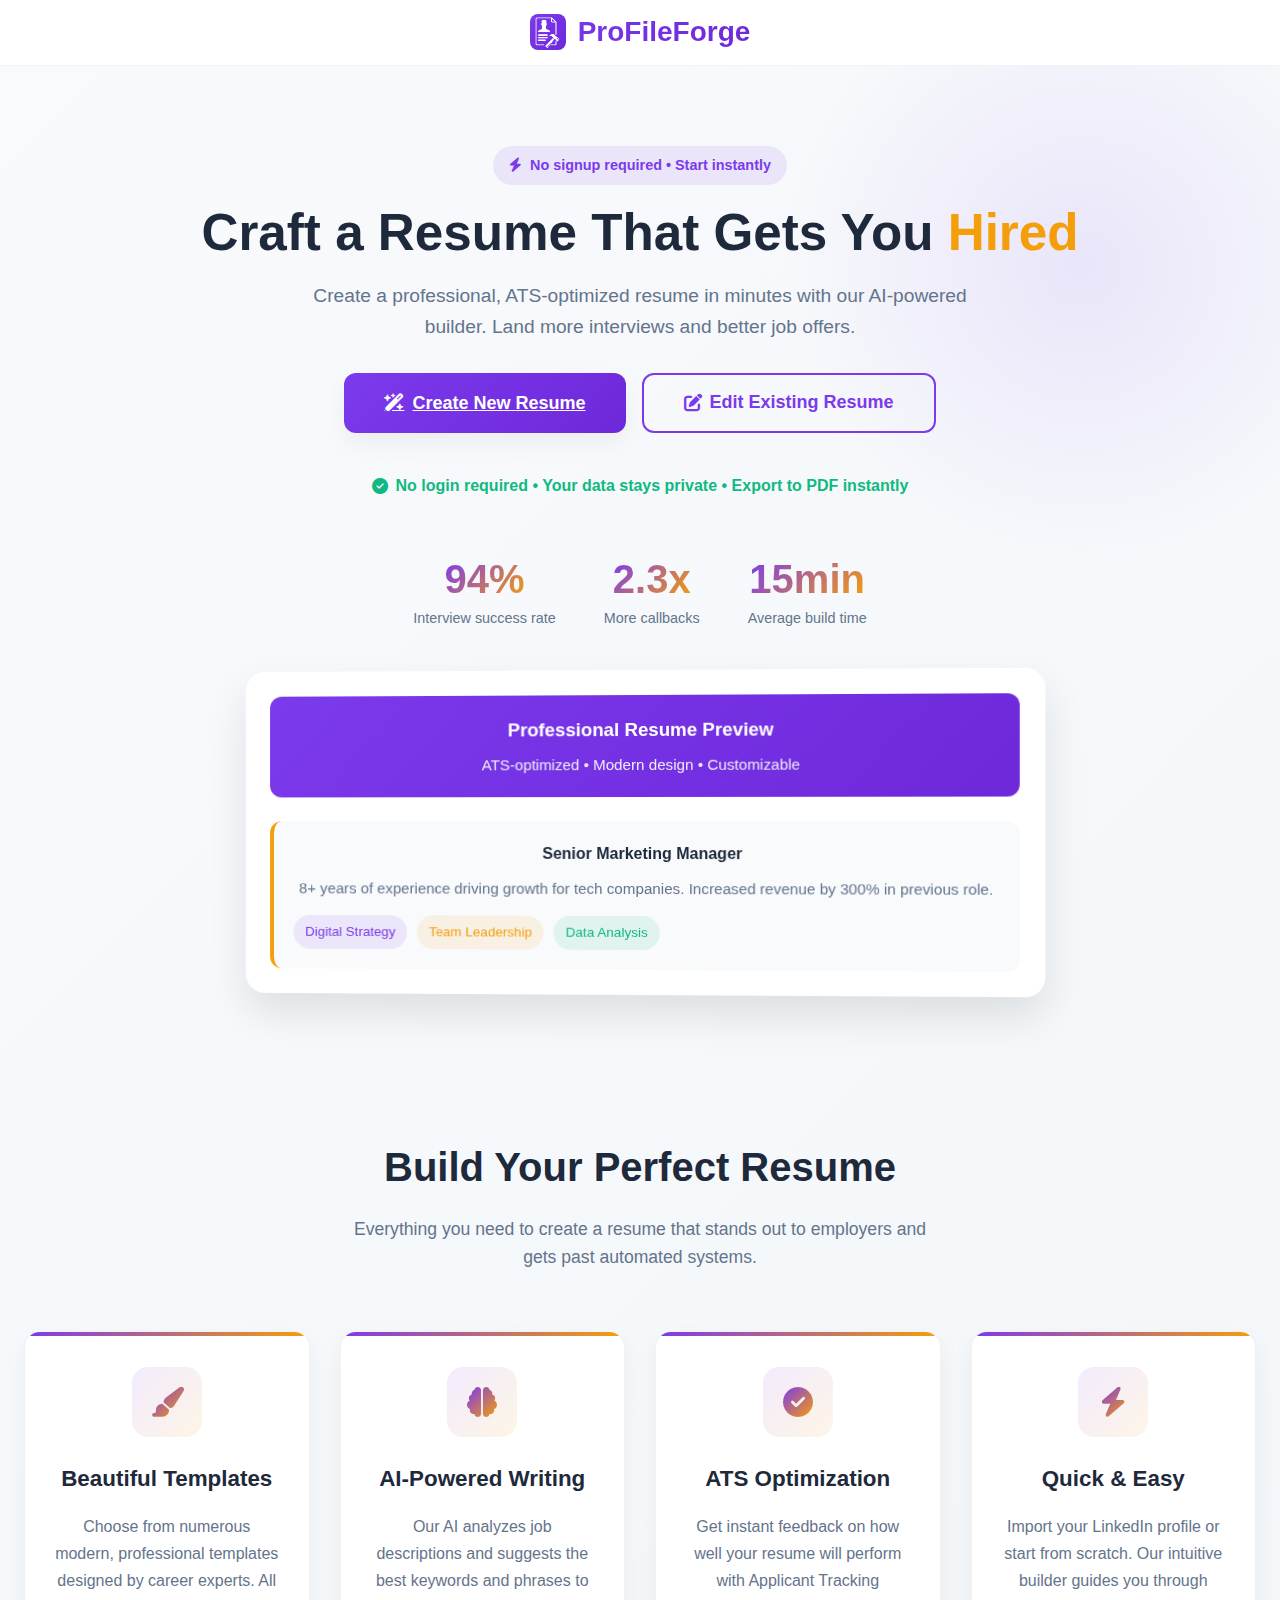
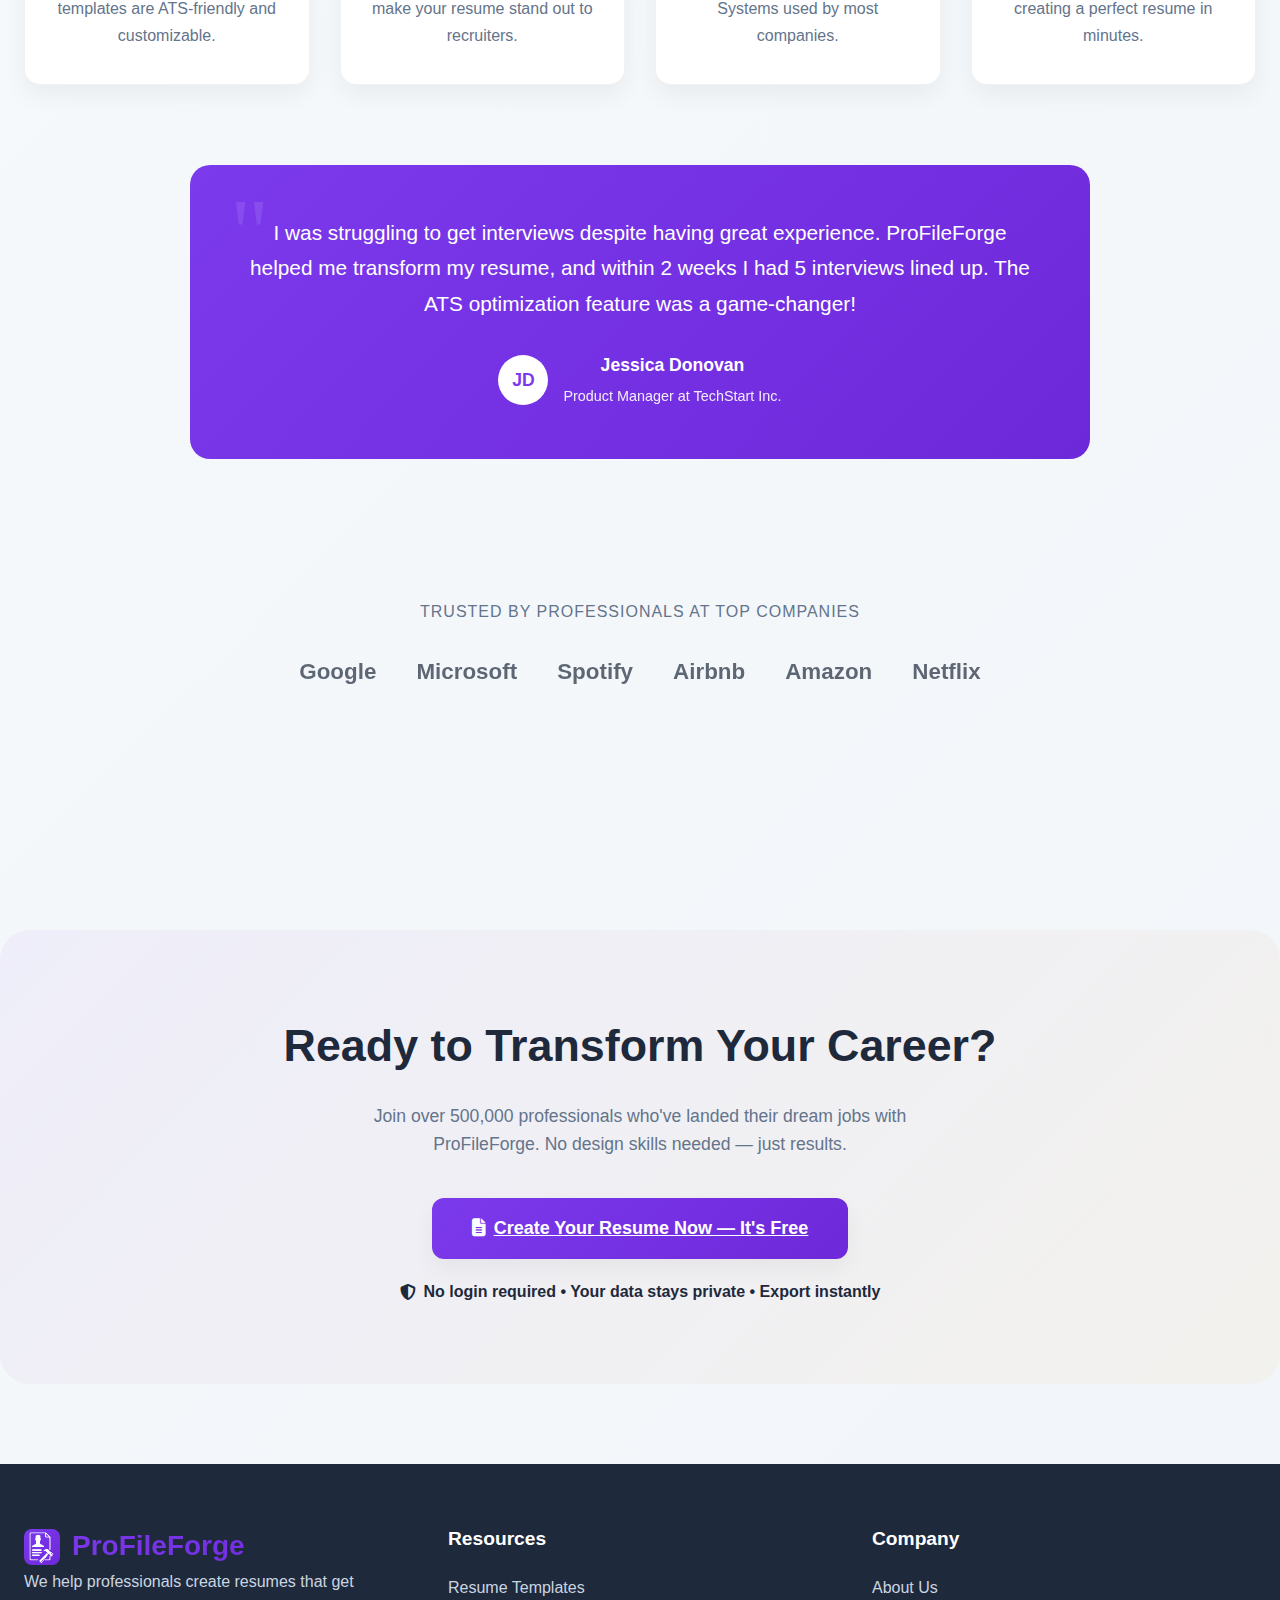
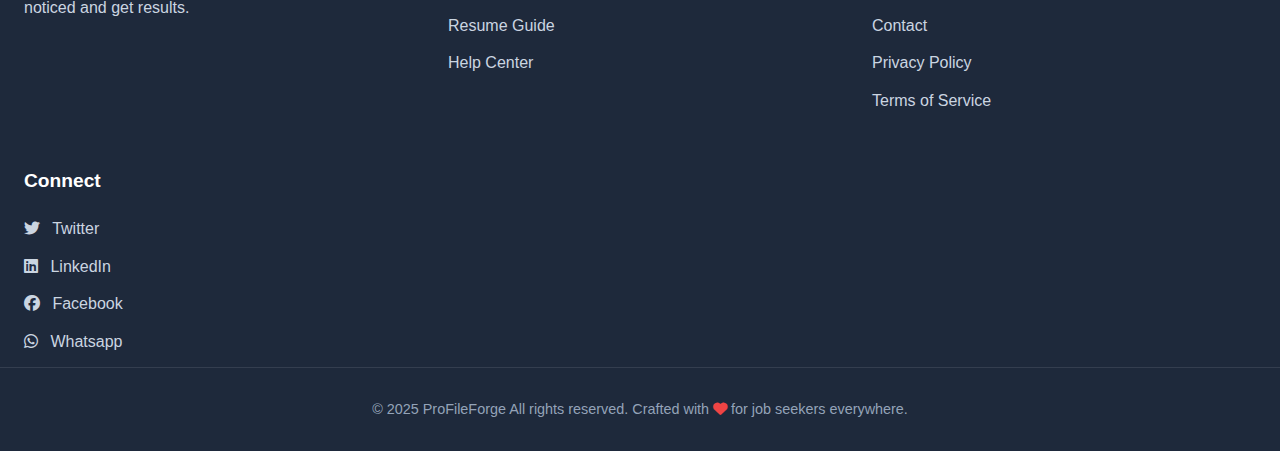
<file: index.html>
<!DOCTYPE html>
<html lang="en">
<head>
    <meta charset="UTF-8">
    <meta name="viewport" content="width=device-width, initial-scale=1.0">
    <meta name="description" content="Create professional, ATS-optimized resumes for free. No signup required. AI-powered resume builder that gets you hired.">
    <meta name="keywords" content="resume builder, free resume maker, ATS resume, professional resume, CV creator, job application">
   <title>ProFileForge | Create Your Perfect Resume</title>
    <link rel="stylesheet" href="https://cdnjs.cloudflare.com/ajax/libs/font-awesome/6.4.0/css/all.min.css">
    <style>
        * {
            margin: 0;
            padding: 0;
            box-sizing: border-box;
            font-family: 'Inter', -apple-system, BlinkMacSystemFont, sans-serif;
        }
        
        :root {
            --primary: #7c3aed;
            --primary-dark: #6d28d9;
            --secondary: #10b981;
            --accent: #f59e0b;
            --dark: #1e293b;
            --light: #f8fafc;
            --gray: #64748b;
            --card-bg: #ffffff;
            --shadow: 0 10px 25px rgba(0, 0, 0, 0.05);
            --shadow-hover: 0 20px 40px rgba(0, 0, 0, 0.1);
        }
        
        body {
            background: linear-gradient(135deg, #f8fafc 0%, #f1f5f9 100%);
            color: var(--dark);
            line-height: 1.6;
            min-height: 100vh;
        }
        
        .container {
            max-width: 1280px;
            margin: 0 auto;
            padding: 0 24px;
        }
        
        /* Header - Simplified */
        header {
            background: rgba(255, 255, 255, 0.98);
            position: sticky;
            top: 0;
            z-index: 100;
            border-bottom: 1px solid rgba(0, 0, 0, 0.05);
            padding: 0px 0;
        }
        
        .header-content {
            display: flex;
            justify-content: center;
            align-items: center;
            padding: 10px 0;
        }
        
        .logo {
            font-size: 28px;
            font-weight: 800;
            background: linear-gradient(135deg, var(--primary) 0%, var(--primary-dark) 100%);
            -webkit-background-clip: text;
            -webkit-text-fill-color: transparent;
            display: flex;
            align-items: center;
            gap: 12px;
        }
        
        .logoicon {
            width: 36px;
            height: 36px;
            background: linear-gradient(135deg, var(--primary) 0%, var(--primary-dark) 100%);
            border-radius: 8px;
            display: flex;
            align-items: center;
            justify-content: center;
            color: black;
        }
        
        
        .hero-badge {
            display: inline-flex;
            align-items: center;
            gap: 8px;
            background: rgba(124, 58, 237, 0.1);
            color: var(--primary);
            padding: 8px 16px;
            border-radius: 50px;
            font-weight: 600;
            margin-bottom: 20px;
            font-size: 0.9rem;
        }
        
        .btn {
            padding: 14px 32px;
            border-radius: 10px;
            font-weight: 600;
            cursor: pointer;
            transition: all 0.3s cubic-bezier(0.4, 0, 0.2, 1);
            border: none;
            font-size: 16px;
            display: inline-flex;
            align-items: center;
            gap: 8px;
        }
        
        .btn-primary {
            background: linear-gradient(135deg, var(--primary) 0%, var(--primary-dark) 100%);
            color: white;
            box-shadow: var(--shadow);
        }
        
        .btn-primary:hover {
            transform: translateY(-4px);
            box-shadow: var(--shadow-hover);
        }
        
        .btn-secondary {
            background: transparent;
            border: 2px solid var(--primary);
            color: var(--primary);
        }
        
        .btn-secondary:hover {
            background: rgba(124, 58, 237, 0.1);
            transform: translateY(-2px);
        }
        
        .btn-large {
            padding: 16px 40px;
            font-size: 18px;
            border-radius: 12px;
        }
        
        /* Modal Styles - RESPONSIVE FIXED */
        .modal-overlay {
            position: fixed;
            top: 0;
            left: 0;
            width: 100%;
            height: 100%;
            background: rgba(0, 0, 0, 0.7);
            display: none;
            justify-content: center;
            align-items: flex-start;
            z-index: 2000;
            backdrop-filter: blur(5px);
            overflow-y: auto;
            padding: 20px;
        }
        
        .modal-overlay.active {
            display: flex;
            animation: fadeIn 0.3s ease;
        }
        
        .modal {
            background: white;
            border-radius: 20px;
            padding: 30px;
            max-width: 500px;
            width: 90%;
            box-shadow: 0 25px 50px rgba(0, 0, 0, 0.2);
            transform: translateY(-20px);
            opacity: 0;
            transition: transform 0.4s, opacity 0.4s;
            position: relative;
            max-height: 90vh;
            overflow-y: auto;
            margin: 20px 0;
        }
        
        .modal-overlay.active .modal {
            transform: translateY(0);
            opacity: 1;
        }
        
        .modal-close {
            position: sticky;
            top: 10px;
            right: 10px;
            background: white;
            border: none;
            font-size: 1.5rem;
            color: var(--gray);
            cursor: pointer;
            width: 40px;
            height: 40px;
            display: flex;
            align-items: center;
            justify-content: center;
            border-radius: 50%;
            transition: all 0.3s;
            z-index: 10;
            box-shadow: var(--shadow);
            float: right;
            margin-bottom: 10px;
        }
        
        .modal-close:hover {
            background: rgba(0, 0, 0, 0.05);
            color: var(--dark);
        }
        
        .modal-header {
            margin-bottom: 20px;
            text-align: center;
            clear: both;
        }
        
        .modal-header h2 {
            font-size: 1.5rem;
            color: var(--dark);
            margin-bottom: 10px;
            line-height: 1.3;
        }
        
        .modal-body {
            margin-bottom: 25px;
            text-align: center;
            max-height: 50vh;
            overflow-y: auto;
        }
        
        .modal-body p {
            color: var(--gray);
            line-height: 1.7;
            font-size: 0.95rem;
        }
        
        .modal-actions {
            display: flex;
            flex-direction: column;
            gap: 12px;
        }
        
        .modal-actions .btn {
            width: 100%;
            justify-content: center;
            padding: 14px;
        }
        
        .modal-icon {
            font-size: 2.5rem;
            margin-bottom: 15px;
            background: linear-gradient(135deg, var(--primary) 0%, var(--accent) 100%);
            -webkit-background-clip: text;
            -webkit-text-fill-color: transparent;
        }
        
        .option-card {
            background: var(--light);
            border: 2px solid transparent;
            border-radius: 12px;
            padding: 15px;
            margin-bottom: 12px;
            cursor: pointer;
            transition: all 0.3s;
            text-align: left;
        }
        
        .option-card:hover {
            border-color: var(--primary);
            background: white;
            transform: translateY(-2px);
        }
        
        .option-card.selected {
            border-color: var(--primary);
            background: rgba(124, 58, 237, 0.05);
        }
        
        .option-card h4 {
            display: flex;
            align-items: center;
            gap: 10px;
            margin-bottom: 6px;
            color: var(--dark);
            font-size: 0.95rem;
        }
        
        .option-card p {
            color: var(--gray);
            font-size: 0.85rem;
            margin-left: 34px;
            line-height: 1.5;
        }
        
        .linkedin-btn {
            background-color: #0077b5;
            color: white;
            border: none;
        }
        
        .linkedin-btn:hover {
            background-color: #006097;
            transform: translateY(-2px);
        }
        
        .modal-scrollable .modal-body {
            max-height: 60vh;
            overflow-y: auto;
            padding-right: 5px;
        }
        
        .modal-scrollable .modal-body::-webkit-scrollbar {
            width: 5px;
        }
        
        .modal-scrollable .modal-body::-webkit-scrollbar-track {
            background: #f1f1f1;
            border-radius: 10px;
        }
        
        .modal-scrollable .modal-body::-webkit-scrollbar-thumb {
            background: #888;
            border-radius: 10px;
        }
        
        .modal-scrollable .modal-body::-webkit-scrollbar-thumb:hover {
            background: #555;
        }
        
        @keyframes fadeIn {
            from { opacity: 0; }
            to { opacity: 1; }
        }
        
        /* Hero Section */
        .hero {
            padding: 80px 0 60px;
            position: relative;
            overflow: hidden;
            text-align: center;
        }
        
        .hero::before {
            content: '';
            position: absolute;
            top: -100px;
            right: -100px;
            width: 600px;
            height: 600px;
            background: radial-gradient(circle, rgba(124, 58, 237, 0.1) 0%, rgba(124, 58, 237, 0) 70%);
            z-index: 0;
        }
        
        .hero-content {
            position: relative;
            z-index: 1;
        }
        
        .hero-text h1 {
            font-size: 3.2rem;
            font-weight: 800;
            line-height: 1.1;
            margin-bottom: 20px;
            color: var(--dark);
        }
        
        .hero-text p {
            font-size: 1.2rem;
            color: var(--gray);
            margin-bottom: 30px;
            max-width: 700px;
            margin-left: auto;
            margin-right: auto;
        }
        
        .action-buttons {
            display: flex;
            gap: 16px;
            justify-content: center;
            flex-wrap: wrap;
            margin-bottom: 40px;
        }
        
        .hero-visual {
            background: white;
            border-radius: 20px;
            padding: 25px;
            box-shadow: var(--shadow-hover);
            max-width: 800px;
            margin: 40px auto 0;
            transform: perspective(1000px) rotateY(-2deg);
            transition: transform 0.5s;
        }
        
        .hero-visual:hover {
            transform: perspective(1000px) rotateY(0deg);
        }
        
        .stats {
            display: flex;
            justify-content: center;
            gap: 48px;
            margin-top: 60px;
            flex-wrap: wrap;
        }
        
        .stat-item {
            display: flex;
            flex-direction: column;
            align-items: center;
        }
        
        .stat-number {
            font-size: 2.5rem;
            font-weight: 800;
            background: linear-gradient(135deg, var(--primary) 0%, var(--accent) 100%);
            -webkit-background-clip: text;
            -webkit-text-fill-color: transparent;
            line-height: 1;
        }
        
        .stat-text {
            color: var(--gray);
            font-size: 0.9rem;
            margin-top: 8px;
            text-align: center;
        }
        
        /* Features Section */
        .section-title {
            text-align: center;
            margin-bottom: 60px;
        }
        
        .section-title h2 {
            font-size: 2.5rem;
            font-weight: 800;
            margin-bottom: 16px;
            color: var(--dark);
        }
        
        .section-title p {
            color: var(--gray);
            max-width: 600px;
            margin: 0 auto;
            font-size: 1.1rem;
        }
        
        .features {
            padding: 80px 0;
        }
        
        .features-grid {
            display: grid;
            grid-template-columns: repeat(auto-fit, minmax(280px, 1fr));
            gap: 30px;
            margin-bottom: 80px;
        }
        
        .feature-card {
            background: var(--card-bg);
            border-radius: 16px;
            padding: 35px 30px;
            box-shadow: var(--shadow);
            transition: all 0.4s;
            border: 1px solid rgba(0, 0, 0, 0.05);
            text-align: center;
            position: relative;
            overflow: hidden;
        }
        
        .feature-card::before {
            content: '';
            position: absolute;
            top: 0;
            left: 0;
            width: 100%;
            height: 4px;
            background: linear-gradient(90deg, var(--primary) 0%, var(--accent) 100%);
        }
        
        .feature-card:hover {
            transform: translateY(-10px);
            box-shadow: var(--shadow-hover);
        }
        
        .feature-icon {
            width: 70px;
            height: 70px;
            background: linear-gradient(135deg, rgba(124, 58, 237, 0.1) 0%, rgba(245, 158, 11, 0.1) 100%);
            border-radius: 16px;
            display: flex;
            align-items: center;
            justify-content: center;
            margin: 0 auto 24px;
        }
        
        .feature-icon i {
            font-size: 30px;
            background: linear-gradient(135deg, var(--primary) 0%, var(--accent) 100%);
            -webkit-background-clip: text;
            -webkit-text-fill-color: transparent;
        }
        
        .feature-card h3 {
            font-size: 1.4rem;
            margin-bottom: 16px;
            color: var(--dark);
        }
        
        .feature-card p {
            color: var(--gray);
            line-height: 1.7;
        }
        
        /* Testimonial */
        .testimonial {
            background: linear-gradient(135deg, var(--primary) 0%, var(--primary-dark) 100%);
            border-radius: 20px;
            padding: 50px;
            color: white;
            margin: 80px auto;
            max-width: 900px;
            text-align: center;
            position: relative;
            overflow: hidden;
        }
        
        .testimonial::before {
            content: '"';
            position: absolute;
            top: 20px;
            left: 40px;
            font-size: 6rem;
            color: rgba(255, 255, 255, 0.1);
            font-family: serif;
            line-height: 1;
        }
        
        .testimonial p {
            font-size: 1.3rem;
            margin-bottom: 30px;
            position: relative;
            z-index: 1;
            line-height: 1.7;
        }
        
        .testimonial-author {
            display: flex;
            align-items: center;
            justify-content: center;
            gap: 15px;
        }
        
        .author-avatar {
            width: 50px;
            height: 50px;
            border-radius: 50%;
            background: white;
            display: flex;
            align-items: center;
            justify-content: center;
            color: var(--primary);
            font-weight: 700;
            font-size: 1.1rem;
        }
        
        .author-info h4 {
            margin-bottom: 5px;
            font-size: 1.1rem;
        }
        
        .author-info p {
            font-size: 0.9rem;
            opacity: 0.9;
            margin: 0;
        }
        
        /* Companies */
        .companies {
            padding: 60px 0;
            text-align: center;
        }
        
        .companies h3 {
            margin-bottom: 30px;
            color: var(--gray);
            font-weight: 500;
            font-size: 1rem;
            text-transform: uppercase;
            letter-spacing: 1px;
        }
        
        .company-logos {
            display: flex;
            justify-content: center;
            align-items: center;
            flex-wrap: wrap;
            gap: 40px;
            margin-bottom: 40px;
        }
        
        .company-logo {
            font-weight: 700;
            font-size: 1.4rem;
            color: var(--dark);
            opacity: 0.7;
            transition: all 0.3s;
        }
        
        .company-logo:hover {
            opacity: 1;
            transform: translateY(-4px);
        }
        
        /* CTA */
        .cta {
            text-align: center;
            padding: 80px 0;
            position: relative;
            overflow: hidden;
            background: linear-gradient(135deg, rgba(124, 58, 237, 0.05) 0%, rgba(245, 158, 11, 0.05) 100%);
            border-radius: 30px;
            margin: 60px 0;
        }
        
        .cta h2 {
            font-size: 2.8rem;
            margin-bottom: 20px;
            color: var(--dark);
            font-weight: 800;
        }
        
        .cta p {
            max-width: 600px;
            margin: 0 auto 40px;
            font-size: 1.1rem;
            color: var(--gray);
        }
        
        /* Footer */
        footer {
            background: var(--dark);
            color: white;
            padding: 60px 0 30px;
            margin-top: 80px;
        }
        
        .footer-content {
            display: grid;
            grid-template-columns: repeat(auto-fit, minmax(250px, 1fr));
            gap: 40px;
            margin-bottom: 40px;
        }
        
        .footer-section h3 {
            font-size: 1.2rem;
            margin-bottom: 20px;
            font-weight: 700;
        }
        
        .footer-links {
            list-style: none;
        }
        
        .footer-links li {
            margin-bottom: 12px;
        }
        
        .footer-links a {
            color: #cbd5e1;
            text-decoration: none;
            transition: color 0.3s;
        }
        
        .footer-links a:hover {
            color: white;
        }
        
        .copyright {
            text-align: center;
            padding-top: 30px;
            border-top: 1px solid rgba(255, 255, 255, 0.1);
            color: #94a3b8;
            font-size: 0.9rem;
        }
        
        .no-login-note {
            display: flex;
            align-items: center;
            justify-content: center;
            gap: 8px;
            margin-top: 20px;
            color: var(--secondary);
            font-weight: 600;
        }
        
        .no-login-note i {
            font-size: 1rem;
        }
        
        /* Responsive */
        @media (max-width: 768px) {
            .hero {
                padding: 60px 0 40px;
            }
            
            .hero-text h1 {
                font-size: 2.5rem;
            }
            
            .hero-text p {
                font-size: 1.1rem;
            }
            
            .action-buttons {
                flex-direction: column;
                align-items: center;
            }
            
            .action-buttons .btn {
                width: 100%;
                max-width: 300px;
                justify-content: center;
            }
            
            .stats {
                gap: 30px;
            }
            
            .stat-item {
                min-width: 120px;
            }
            
            .section-title h2 {
                font-size: 2rem;
            }
            
            .testimonial {
                padding: 30px 20px;
            }
            
            .testimonial p {
                font-size: 1.1rem;
            }
            
            .cta h2 {
                font-size: 2.2rem;
            }
            
            .modal {
                padding: 20px;
                width: 95%;
                max-height: 85vh;
                margin: 10px 0;
                border-radius: 15px;
            }
            
            .modal-header h2 {
                font-size: 1.3rem;
            }
            
            .modal-body {
                max-height: 60vh;
            }
            
            .option-card {
                padding: 12px;
            }
            
            .option-card h4 {
                font-size: 0.9rem;
            }
            
            .option-card p {
                font-size: 0.8rem;
                margin-left: 28px;
            }
            
            .modal-actions .btn {
                padding: 12px;
                font-size: 0.95rem;
            }
            
            .modal-icon {
                font-size: 2rem;
            }
        }
        
        @media (max-width: 480px) {
            .modal-overlay {
                padding: 10px;
            }
            
            .modal {
                padding: 15px;
                width: 98%;
                max-height: 90vh;
            }
            
            .modal-header h2 {
                font-size: 1.2rem;
            }
            
            .modal-body p {
                font-size: 0.9rem;
            }
            
            .option-card h4 {
                flex-wrap: wrap;
            }
            
            .option-card p {
                margin-left: 0;
                margin-top: 5px;
            }
            
            .modal-close {
                width: 35px;
                height: 35px;
                font-size: 1.3rem;
            }
        }
    </style>
</head>
<body>
    <!-- Modal Overlay -->
    <div class="modal-overlay" id="modalOverlay">
        <div class="modal">
            <button class="modal-close" id="modalClose">&times;</button>
            <div class="modal-content">
                <div class="modal-header">
                    <div class="modal-icon">
                        <i class="fas fa-edit" id="modalIcon"></i>
                    </div>
                    <h2 id="modalTitle">Edit Existing Resume</h2>
                </div>
                <div class="modal-body" id="modalBody">
                    <p id="modalMessage">Choose where you'd like to load your resume from:</p>
                    
                    <div class="option-card" id="localStorageOption">
                        <h4>
                            <i class="fas fa-database"></i>
                            <span>Load from Browser Storage</span>
                        </h4>
                        <p>Continue editing a resume you previously saved in this browser</p>
                    </div>
                    
                    <div class="option-card" id="linkedinOption">
                        <h4>
                            <i class="fab fa-linkedin"></i>
                            <span>Import from LinkedIn</span>
                        </h4>
                        <p>Connect your LinkedIn account to import your profile information</p>
                    </div>
                    
                    <div class="option-card" id="uploadOption">
                        <h4>
                            <i class="fas fa-upload"></i>
                            <span>Upload Resume File</span>
                        </h4>
                        <p>Upload an existing resume file (PDF, DOCX, TXT) to edit</p>
                    </div>
                </div>
                <div class="modal-actions" id="modalActions">
                    <button class="btn btn-primary" id="modalPrimaryBtn" disabled>Continue</button>
                    <button class="btn btn-secondary" id="modalSecondaryBtn">Cancel</button>
                </div>
            </div>
        </div>
    </div>

    <!-- Header -->
    <header>
        <div class="container">
            <div class="header-content">
                <div class="logo">
                    <img src="logo.png" class="logoicon"></img>
                    <span>ProFileForge</span>
                </div>
            </div>
        </div>
    </header>

    <!-- Hero Section -->
    <section class="hero">
        <div class="container">
            <div class="hero-content">
                <div class="hero-text">
                    <div class="hero-badge">
                        <i class="fas fa-bolt"></i>
                        <span>No signup required • Start instantly</span>
                    </div>
                    
                    <h1>Craft a Resume That Gets You <span style="color: var(--accent)">Hired</span></h1>
                    
                    <p>Create a professional, ATS-optimized resume in minutes with our AI-powered builder. Land more interviews and better job offers.</p>
                    
                    <div class="action-buttons">
                        <a href="form.html" class="btn btn-primary btn-large" id="createBtn">
                            <i class="fas fa-wand-magic-sparkles"></i> Create New Resume
                        </a>
                        <button class="btn btn-secondary btn-large" id="editBtn">
                            <i class="fas fa-edit"></i> Edit Existing Resume
                        </button>
                    </div>
                    
                    <div class="no-login-note">
                        <i class="fas fa-check-circle"></i>
                        <span>No login required • Your data stays private • Export to PDF instantly</span>
                    </div>
                    
                    <div class="stats">
                        <div class="stat-item">
                            <div class="stat-number">94%</div>
                            <div class="stat-text">Interview success rate</div>
                        </div>
                        <div class="stat-item">
                            <div class="stat-number">2.3x</div>
                            <div class="stat-text">More callbacks</div>
                        </div>
                        <div class="stat-item">
                            <div class="stat-number">15min</div>
                            <div class="stat-text">Average build time</div>
                        </div>
                    </div>
                </div>
                
                <div class="hero-visual">
                    <div style="background: linear-gradient(135deg, var(--primary) 0%, var(--primary-dark) 100%); color: white; padding: 20px; border-radius: 12px; margin-bottom: 24px;">
                        <h3 style="color: white; margin-bottom: 8px;">Professional Resume Preview</h3>
                        <p style="opacity: 0.9; font-size: 0.95rem;">ATS-optimized • Modern design • Customizable</p>
                    </div>
                    <div style="background: var(--light); padding: 20px; border-radius: 12px; border-left: 4px solid var(--accent);">
                        <h4 style="color: var(--dark); margin-bottom: 10px;">Senior Marketing Manager</h4>
                        <p style="color: var(--gray); font-size: 0.95rem; margin-bottom: 15px;">8+ years of experience driving growth for tech companies. Increased revenue by 300% in previous role.</p>
                        <div style="display: flex; gap: 10px; flex-wrap: wrap;">
                            <span style="background: rgba(124, 58, 237, 0.1); color: var(--primary); padding: 6px 12px; border-radius: 20px; font-size: 0.85rem;">Digital Strategy</span>
                            <span style="background: rgba(245, 158, 11, 0.1); color: var(--accent); padding: 6px 12px; border-radius: 20px; font-size: 0.85rem;">Team Leadership</span>
                            <span style="background: rgba(16, 185, 129, 0.1); color: var(--secondary); padding: 6px 12px; border-radius: 20px; font-size: 0.85rem;">Data Analysis</span>
                        </div>
                    </div>
                </div>
            </div>
        </div>
    </section>

    <!-- Features Section -->
    <section class="features" id="features">
        <div class="container">
            <div class="section-title">
                <h2>Build Your Perfect Resume</h2>
                <p>Everything you need to create a resume that stands out to employers and gets past automated systems.</p>
            </div>
            
            <div class="features-grid">
                <div class="feature-card">
                    <div class="feature-icon">
                        <i class="fas fa-paint-brush"></i>
                    </div>
                    <h3>Beautiful Templates</h3>
                    <p>Choose from numerous modern, professional templates designed by career experts. All templates are ATS-friendly and customizable.</p>
                </div>
                
                <div class="feature-card">
                    <div class="feature-icon">
                        <i class="fas fa-brain"></i>
                    </div>
                    <h3>AI-Powered Writing</h3>
                    <p>Our AI analyzes job descriptions and suggests the best keywords and phrases to make your resume stand out to recruiters.</p>
                </div>
                
                <div class="feature-card">
                    <div class="feature-icon">
                        <i class="fas fa-check-circle"></i>
                    </div>
                    <h3>ATS Optimization</h3>
                    <p>Get instant feedback on how well your resume will perform with Applicant Tracking Systems used by most companies.</p>
                </div>
                
                <div class="feature-card">
                    <div class="feature-icon">
                        <i class="fas fa-bolt"></i>
                    </div>
                    <h3>Quick & Easy</h3>
                    <p>Import your LinkedIn profile or start from scratch. Our intuitive builder guides you through creating a perfect resume in minutes.</p>
                </div>
            </div>
            
            <!-- Testimonial -->
            <div class="testimonial">
                <p>I was struggling to get interviews despite having great experience. ProFileForge helped me transform my resume, and within 2 weeks I had 5 interviews lined up. The ATS optimization feature was a game-changer!</p>
                <div class="testimonial-author">
                    <div class="author-avatar">JD</div>
                    <div class="author-info">
                        <h4>Jessica Donovan</h4>
                        <p>Product Manager at TechStart Inc.</p>
                    </div>
                </div>
            </div>
            
            <!-- Companies -->
            <div class="companies">
                <h3>Trusted by professionals at top companies</h3>
                <div class="company-logos">
                    <div class="company-logo">Google</div>
                    <div class="company-logo">Microsoft</div>
                    <div class="company-logo">Spotify</div>
                    <div class="company-logo">Airbnb</div>
                    <div class="company-logo">Amazon</div>
                    <div class="company-logo">Netflix</div>
                </div>
            </div>
        </div>
    </section>

    <!-- CTA Section -->
    <section class="cta">
        <div class="container">
            <div class="cta-content">
                <h2>Ready to Transform Your Career?</h2>
                <p>Join over 500,000 professionals who've landed their dream jobs with ProFileForge. No design skills needed — just results.</p>
                <a href="form.html" class="btn btn-primary btn-large" id="finalCtaBtn">
                    <i class="fas fa-file-alt"></i> Create Your Resume Now — It's Free
                </a>
                <div class="no-login-note" style="color: var(--dark);">
                    <i class="fas fa-shield-alt"></i>
                    <span>No login required • Your data stays private • Export instantly</span>
                </div>
            </div>
        </div>
    </section>

    <!-- Footer -->
    <footer>
        <div class="container">
            <div class="footer-content">
                <div class="footer-section">
                    <aside class="logo">
                    <img src="logo.png" class="logoicon"></i>
                    <span>ProFileForge</span>
                    </aside>
                    <p style="color: #cbd5e1; margin-bottom: 20px;">We help professionals create resumes that get noticed and get results.</p>
                </div>
                
                <div class="footer-section">
                    <h3>Resources</h3>
                    <ul class="footer-links">
                        <li><a href="#" id="templatesLink">Resume Templates</a></li>
                        <li><a href="guide.html" id="guideLink">Resume Guide</a></li>
                        <li><a href="help.html" id="helpLink">Help Center</a></li>
                    </ul>
                </div>
                
                <div class="footer-section">
                    <h3>Company</h3>
                    <ul class="footer-links">
                        <li><a href="about.html" id="aboutLink">About Us</a></li>
                        <li><a href="contact.html" id="contactLink">Contact</a></li>
                        <li><a href="privacy.html" id="privacyLink">Privacy Policy</a></li>
                        <li><a href="terms.html" id="termsLink">Terms of Service</a></li>
                    </ul>
                </div>
            </div>
            
         <div class="footer-section">
                    <h3>Connect</h3>
                    <ul class="footer-links">
                        <li><a href="https://x.com/onlybossfx?t=hjtGjTXIR_pgYOr9toy4RQ&s=09"><i class="fab fa-twitter" style="margin-right: 8px;"></i> Twitter</a></li>
                        <li><a href="https://www.linkedin.com/in/emmanuel-jonah-6504b0370?utm_source=share&utm_campaign=share_via&utm_content=profile&utm_medium=android_app"><i class="fab fa-linkedin" style="margin-right: 8px;"></i> LinkedIn</a></li>
                        <li><a href="https://www.facebook.com/OnlyBossfx"><i class="fab fa-facebook" style="margin-right: 8px;"></i> Facebook</a></li>
                        <li><a href="https://wa.me/2348120913984"><i class="fab fa-whatsapp" style="margin-right: 8px;"></i> Whatsapp</a></li>
                    </ul>
                </div>
            </div>
    
            <div class="copyright">
                <p>© 2025 ProFileForge All rights reserved. Crafted with <i class="fas fa-heart" style="color: #ef4444;"></i> for job seekers everywhere.</p>
            </div>
        </div>
    </footer>

    <script>
        // Modal functionality
        const modalOverlay = document.getElementById('modalOverlay');
        const modalClose = document.getElementById('modalClose');
        const modalTitle = document.getElementById('modalTitle');
        const modalMessage = document.getElementById('modalMessage');
        const modalIcon = document.getElementById('modalIcon');
        const modalBody = document.getElementById('modalBody');
        let modalPrimaryBtn = document.getElementById('modalPrimaryBtn');
        const modalSecondaryBtn = document.getElementById('modalSecondaryBtn');
        
        // Option cards
        const localStorageOption = document.getElementById('localStorageOption');
        const linkedinOption = document.getElementById('linkedinOption');
        const uploadOption = document.getElementById('uploadOption');
        
        let selectedOption = null;
        let currentModalHandler = null;
        
        // Clean setup for modal button
        function setupModalButton() {
            const newBtn = modalPrimaryBtn.cloneNode(true);
            modalPrimaryBtn.parentNode.replaceChild(newBtn, modalPrimaryBtn);
            return document.getElementById('modalPrimaryBtn');
        }
        
        // Reinitialize button
        modalPrimaryBtn = setupModalButton();
        
        // Show modal function with scrollable option
        function showModal(title, message, iconClass = 'fas fa-edit', isScrollable = false) {
            modalTitle.textContent = title;
            modalMessage.textContent = message;
            modalIcon.className = iconClass;
            modalOverlay.classList.add('active');
            document.body.style.overflow = 'hidden';
            
            // Add scrollable class if needed
            if (isScrollable) {
                modalBody.parentElement.classList.add('modal-scrollable');
            } else {
                modalBody.parentElement.classList.remove('modal-scrollable');
            }
            
            // Reset selection and handler
            selectedOption = null;
            currentModalHandler = null;
            modalPrimaryBtn.disabled = true;
            modalPrimaryBtn.textContent = 'Continue';
            
            // Remove selected class from all options
            [localStorageOption, linkedinOption, uploadOption].forEach(option => {
                option.classList.remove('selected');
            });
            
            // Scroll to top
            modalBody.scrollTop = 0;
        }
        
        // Close modal function
        function closeModal() {
            modalOverlay.classList.remove('active');
            document.body.style.overflow = 'auto';
        }
        
        // Modal event listeners
        modalClose.addEventListener('click', closeModal);
        modalSecondaryBtn.addEventListener('click', closeModal);
        
        // Close modal when clicking outside
        modalOverlay.addEventListener('click', (e) => {
            if (e.target === modalOverlay) {
                closeModal();
            }
        });
        
        // Escape key to close modal
        document.addEventListener('keydown', (e) => {
            if (e.key === 'Escape' && modalOverlay.classList.contains('active')) {
                closeModal();
            }
        });
        
        // Option selection
        [localStorageOption, linkedinOption, uploadOption].forEach(option => {
            option.addEventListener('click', () => {
                // Remove selected class from all options
                [localStorageOption, linkedinOption, uploadOption].forEach(opt => {
                    opt.classList.remove('selected');
                });
                
                // Add selected class to clicked option
                option.classList.add('selected');
                selectedOption = option.id;
                modalPrimaryBtn.disabled = false;
                
                // Update button text based on selection
                if (selectedOption === 'localStorageOption') {
                    modalPrimaryBtn.textContent = 'Load from Storage';
                    currentModalHandler = handleLocalStorage;
                } else if (selectedOption === 'linkedinOption') {
                    modalPrimaryBtn.textContent = 'Import from LinkedIn';
                    currentModalHandler = handleLinkedInImport;
                } else if (selectedOption === 'uploadOption') {
                    modalPrimaryBtn.textContent = 'Upload File';
                    currentModalHandler = handleFileUpload;
                }
            });
        });
        
        // Primary button action
        modalPrimaryBtn.addEventListener('click', () => {
            if (!selectedOption || !currentModalHandler) return;
            currentModalHandler();
        });
        
        // Handle localStorage option
        function handleLocalStorage() {
            const savedResume = localStorage.getItem('ProFileForgeData');
            
            if (!savedResume) {
                showNoDataFound();
                return;
            }
            
            modalIcon.className = 'fas fa-spinner fa-spin';
            modalPrimaryBtn.disabled = true;
            modalPrimaryBtn.textContent = 'Loading...';
            modalMessage.textContent = 'Loading your saved resume data...';
            
            setTimeout(() => {
                try {
                    const resumeData = JSON.parse(savedResume);
                    
                    if (!isValidResumeData(resumeData)) {
                        showDataError();
                        return;
                    }
                    
                    showResumeLoaded(resumeData, savedResume);
                    
                } catch (error) {
                    showDataError();
                }
            }, 1000);
        }
        
        // Validate resume data structure
        function isValidResumeData(data) {
            if (!data || typeof data !== 'object') return false;
            
            const hasBasics = data.basics && typeof data.basics === 'object';
            const hasWork = Array.isArray(data.work);
            const hasEducation = Array.isArray(data.education);
            const hasSkills = Array.isArray(data.skills);
            
            return hasBasics || (hasWork && data.work.length > 0) || (hasEducation && data.education.length > 0);
        }
        
        // Show no data found state
        function showNoDataFound() {
            modalIcon.className = 'fas fa-exclamation-circle';
            modalMessage.textContent = 'No saved resume found in your browser storage. Please create a new resume or upload a file.';
            modalPrimaryBtn.textContent = 'Create New Instead';
            modalPrimaryBtn.disabled = false;
            currentModalHandler = () => {
                closeModal();
                window.location.href = 'form.html';
            };
        }
        
        // Show resume loaded successfully
        function showResumeLoaded(resumeData, savedResume) {
            closeModal();
            
            showModal(
                'Resume Loaded!',
                `Successfully loaded resume for ${resumeData.basics?.name || 'Anonymous'}. Ready to edit!`,
                'fas fa-check-circle'
            );
            
            modalPrimaryBtn.textContent = 'Go to Editor';
            modalPrimaryBtn.disabled = false;
            currentModalHandler = () => {
                closeModal();
                window.location.href = `form.html?edit=${encodeURIComponent(savedResume)}`;
            };
        }
        
        // Show data error state
        function showDataError() {
            modalIcon.className = 'fas fa-exclamation-triangle';
            modalMessage.textContent = 'Error loading saved resume. The data might be corrupted.';
            modalPrimaryBtn.textContent = 'Start Fresh';
            modalPrimaryBtn.disabled = false;
            
            currentModalHandler = () => {
                closeModal();
                localStorage.removeItem('ProFileForgeData');
                window.location.href = 'form.html';
            };
        }
        
        // Handle LinkedIn import - FIXED: Coming Soon message
        function handleLinkedInImport() {
            modalIcon.className = 'fas fa-clock';
            modalMessage.innerHTML = `
                <div style="text-align: center; padding: 20px;">
                    <div style="font-size: 3rem; color: var(--accent); margin-bottom: 15px;">
                        <i class="fas fa-clock"></i>
                    </div>
                    <h3 style="color: var(--dark); margin-bottom: 10px;">Coming Soon!</h3>
                    <p style="color: var(--gray); margin-bottom: 20px;">
                        LinkedIn integration is currently under development.<br>
                        You can still create an amazing resume by filling out the form manually.
                    </p>
                    <div style="background: rgba(245, 158, 11, 0.1); padding: 10px; border-radius: 8px; margin: 15px 0;">
                        <i class="fas fa-lightbulb" style="color: var(--accent);"></i>
                        <span style="color: var(--dark); font-weight: 600;">Tip:</span>
                        <span style="color: var(--gray);"> You can copy-paste from your LinkedIn profile</span>
                    </div>
                </div>
            `;
            
            modalPrimaryBtn.textContent = 'Start Manually';
            modalPrimaryBtn.disabled = false;
            
            currentModalHandler = () => {
                closeModal();
                window.location.href = 'form.html';
            };
        }
        
        // Handle file upload
        function handleFileUpload() {
            const fileInput = document.createElement('input');
            fileInput.type = 'file';
            fileInput.accept = '.pdf,.doc,.docx,.txt,.rtf';
            fileInput.style.display = 'none';
            
            fileInput.addEventListener('change', (e) => {
                const file = e.target.files[0];
                if (!file) return;
                
                if (!validateFile(file)) {
                    showFileError('Invalid file type or size. Please upload PDF, DOC, DOCX, TXT, or RTF files under 5MB.');
                    return;
                }
                
                processFileUpload(file);
            });
            
            document.body.appendChild(fileInput);
            fileInput.click();
            setTimeout(() => {
                document.body.removeChild(fileInput);
            }, 1000);
        }
        
        function validateFile(file) {
            const validTypes = [
                'application/pdf',
                'application/msword',
                'application/vnd.openxmlformats-officedocument.wordprocessingml.document',
                'text/plain',
                'application/rtf',
                'text/rtf'
            ];
            
            const maxSize = 5 * 1024 * 1024;
            
            return validTypes.includes(file.type) && file.size <= maxSize;
        }
        
        function processFileUpload(file) {
            modalIcon.className = 'fas fa-spinner fa-spin';
            modalPrimaryBtn.disabled = true;
            modalMessage.textContent = `Processing ${file.name}...`;
            
            setTimeout(() => {
                modalIcon.className = 'fas fa-check-circle';
                modalMessage.innerHTML = `
                    Successfully processed <strong>${file.name}</strong>!<br><br>
                    <small>Ready to edit your uploaded resume.</small>
                `;
                modalPrimaryBtn.textContent = 'Start Editing';
                modalPrimaryBtn.disabled = false;
                
                sessionStorage.setItem('uploadedFile', JSON.stringify({
                    fileName: file.name,
                    fileType: file.type,
                    fileSize: file.size,
                    uploadedAt: new Date().toISOString()
                }));
                
                currentModalHandler = () => {
                    closeModal();
                    window.location.href = `form.html?upload=${encodeURIComponent(file.name)}`;
                };
            }, 2000);
        }
        
        function showFileError(message) {
            modalIcon.className = 'fas fa-exclamation-triangle';
            modalMessage.textContent = message;
            modalPrimaryBtn.textContent = 'Try Another File';
            modalPrimaryBtn.disabled = false;
            
            currentModalHandler = () => {
                modalIcon.className = 'fas fa-upload';
                modalMessage.textContent = 'Upload an existing resume file (PDF, DOCX, TXT) to edit';
                modalPrimaryBtn.textContent = 'Upload File';
                modalPrimaryBtn.disabled = false;
                
                setTimeout(() => {
                    handleFileUpload();
                }, 300);
            };
        }
        
        // Edit button opens modal
        document.getElementById('editBtn').addEventListener('click', () => {
            showModal(
                'Edit Existing Resume',
                'Choose where you\'d like to load your resume from:'
            );
        });
        
        // Demo function for testing
        window.demoSaveResume = function() {
            const demoResume = {
                basics: {
                    name: "John Doe",
                    email: "john.doe@example.com",
                    phone: "(555) 123-4567",
                    location: "San Francisco, CA",
                    website: "linkedin.com/in/johndoe",
                    summary: "Senior Software Engineer with 8+ years of experience in full-stack development. Specialized in React, Node.js, and cloud architecture."
                },
                work: [
                    {
                        company: "TechCorp Inc.",
                        position: "Senior Software Engineer",
                        location: "San Francisco, CA",
                        startDate: "2020-03",
                        endDate: "Present",
                        summary: "Led development of customer-facing web applications serving 2M+ users."
                    }
                ],
                education: [
                    {
                        institution: "Stanford University",
                        area: "Computer Science",
                        studyType: "Bachelor's Degree",
                        startDate: "2012",
                        endDate: "2016"
                    }
                ],
                skills: ["JavaScript", "React", "Node.js", "Python", "AWS", "Docker", "Git"],
                lastUpdated: new Date().toISOString()
            };
            
            localStorage.setItem('ProFileForgeData', JSON.stringify(demoResume));
            
            showModal(
                'Demo Resume Saved!',
                'A demo resume has been saved to your browser storage. You can now test the "Load from Browser Storage" feature.',
                'fas fa-check-circle'
            );
            
            modalPrimaryBtn.textContent = 'Great!';
            modalPrimaryBtn.disabled = false;
            currentModalHandler = closeModal;
        };
        
        // Simple animation for feature cards
        document.addEventListener('DOMContentLoaded', () => {
            const featureCards = document.querySelectorAll('.feature-card');
            featureCards.forEach((card, index) => {
                setTimeout(() => {
                    card.style.opacity = '0';
                    card.style.transform = 'translateY(20px)';
                    card.style.transition = 'opacity 0.5s, transform 0.5s';
                    
                    setTimeout(() => {
                        card.style.opacity = '1';
                        card.style.transform = 'translateY(0)';
                    }, 50);
                }, index * 100);
            });
        });
    </script>
</body>
</html>
</file>
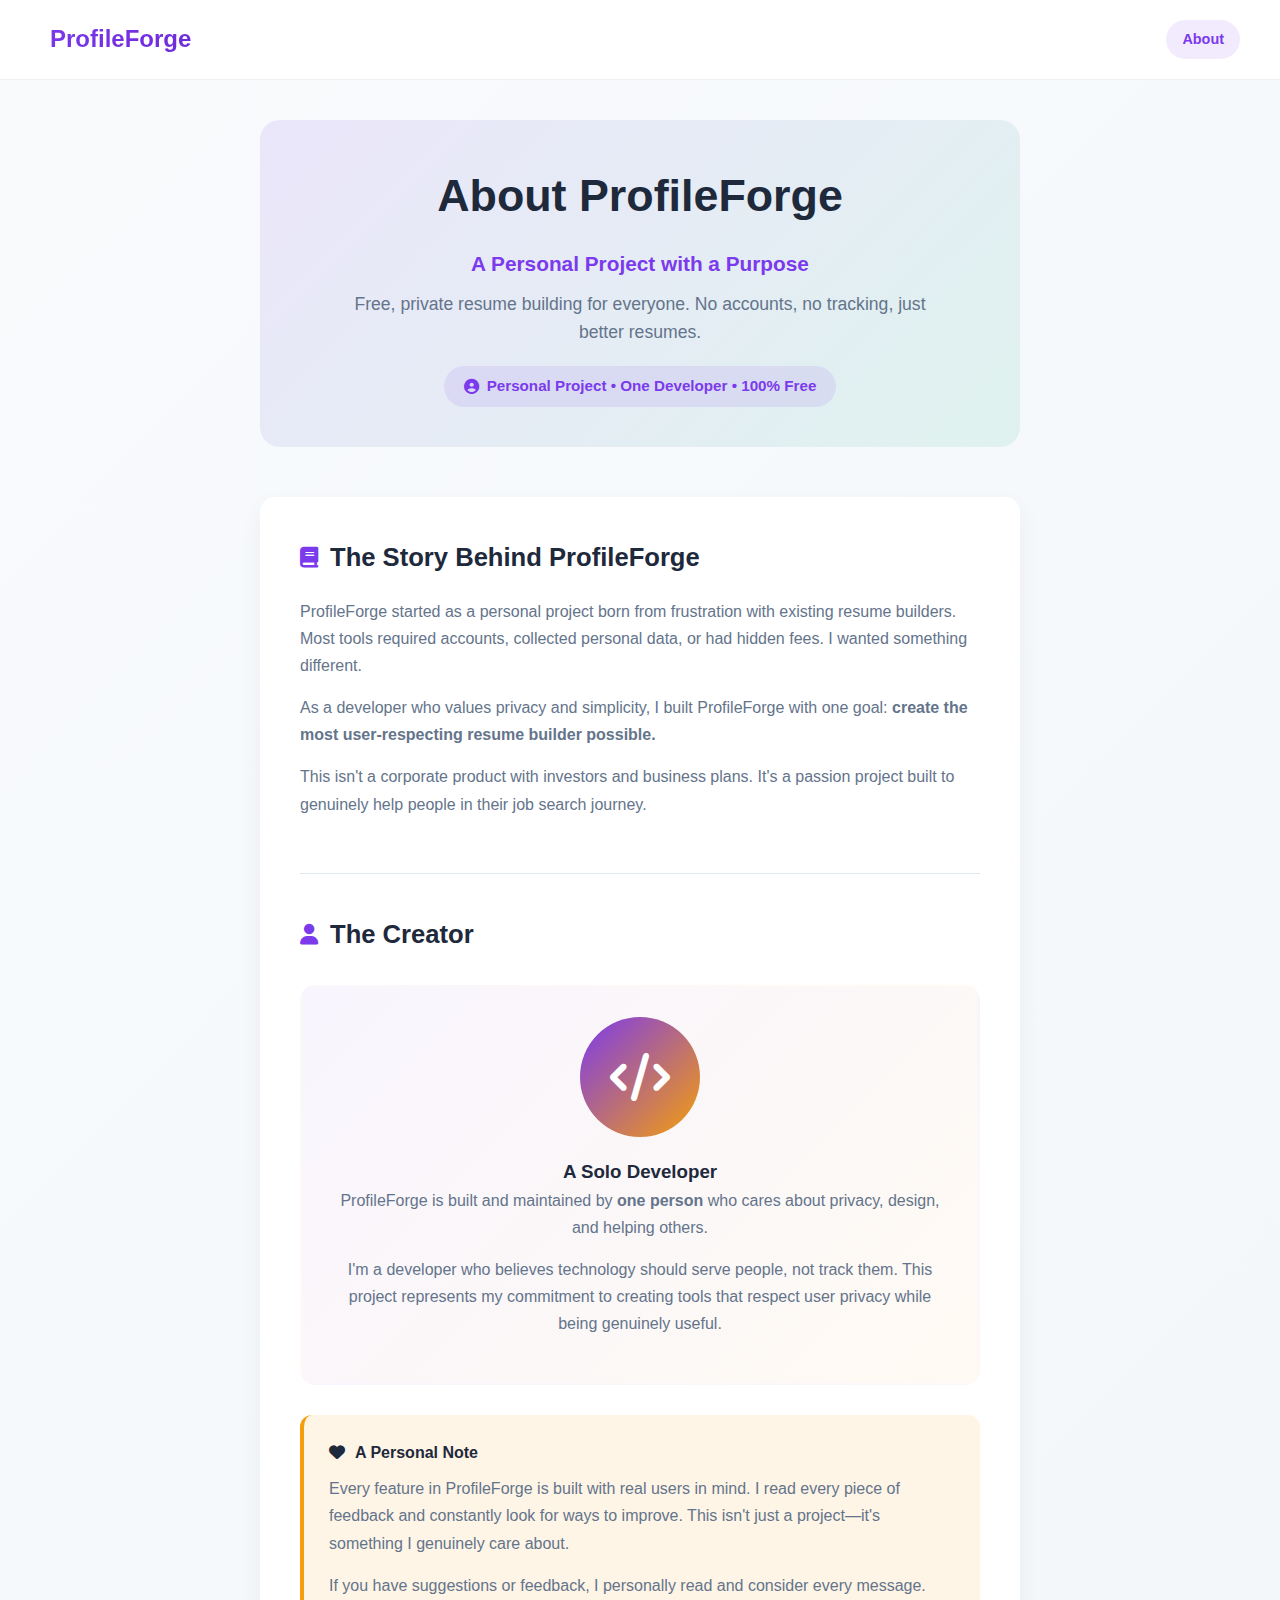
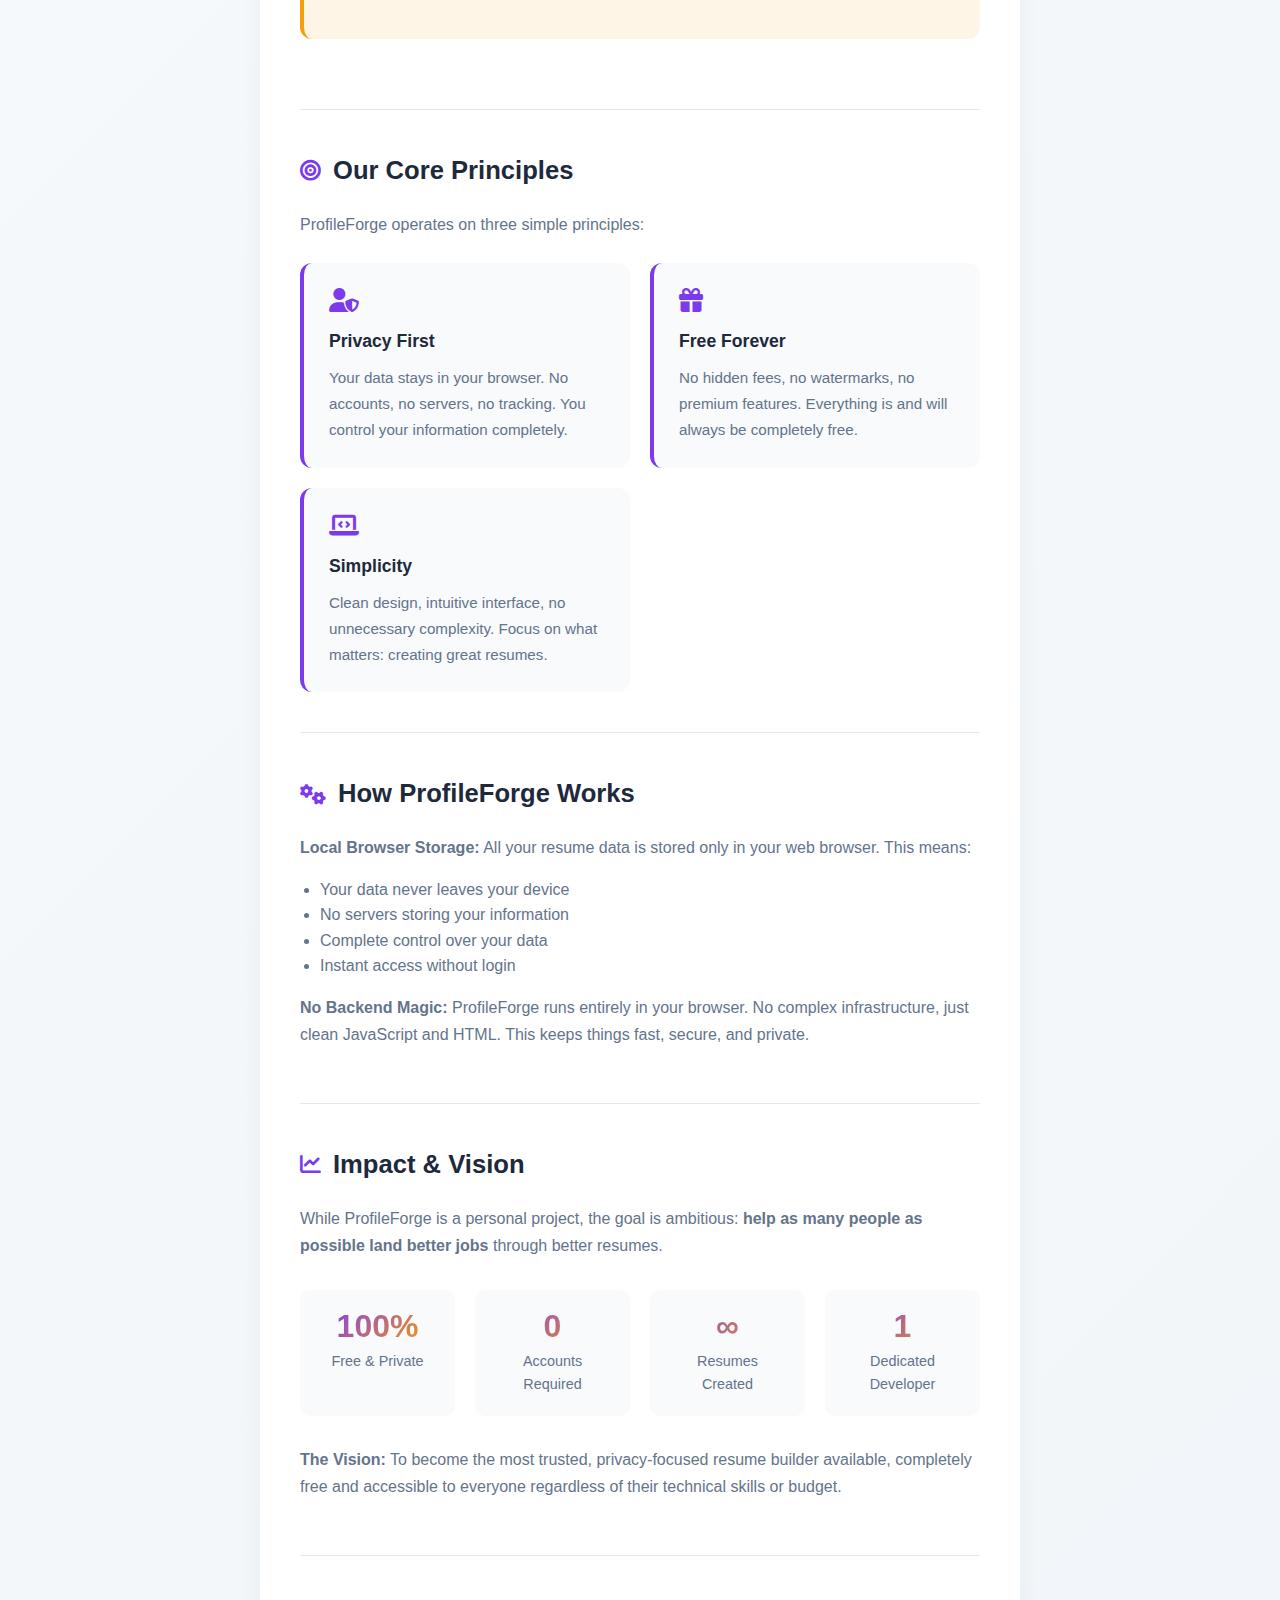
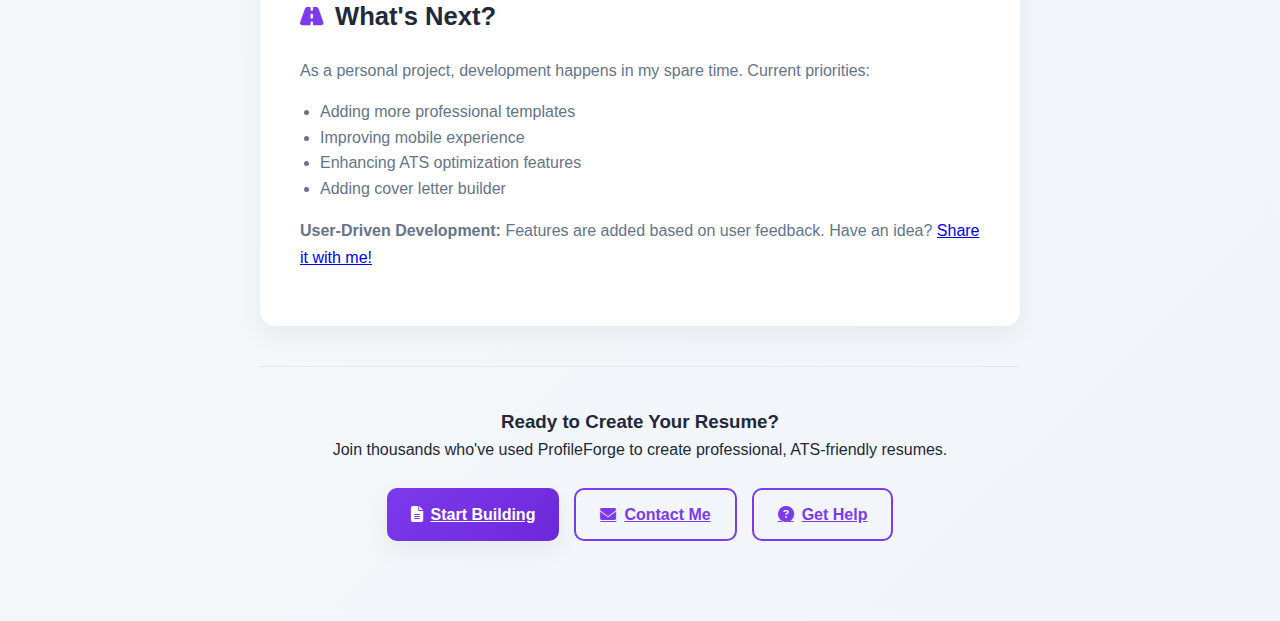
<file: about.html>
<!DOCTYPE html>
<html lang="en">
<head>
    <meta charset="UTF-8">
    <meta name="viewport" content="width=device-width, initial-scale=1.0">
    <title>About ProfileForge | Personal Resume Builder Project</title>
    <link rel="stylesheet" href="shared.css">
    <link rel="stylesheet" href="https://cdnjs.cloudflare.com/ajax/libs/font-awesome/6.4.0/css/all.min.css">
    <style>
        .about-container {
            max-width: 800px;
            margin: 40px auto;
            padding: 0 20px;
        }

        .about-hero {
            text-align: center;
            margin-bottom: 50px;
            padding: 40px 30px;
            background: linear-gradient(135deg, rgba(124, 58, 237, 0.1) 0%, rgba(16, 185, 129, 0.1) 100%);
            border-radius: 20px;
        }

        .about-hero h1 {
            font-size: 2.8rem;
            color: var(--dark);
            margin-bottom: 15px;
            font-weight: 800;
        }

        .about-hero .tagline {
            font-size: 1.3rem;
            color: var(--primary);
            font-weight: 600;
            margin-bottom: 10px;
        }

        .about-hero p {
            color: var(--gray);
            font-size: 1.1rem;
            max-width: 600px;
            margin: 0 auto;
        }

        .personal-badge {
            display: inline-flex;
            align-items: center;
            gap: 8px;
            background: rgba(124, 58, 237, 0.1);
            color: var(--primary);
            padding: 8px 20px;
            border-radius: 50px;
            font-weight: 600;
            margin-top: 20px;
            font-size: 0.95rem;
        }

        .about-content {
            background: white;
            border-radius: 15px;
            padding: 40px;
            box-shadow: var(--shadow);
            margin-bottom: 40px;
        }

        .about-section {
            margin-bottom: 40px;
            padding-bottom: 40px;
            border-bottom: 1px solid var(--light-gray);
        }

        .about-section:last-child {
            border-bottom: none;
            margin-bottom: 0;
            padding-bottom: 0;
        }

        .about-section h2 {
            font-size: 1.6rem;
            color: var(--dark);
            margin-bottom: 20px;
            display: flex;
            align-items: center;
            gap: 12px;
        }

        .about-section h2 i {
            color: var(--primary);
            font-size: 1.3rem;
        }

        .about-section p {
            color: var(--gray);
            line-height: 1.7;
            margin-bottom: 15px;
        }

        .creator-card {
            background: linear-gradient(135deg, rgba(124, 58, 237, 0.05) 0%, rgba(245, 158, 11, 0.05) 100%);
            border-radius: 15px;
            padding: 30px;
            text-align: center;
            margin: 30px 0;
            border: 2px solid transparent;
            transition: all 0.3s;
        }

        .creator-card:hover {
            border-color: var(--primary);
            transform: translateY(-5px);
        }

        .creator-avatar {
            width: 120px;
            height: 120px;
            background: linear-gradient(135deg, var(--primary) 0%, var(--accent) 100%);
            border-radius: 50%;
            margin: 0 auto 20px;
            display: flex;
            align-items: center;
            justify-content: center;
            color: white;
            font-size: 3rem;
            font-weight: 700;
        }

        .values-grid {
            display: grid;
            grid-template-columns: repeat(auto-fit, minmax(250px, 1fr));
            gap: 20px;
            margin-top: 25px;
        }

        .value-card {
            background: var(--light);
            padding: 25px;
            border-radius: 12px;
            border-left: 4px solid var(--primary);
        }

        .value-card i {
            font-size: 1.5rem;
            color: var(--primary);
            margin-bottom: 15px;
            display: block;
        }

        .value-card h4 {
            color: var(--dark);
            margin-bottom: 10px;
            font-size: 1.1rem;
        }

        .value-card p {
            color: var(--gray);
            font-size: 0.95rem;
            margin: 0;
        }

        .personal-note {
            background: rgba(245, 158, 11, 0.1);
            border-left: 4px solid var(--accent);
            padding: 25px;
            border-radius: 12px;
            margin: 30px 0;
        }

        .personal-note h4 {
            color: var(--dark);
            margin-bottom: 10px;
            display: flex;
            align-items: center;
            gap: 10px;
        }

        .stats {
            display: grid;
            grid-template-columns: repeat(auto-fit, minmax(150px, 1fr));
            gap: 20px;
            margin: 30px 0;
        }

        .stat-item {
            text-align: center;
            padding: 20px;
            background: var(--light);
            border-radius: 10px;
        }

        .stat-number {
            font-size: 2rem;
            font-weight: 800;
            background: linear-gradient(135deg, var(--primary) 0%, var(--accent) 100%);
            -webkit-background-clip: text;
            -webkit-text-fill-color: transparent;
            line-height: 1;
        }

        .stat-label {
            color: var(--gray);
            font-size: 0.9rem;
            margin-top: 8px;
        }

        .cta-section {
            text-align: center;
            margin-top: 40px;
            padding-top: 40px;
            border-top: 1px solid var(--light-gray);
        }

        @media (max-width: 768px) {
            .about-hero h1 {
                font-size: 2.2rem;
            }
            
            .about-content {
                padding: 25px;
            }
            
            .about-section h2 {
                font-size: 1.4rem;
            }
            
            .values-grid {
                grid-template-columns: 1fr;
            }
            
            .stats {
                grid-template-columns: repeat(2, 1fr);
            }
        }
    </style>
</head>
<body>
    <div class="header">
        <a href="index.html" class="logo">
            <i class="fas fa-sparkles"></i>
            <span>ProfileForge</span>
        </a>
        <div class="header-badge">About</div>
    </div>

    <div class="about-container">
        <!-- Hero Section -->
        <div class="about-hero">
            <h1>About ProfileForge</h1>
            <div class="tagline">A Personal Project with a Purpose</div>
            <p>Free, private resume building for everyone. No accounts, no tracking, just better resumes.</p>
            <div class="personal-badge">
                <i class="fas fa-user-circle"></i>
                <span>Personal Project • One Developer • 100% Free</span>
            </div>
        </div>

        <!-- Main Content -->
        <div class="about-content">
            <!-- Story Section -->
            <div class="about-section">
                <h2><i class="fas fa-book"></i> The Story Behind ProfileForge</h2>
                <p>ProfileForge started as a personal project born from frustration with existing resume builders. Most tools required accounts, collected personal data, or had hidden fees. I wanted something different.</p>
                <p>As a developer who values privacy and simplicity, I built ProfileForge with one goal: <strong>create the most user-respecting resume builder possible.</strong></p>
                <p>This isn't a corporate product with investors and business plans. It's a passion project built to genuinely help people in their job search journey.</p>
            </div>

            <!-- Creator Section -->
            <div class="about-section">
                <h2><i class="fas fa-user"></i> The Creator</h2>
                
                <div class="creator-card">
                    <div class="creator-avatar">
                        <i class="fas fa-code"></i>
                    </div>
                    <h3>A Solo Developer</h3>
                    <p>ProfileForge is built and maintained by <strong>one person</strong> who cares about privacy, design, and helping others.</p>
                    <p>I'm a developer who believes technology should serve people, not track them. This project represents my commitment to creating tools that respect user privacy while being genuinely useful.</p>
                </div>

                <div class="personal-note">
                    <h4><i class="fas fa-heart"></i> A Personal Note</h4>
                    <p>Every feature in ProfileForge is built with real users in mind. I read every piece of feedback and constantly look for ways to improve. This isn't just a project—it's something I genuinely care about.</p>
                    <p>If you have suggestions or feedback, I personally read and consider every message.</p>
                </div>
            </div>

            <!-- Mission & Values -->
            <div class="about-section">
                <h2><i class="fas fa-bullseye"></i> Our Core Principles</h2>
                <p>ProfileForge operates on three simple principles:</p>
                
                <div class="values-grid">
                    <div class="value-card">
                        <i class="fas fa-user-shield"></i>
                        <h4>Privacy First</h4>
                        <p>Your data stays in your browser. No accounts, no servers, no tracking. You control your information completely.</p>
                    </div>
                    
                    <div class="value-card">
                        <i class="fas fa-gift"></i>
                        <h4>Free Forever</h4>
                        <p>No hidden fees, no watermarks, no premium features. Everything is and will always be completely free.</p>
                    </div>
                    
                    <div class="value-card">
                        <i class="fas fa-laptop-code"></i>
                        <h4>Simplicity</h4>
                        <p>Clean design, intuitive interface, no unnecessary complexity. Focus on what matters: creating great resumes.</p>
                    </div>
                </div>
            </div>

            <!-- How It Works -->
            <div class="about-section">
                <h2><i class="fas fa-cogs"></i> How ProfileForge Works</h2>
                <p><strong>Local Browser Storage:</strong> All your resume data is stored only in your web browser. This means:</p>
                <ul style="color: var(--gray); padding-left: 20px; margin: 15px 0;">
                    <li>Your data never leaves your device</li>
                    <li>No servers storing your information</li>
                    <li>Complete control over your data</li>
                    <li>Instant access without login</li>
                </ul>
                <p><strong>No Backend Magic:</strong> ProfileForge runs entirely in your browser. No complex infrastructure, just clean JavaScript and HTML. This keeps things fast, secure, and private.</p>
            </div>

            <!-- Stats/Impact -->
            <div class="about-section">
                <h2><i class="fas fa-chart-line"></i> Impact & Vision</h2>
                <p>While ProfileForge is a personal project, the goal is ambitious: <strong>help as many people as possible land better jobs</strong> through better resumes.</p>
                
                <div class="stats">
                    <div class="stat-item">
                        <div class="stat-number">100%</div>
                        <div class="stat-label">Free & Private</div>
                    </div>
                    <div class="stat-item">
                        <div class="stat-number">0</div>
                        <div class="stat-label">Accounts Required</div>
                    </div>
                    <div class="stat-item">
                        <div class="stat-number">∞</div>
                        <div class="stat-label">Resumes Created</div>
                    </div>
                    <div class="stat-item">
                        <div class="stat-number">1</div>
                        <div class="stat-label">Dedicated Developer</div>
                    </div>
                </div>
                
                <p><strong>The Vision:</strong> To become the most trusted, privacy-focused resume builder available, completely free and accessible to everyone regardless of their technical skills or budget.</p>
            </div>

            <!-- Future Plans -->
            <div class="about-section">
                <h2><i class="fas fa-road"></i> What's Next?</h2>
                <p>As a personal project, development happens in my spare time. Current priorities:</p>
                <ul style="color: var(--gray); padding-left: 20px; margin: 15px 0;">
                    <li>Adding more professional templates</li>
                    <li>Improving mobile experience</li>
                    <li>Enhancing ATS optimization features</li>
                    <li>Adding cover letter builder</li>
                </ul>
                <p><strong>User-Driven Development:</strong> Features are added based on user feedback. Have an idea? <a href="contact.html">Share it with me!</a></p>
            </div>
        </div>

        <!-- CTA Section -->
        <div class="cta-section">
            <h3>Ready to Create Your Resume?</h3>
            <p>Join thousands who've used ProfileForge to create professional, ATS-friendly resumes.</p>
            <div style="display: flex; gap: 15px; justify-content: center; margin-top: 25px; flex-wrap: wrap;">
                <a href="form.html" class="btn btn-primary">
                    <i class="fas fa-file-alt"></i> Start Building
                </a>
                <a href="contact.html" class="btn btn-secondary">
                    <i class="fas fa-envelope"></i> Contact Me
                </a>
                <a href="help.html" class="btn btn-secondary">
                    <i class="fas fa-question-circle"></i> Get Help
                </a>
            </div>
        </div>
    </div>

    <script>
        // Simple animation for value cards
        document.addEventListener('DOMContentLoaded', function() {
            const valueCards = document.querySelectorAll('.value-card');
            valueCards.forEach((card, index) => {
                setTimeout(() => {
                    card.style.opacity = '0';
                    card.style.transform = 'translateY(20px)';
                    card.style.transition = 'opacity 0.5s, transform 0.5s';
                    
                    setTimeout(() => {
                        card.style.opacity = '1';
                        card.style.transform = 'translateY(0)';
                    }, 50);
                }, index * 100);
            });
        });
    </script>
</body>
</html>
</file>
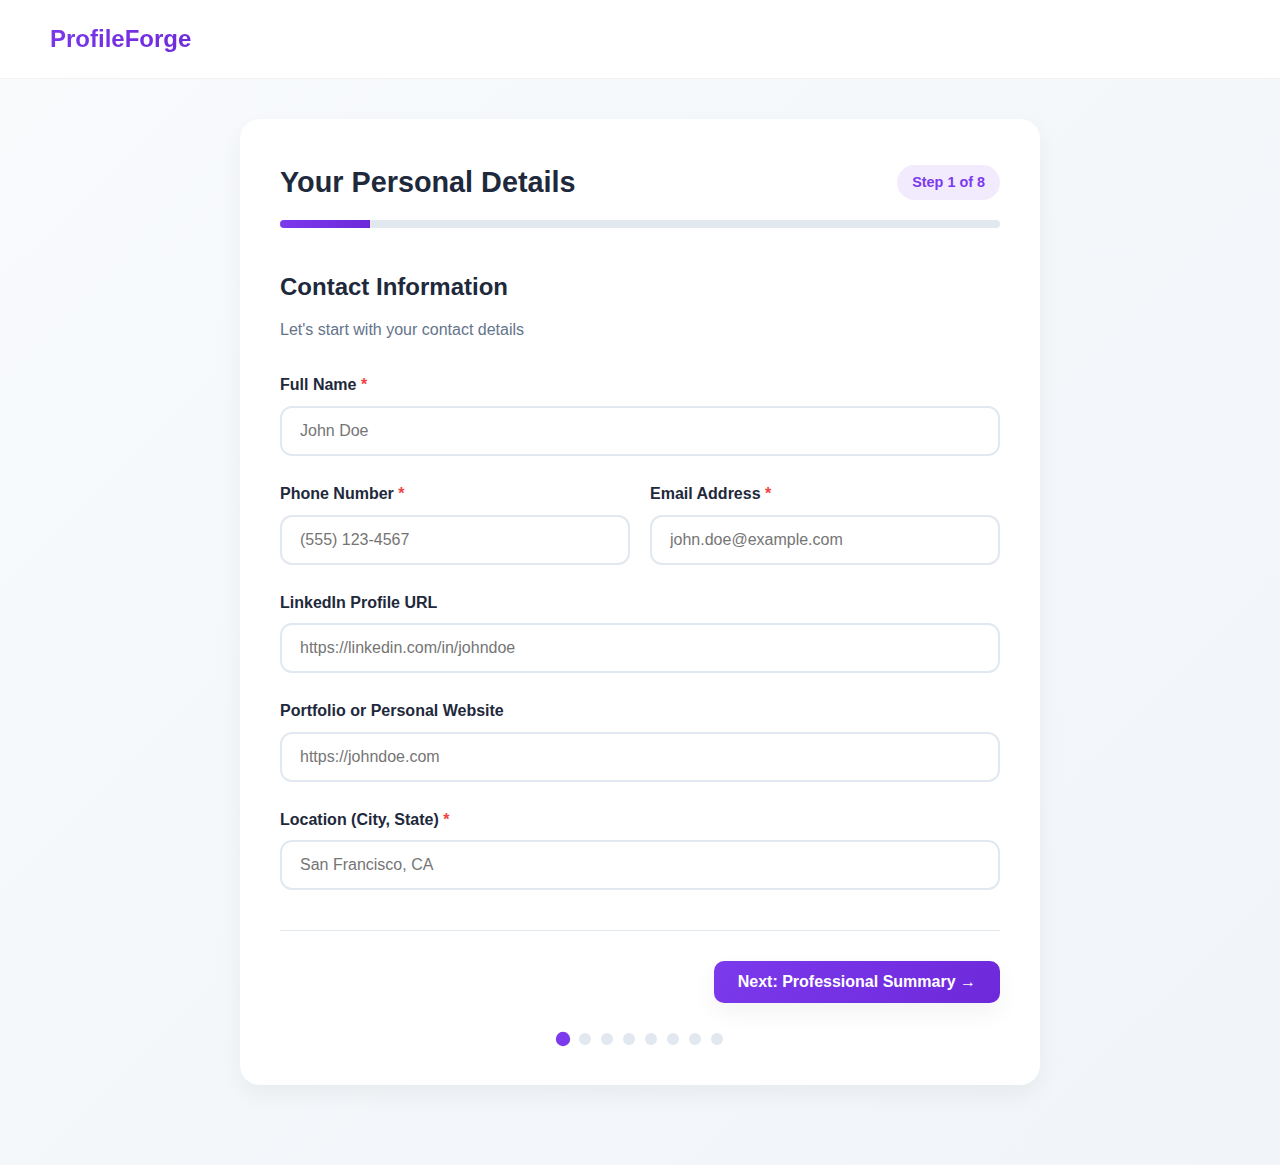
<file: confirm.html>
<!DOCTYPE html>
<html lang="en">
<head>
    <meta charset="UTF-8">
    <meta name="viewport" content="width=device-width, initial-scale=1.0">
    <title>Review Details | ProfileForge</title>
    <link rel="stylesheet" href="shared.css">
    <link rel="stylesheet" href="https://cdnjs.cloudflare.com/ajax/libs/font-awesome/6.4.0/css/all.min.css">
    <style>
        .container {
            max-width: 1000px;
            margin: 40px auto;
            padding: 0 20px;
        }

        .review-header {
            text-align: center;
            margin-bottom: 40px;
        }

        .review-header h1 {
            font-size: 2.2rem;
            color: var(--dark);
            margin-bottom: 10px;
        }

        .review-header p {
            color: var(--gray);
            font-size: 1.1rem;
        }

        .resume-card {
            background: white;
            border-radius: 20px;
            padding: 40px;
            box-shadow: var(--shadow);
            margin-bottom: 30px;
        }

        .section {
            margin-bottom: 35px;
            padding-bottom: 30px;
            border-bottom: 1px solid var(--light-gray);
            position: relative;
        }

        .section:last-child {
            border-bottom: none;
            margin-bottom: 0;
            padding-bottom: 0;
        }

        .section-title {
            font-size: 1.4rem;
            color: var(--primary);
            margin-bottom: 20px;
            display: flex;
            align-items: center;
            gap: 10px;
        }

        .section-title i {
            width: 30px;
            height: 30px;
            background: rgba(124, 58, 237, 0.1);
            border-radius: 50%;
            display: flex;
            align-items: center;
            justify-content: center;
            color: var(--primary);
        }

        .info-group {
            margin-bottom: 15px;
        }

        .info-label {
            font-weight: 600;
            color: var(--dark);
            margin-bottom: 5px;
            font-size: 0.95rem;
        }

        .info-value {
            color: var(--gray);
            font-size: 1.1rem;
            line-height: 1.5;
        }

        .skills-list {
            display: flex;
            flex-wrap: wrap;
            gap: 10px;
            margin-top: 10px;
        }

        .skill-tag {
            background: rgba(124, 58, 237, 0.1);
            color: var(--primary);
            padding: 8px 16px;
            border-radius: 20px;
            font-size: 0.9rem;
            font-weight: 500;
        }

        .summary-box {
            background: rgba(16, 185, 129, 0.05);
            border-left: 4px solid var(--secondary);
            padding: 20px;
            border-radius: 10px;
            margin-top: 10px;
            font-style: italic;
            color: var(--gray);
            line-height: 1.6;
        }

        .actions {
            display: flex;
            justify-content: space-between;
            gap: 20px;
            margin-top: 40px;
        }

        .actions .btn {
            flex: 1;
            justify-content: center;
        }

        .edit-btn {
            position: absolute;
            top: 20px;
            right: 20px;
            background: rgba(124, 58, 237, 0.1);
            border: none;
            color: var(--primary);
            width: 40px;
            height: 40px;
            border-radius: 50%;
            display: flex;
            align-items: center;
            justify-content: center;
            cursor: pointer;
            transition: all 0.3s;
        }

        .edit-btn:hover {
            background: rgba(124, 58, 237, 0.2);
            transform: scale(1.1);
        }

        /* Category badges for skills */
        .category-title {
            font-weight: 600;
            color: var(--dark);
            margin: 15px 0 10px;
            font-size: 1rem;
        }

        /* Certifications and Projects styling */
        .item-list {
            margin-top: 10px;
        }

        .item-entry {
            padding: 15px;
            background: rgba(0, 0, 0, 0.02);
            border-radius: 10px;
            margin-bottom: 15px;
            border-left: 3px solid var(--primary);
        }

        .item-title {
            font-weight: 600;
            color: var(--dark);
            margin-bottom: 5px;
        }

        .item-details {
            color: var(--gray);
            font-size: 0.95rem;
            margin-bottom: 5px;
        }

        .item-description {
            color: var(--gray);
            font-size: 0.95rem;
            line-height: 1.5;
            margin-top: 8px;
        }

        .item-link {
            color: var(--primary);
            text-decoration: none;
            font-size: 0.9rem;
            display: inline-block;
            margin-top: 5px;
        }

        .item-link:hover {
            text-decoration: underline;
        }

        /* Languages styling */
        .language-item {
            display: flex;
            justify-content: space-between;
            align-items: center;
            padding: 10px 0;
            border-bottom: 1px solid rgba(0, 0, 0, 0.05);
        }

        .language-item:last-child {
            border-bottom: none;
        }

        .language-name {
            font-weight: 500;
            color: var(--dark);
        }

        .language-level {
            color: var(--primary);
            background: rgba(124, 58, 237, 0.1);
            padding: 4px 12px;
            border-radius: 15px;
            font-size: 0.85rem;
            font-weight: 500;
        }

        @media (max-width: 768px) {
            .resume-card {
                padding: 25px;
            }
            
            .actions {
                flex-direction: column;
            }
            
            .language-item {
                flex-direction: column;
                align-items: flex-start;
                gap: 5px;
            }
        }
    </style>
</head>
<body>
    <div class="header">
        <a href="../index.html" class="logo">
            <i class="fas fa-sparkles"></i>
            <span>ProfileForge</span>
        </a>
        <div class="header-badge">Step 2: Review Details</div>
    </div>

    <div class="container">
        <div class="review-header">
            <h1>Review Your Resume Details</h1>
            <p>Please review all information before proceeding to template selection</p>
        </div>

        <div class="resume-card" id="resumeCard">
            <!-- Content will be populated by JavaScript -->
        </div>

        <div class="actions">
            <button class="btn btn-secondary" onclick="window.location.href='form.html'">
                <i class="fas fa-edit"></i> Edit Details
            </button>
            <button class="btn btn-primary" onclick="proceedToTemplates()">
                Continue to Templates <i class="fas fa-arrow-right"></i>
            </button>
        </div>
    </div>

    <script>
        let resumeData = {};

        function sanitizeHTML(text) {
            if (!text) return '';
            const div = document.createElement('div');
            div.textContent = text;
            return div.innerHTML;
        }

        function escapeHtml(text) {
            if (!text) return '';
            const map = {
                '&': '&amp;',
                '<': '&lt;',
                '>': '&gt;',
                '"': '&quot;',
                "'": '&#039;'
            };
            return String(text).replace(/[&<>"']/g, function(m) { return map[m]; });
        }

        function formatTextWithLineBreaks(text) {
            if (!text) return '';
            return escapeHtml(text).replace(/\n/g, '<br>');
        }

        function formatBulletPoints(text) {
            if (!text) return '';
            return escapeHtml(text).replace(/•/g, '<br>•').replace(/\n/g, '<br>');
        }

        function loadResumeData() {
            try {
                const savedData = localStorage.getItem('resumeData');
                if (!savedData) {
                    window.location.href = 'form.html';
                    return;
                }

                const parsedData = JSON.parse(savedData);
                resumeData = parsedData;

                renderResumeReview();
            } catch (error) {
                console.error('Error loading resume data:', error);
                alert('Error loading your resume data. Please re-enter your information.');
                window.location.href = 'form.html';
            }
        }

        function renderResumeReview() {
            try {
                const { contact, summary, skills, work, education, certifications, projects, languages } = resumeData;
                
                // Create safe versions of all data
                const safeContact = {
                    name: escapeHtml(contact?.name || 'Not provided'),
                    phone: escapeHtml(contact?.phone || ''),
                    email: escapeHtml(contact?.email || ''),
                    linkedin: escapeHtml(contact?.linkedin || ''),
                    portfolio: escapeHtml(contact?.portfolio || ''),
                    location: escapeHtml(contact?.location || '')
                };

                const safeSummary = formatTextWithLineBreaks(summary || '');
                
                const safeSkills = {
                    hard: skills?.hard?.map(skill => escapeHtml(skill)) || [],
                    soft: skills?.soft?.map(skill => escapeHtml(skill)) || [],
                    tools: skills?.tools?.map(skill => escapeHtml(skill)) || []
                };

                const safeWork = {
                    title: escapeHtml(work?.title || 'Not provided'),
                    company: escapeHtml(work?.company || 'Not provided'),
                    location: escapeHtml(work?.location || ''),
                    startDate: escapeHtml(work?.startDate || 'Not specified'),
                    endDate: escapeHtml(work?.endDate || ''),
                    current: Boolean(work?.current),
                    description: formatBulletPoints(work?.description || '')
                };

                const safeEducation = {
                    degree: escapeHtml(education?.degree || 'Not provided'),
                    institution: escapeHtml(education?.institution || 'Not provided'),
                    graduationYear: escapeHtml(education?.graduationYear || ''),
                    honorsGPA: escapeHtml(education?.honorsGPA || '')
                };

                const safeCertifications = (certifications || []).filter(cert => cert.name || cert.organization).map(cert => ({
                    name: escapeHtml(cert.name),
                    organization: escapeHtml(cert.organization),
                    date: escapeHtml(cert.date),
                    credentialId: escapeHtml(cert.credentialId)
                }));

                const safeProjects = (projects || []).filter(project => project.title || project.description).map(project => ({
                    title: escapeHtml(project.title),
                    description: formatTextWithLineBreaks(project.description),
                    tools: escapeHtml(project.tools),
                    link: escapeHtml(project.link)
                }));

                const safeLanguages = (languages || []).filter(lang => lang.name && lang.level).map(lang => ({
                    name: escapeHtml(lang.name),
                    level: escapeHtml(lang.level)
                }));

                const html = `
                    <!-- Section 1: Contact Information -->
                    <div class="section">
                        <h3 class="section-title">
                            <i class="fas fa-address-card"></i>
                            <span>Contact Information</span>
                        </h3>
                        <div class="info-group">
                            <div class="info-label">Full Name</div>
                            <div class="info-value">${safeContact.name}</div>
                        </div>
                        <div class="info-group">
                            <div class="info-label">Contact Details</div>
                            <div class="info-value">
                                ${safeContact.email ? `<strong>Email:</strong> ${safeContact.email}<br>` : ''}
                                ${safeContact.phone ? `<strong>Phone:</strong> ${safeContact.phone}<br>` : ''}
                                ${safeContact.location ? `<strong>Location:</strong> ${safeContact.location}<br>` : ''}
                                ${safeContact.linkedin ? `<strong>LinkedIn:</strong> <a href="${safeContact.linkedin}" class="item-link" target="_blank">${safeContact.linkedin}</a><br>` : ''}
                                ${safeContact.portfolio ? `<strong>Portfolio:</strong> <a href="${safeContact.portfolio}" class="item-link" target="_blank">${safeContact.portfolio}</a>` : ''}
                            </div>
                        </div>
                        <button class="edit-btn" onclick="window.location.href='form.html#step1'">
                            <i class="fas fa-pen"></i>
                        </button>
                    </div>

                    <!-- Section 2: Professional Summary -->
                    ${safeSummary ? `
                    <div class="section">
                        <h3 class="section-title">
                            <i class="fas fa-file-alt"></i>
                            <span>Professional Summary</span>
                        </h3>
                        <div class="summary-box">${safeSummary}</div>
                        <button class="edit-btn" onclick="window.location.href='form.html#step2'">
                            <i class="fas fa-pen"></i>
                        </button>
                    </div>
                    ` : ''}

                    <!-- Section 3: Skills -->
                    ${(safeSkills.hard.length > 0 || safeSkills.soft.length > 0 || safeSkills.tools.length > 0) ? `
                    <div class="section">
                        <h3 class="section-title">
                            <i class="fas fa-star"></i>
                            <span>Skills</span>
                        </h3>
                        
                        ${safeSkills.hard.length > 0 ? `
                        <div class="category-title">Hard Skills</div>
                        <div class="skills-list">
                            ${safeSkills.hard.map(skill => `<div class="skill-tag">${skill}</div>`).join('')}
                        </div>
                        ` : ''}
                        
                        ${safeSkills.soft.length > 0 ? `
                        <div class="category-title">Soft Skills</div>
                        <div class="skills-list">
                            ${safeSkills.soft.map(skill => `<div class="skill-tag">${skill}</div>`).join('')}
                        </div>
                        ` : ''}
                        
                        ${safeSkills.tools.length > 0 ? `
                        <div class="category-title">Tools & Technologies</div>
                        <div class="skills-list">
                            ${safeSkills.tools.map(skill => `<div class="skill-tag">${skill}</div>`).join('')}
                        </div>
                        ` : ''}
                        
                        <button class="edit-btn" onclick="window.location.href='form.html#step3'">
                            <i class="fas fa-pen"></i>
                        </button>
                    </div>
                    ` : ''}

                    <!-- Section 4: Work Experience -->
                    <div class="section">
                        <h3 class="section-title">
                            <i class="fas fa-briefcase"></i>
                            <span>Work Experience</span>
                        </h3>
                        <div class="info-group">
                            <div class="info-label">Position</div>
                            <div class="info-value">${safeWork.title}</div>
                        </div>
                        <div class="info-group">
                            <div class="info-label">Company</div>
                            <div class="info-value">${safeWork.company} ${safeWork.location ? `(${safeWork.location})` : ''}</div>
                        </div>
                        <div class="info-group">
                            <div class="info-label">Duration</div>
                            <div class="info-value">
                                ${safeWork.startDate} 
                                ${safeWork.current ? '- Present' : safeWork.endDate ? `- ${safeWork.endDate}` : ''}
                            </div>
                        </div>
                        ${safeWork.description ? `
                        <div class="info-group">
                            <div class="info-label">Responsibilities & Achievements</div>
                            <div class="info-value">${safeWork.description}</div>
                        </div>` : ''}
                        <button class="edit-btn" onclick="window.location.href='form.html#step4'">
                            <i class="fas fa-pen"></i>
                        </button>
                    </div>

                    <!-- Section 5: Education -->
                    <div class="section">
                        <h3 class="section-title">
                            <i class="fas fa-graduation-cap"></i>
                            <span>Education</span>
                        </h3>
                        <div class="info-group">
                            <div class="info-label">Degree</div>
                            <div class="info-value">${safeEducation.degree}</div>
                        </div>
                        <div class="info-group">
                            <div class="info-label">Institution</div>
                            <div class="info-value">${safeEducation.institution}</div>
                        </div>
                        ${safeEducation.graduationYear ? `
                        <div class="info-group">
                            <div class="info-label">Graduation Year</div>
                            <div class="info-value">${safeEducation.graduationYear}</div>
                        </div>
                        ` : ''}
                        ${safeEducation.honorsGPA ? `
                        <div class="info-group">
                            <div class="info-label">Honors & GPA</div>
                            <div class="info-value">${safeEducation.honorsGPA}</div>
                        </div>
                        ` : ''}
                        <button class="edit-btn" onclick="window.location.href='form.html#step5'">
                            <i class="fas fa-pen"></i>
                        </button>
                    </div>

                    <!-- Section 6: Certifications & Awards -->
                    ${safeCertifications.length > 0 ? `
                    <div class="section">
                        <h3 class="section-title">
                            <i class="fas fa-award"></i>
                            <span>Certifications & Awards</span>
                        </h3>
                        <div class="item-list">
                            ${safeCertifications.map(cert => `
                                <div class="item-entry">
                                    <div class="item-title">${cert.name}</div>
                                    ${cert.organization ? `<div class="item-details">${cert.organization}</div>` : ''}
                                    ${cert.date ? `<div class="item-details">Earned: ${cert.date}</div>` : ''}
                                    ${cert.credentialId ? `<div class="item-details">Credential ID: ${cert.credentialId}</div>` : ''}
                                </div>
                            `).join('')}
                        </div>
                        <button class="edit-btn" onclick="window.location.href='form.html#step6'">
                            <i class="fas fa-pen"></i>
                        </button>
                    </div>
                    ` : ''}

                    <!-- Section 7: Projects / Portfolio -->
                    ${safeProjects.length > 0 ? `
                    <div class="section">
                        <h3 class="section-title">
                            <i class="fas fa-project-diagram"></i>
                            <span>Projects / Portfolio</span>
                        </h3>
                        <div class="item-list">
                            ${safeProjects.map(project => `
                                <div class="item-entry">
                                    <div class="item-title">${project.title}</div>
                                    ${project.description ? `<div class="item-description">${project.description}</div>` : ''}
                                    ${project.tools ? `<div class="item-details"><strong>Tools:</strong> ${project.tools}</div>` : ''}
                                    ${project.link ? `<a href="${project.link}" class="item-link" target="_blank">View Project →</a>` : ''}
                                </div>
                            `).join('')}
                        </div>
                        <button class="edit-btn" onclick="window.location.href='form.html#step7'">
                            <i class="fas fa-pen"></i>
                        </button>
                    </div>
                    ` : ''}

                    <!-- Section 8: Languages -->
                    ${safeLanguages.length > 0 ? `
                    <div class="section">
                        <h3 class="section-title">
                            <i class="fas fa-language"></i>
                            <span>Languages</span>
                        </h3>
                        <div class="info-group">
                            ${safeLanguages.map(lang => `
                                <div class="language-item">
                                    <div class="language-name">${lang.name}</div>
                                    <div class="language-level">${formatLanguageLevel(lang.level)}</div>
                                </div>
                            `).join('')}
                        </div>
                        <button class="edit-btn" onclick="window.location.href='form.html#step8'">
                            <i class="fas fa-pen"></i>
                        </button>
                    </div>
                    ` : ''}
                `;

                document.getElementById('resumeCard').innerHTML = html;
            } catch (error) {
                console.error('Error rendering resume review:', error);
                document.getElementById('resumeCard').innerHTML = `
                    <div class="section">
                        <h3 class="section-title">
                            <i class="fas fa-exclamation-triangle"></i>
                            <span>Error Loading Data</span>
                        </h3>
                        <div class="info-group">
                            <div class="info-value">Unable to display resume data. Please go back and re-enter your information.</div>
                        </div>
                    </div>
                `;
            }
        }

        function formatLanguageLevel(level) {
            const levelMap = {
                'native': 'Native',
                'fluent': 'Fluent',
                'professional': 'Professional',
                'intermediate': 'Intermediate',
                'basic': 'Basic'
            };
            return levelMap[level] || level;
        }

        function proceedToTemplates() {
            try {
                // Save confirmation timestamp
                resumeData.confirmedAt = new Date().toISOString();
                resumeData.lastModified = new Date().toISOString();
                
                localStorage.setItem('resumeData', JSON.stringify(resumeData));
                
                // Proceed to template selection
                window.location.href = 'temp.html';
            } catch (error) {
                console.error('Error proceeding to templates:', error);
                alert('Error saving your data. Please try again.');
            }
        }

        // Load data on page load with error handling
        document.addEventListener('DOMContentLoaded', function() {
            try {
                loadResumeData();
            } catch (error) {
                console.error('Failed to initialize page:', error);
                alert('An error occurred while loading the page. Please refresh.');
            }
        });
    </script>
</body>
</html>
</file>
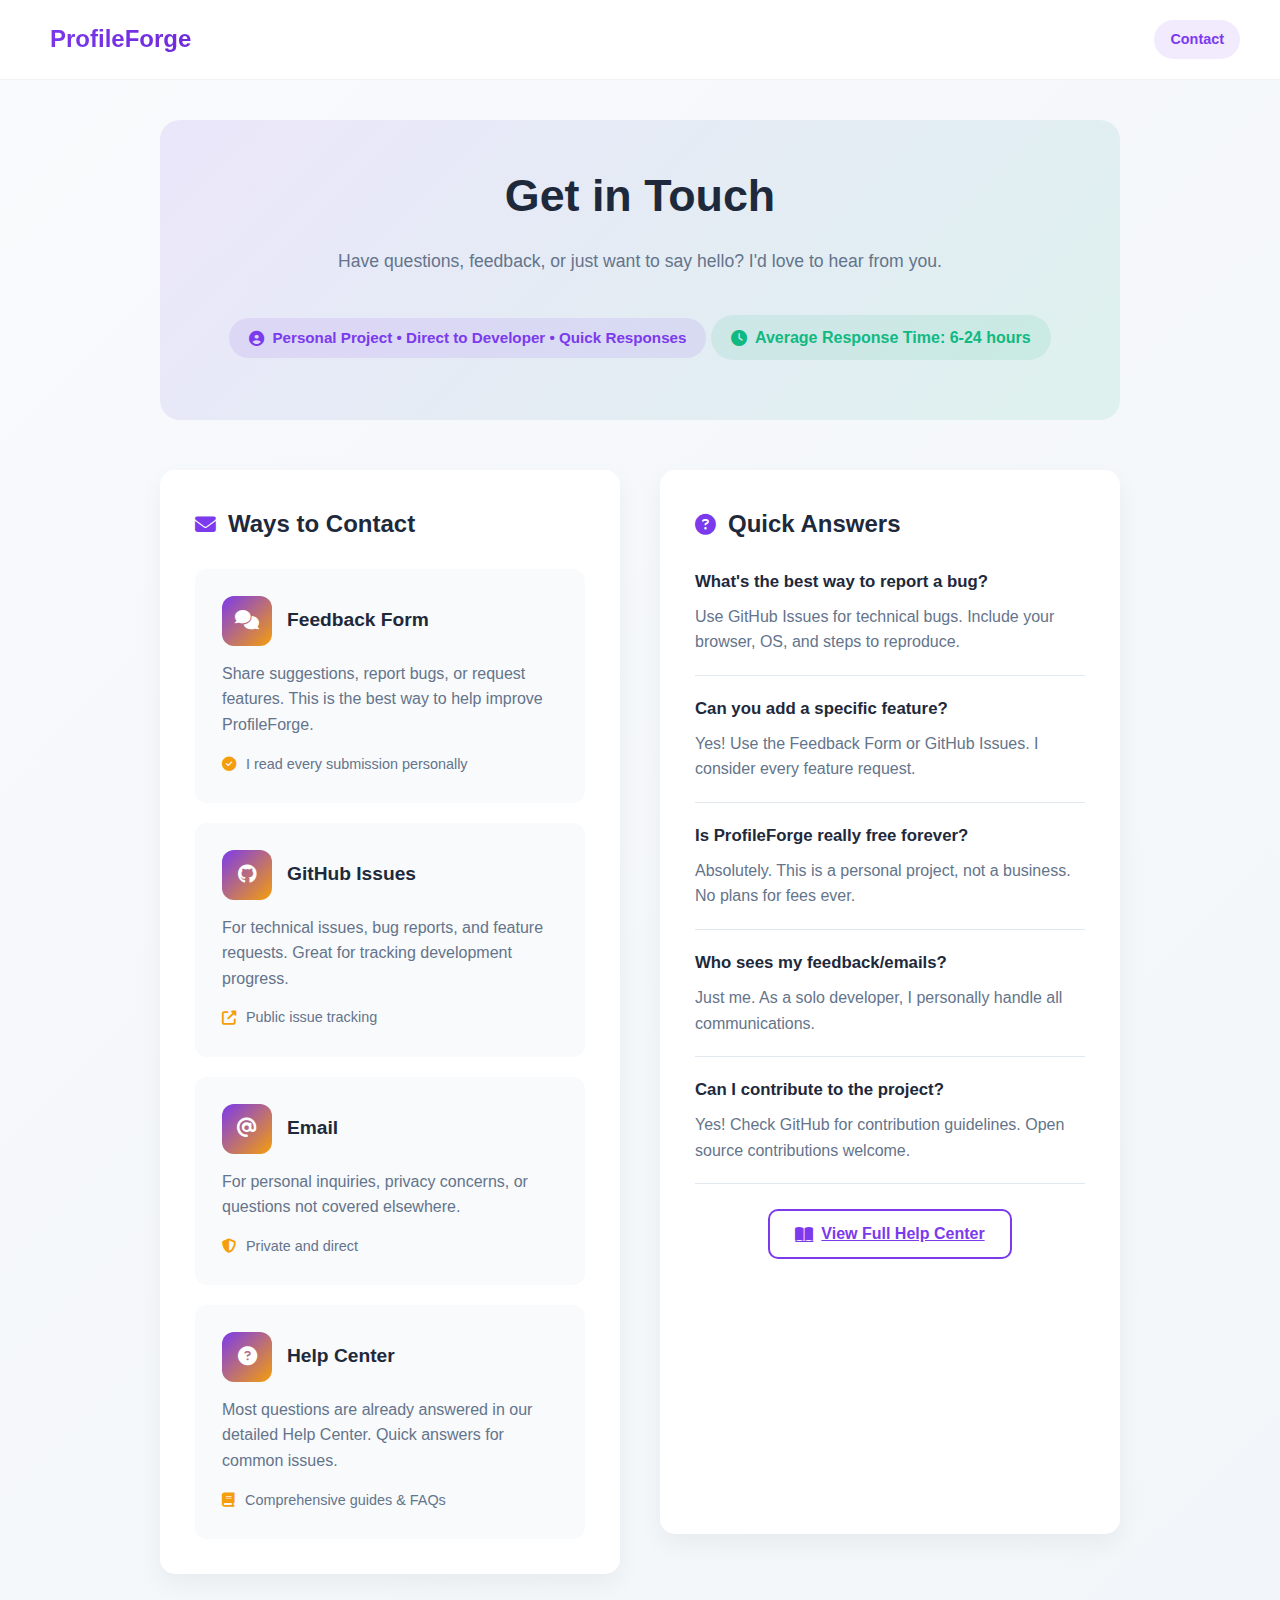
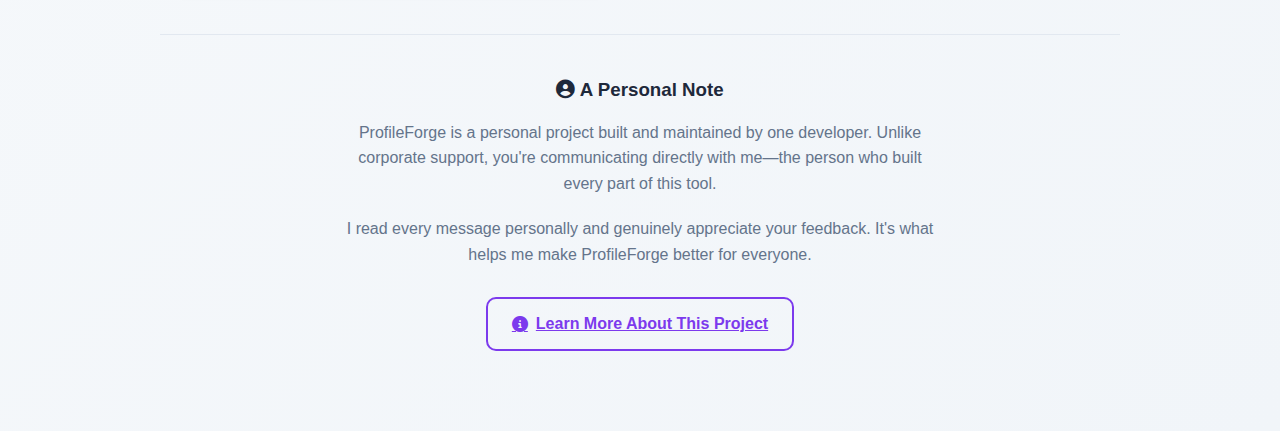
<file: contact.html>
<!DOCTYPE html>
<html lang="en">
<head>
    <meta charset="UTF-8">
    <meta name="viewport" content="width=device-width, initial-scale=1.0">
    <title>Contact | ProfileForge - Get in Touch</title>
    <link rel="stylesheet" href="shared.css">
    <link rel="stylesheet" href="https://cdnjs.cloudflare.com/ajax/libs/font-awesome/6.4.0/css/all.min.css">
    <style>
        .contact-container {
            max-width: 1000px;
            margin: 40px auto;
            padding: 0 20px;
        }

        .contact-hero {
            text-align: center;
            margin-bottom: 50px;
            padding: 40px 30px;
            background: linear-gradient(135deg, rgba(124, 58, 237, 0.1) 0%, rgba(16, 185, 129, 0.1) 100%);
            border-radius: 20px;
        }

        .contact-hero h1 {
            font-size: 2.8rem;
            color: var(--dark);
            margin-bottom: 15px;
            font-weight: 800;
        }

        .contact-hero p {
            color: var(--gray);
            font-size: 1.1rem;
            max-width: 700px;
            margin: 0 auto 20px;
        }

        .personal-badge {
            display: inline-flex;
            align-items: center;
            gap: 8px;
            background: rgba(124, 58, 237, 0.1);
            color: var(--primary);
            padding: 8px 20px;
            border-radius: 50px;
            font-weight: 600;
            margin-top: 15px;
            font-size: 0.95rem;
        }

        .contact-grid {
            display: grid;
            grid-template-columns: 1fr 1fr;
            gap: 40px;
            margin-bottom: 60px;
        }

        @media (max-width: 768px) {
            .contact-grid {
                grid-template-columns: 1fr;
            }
        }

        .contact-methods {
            background: white;
            border-radius: 15px;
            padding: 35px;
            box-shadow: var(--shadow);
        }

        .contact-form-container {
            background: white;
            border-radius: 15px;
            padding: 35px;
            box-shadow: var(--shadow);
        }

        .section-title {
            font-size: 1.5rem;
            color: var(--dark);
            margin-bottom: 25px;
            display: flex;
            align-items: center;
            gap: 12px;
        }

        .section-title i {
            color: var(--primary);
            font-size: 1.3rem;
        }

        .method-cards {
            display: flex;
            flex-direction: column;
            gap: 20px;
        }

        .method-card {
            background: var(--light);
            border: 2px solid transparent;
            border-radius: 12px;
            padding: 25px;
            transition: all 0.3s;
            text-decoration: none;
            color: inherit;
            display: block;
        }

        .method-card:hover {
            border-color: var(--primary);
            background: white;
            transform: translateY(-5px);
            box-shadow: var(--shadow-hover);
        }

        .method-card-header {
            display: flex;
            align-items: center;
            gap: 15px;
            margin-bottom: 15px;
        }

        .method-icon {
            width: 50px;
            height: 50px;
            background: linear-gradient(135deg, var(--primary) 0%, var(--accent) 100%);
            border-radius: 12px;
            display: flex;
            align-items: center;
            justify-content: center;
            color: white;
            font-size: 1.2rem;
        }

        .method-card h3 {
            color: var(--dark);
            margin: 0;
            font-size: 1.2rem;
        }

        .method-card p {
            color: var(--gray);
            margin-bottom: 10px;
            line-height: 1.6;
        }

        .method-meta {
            display: flex;
            align-items: center;
            gap: 10px;
            margin-top: 15px;
            color: var(--gray);
            font-size: 0.9rem;
        }

        .method-meta i {
            color: var(--accent);
        }

        .form-group {
            margin-bottom: 25px;
        }

        .form-label {
            display: block;
            margin-bottom: 8px;
            color: var(--dark);
            font-weight: 500;
            font-size: 0.95rem;
        }

        .form-input, .form-select, .form-textarea {
            width: 100%;
            padding: 14px 16px;
            border-radius: 10px;
            border: 1px solid var(--light-gray);
            font-family: inherit;
            font-size: 1rem;
            transition: all 0.3s;
            background: white;
        }

        .form-input:focus, .form-select:focus, .form-textarea:focus {
            outline: none;
            border-color: var(--primary);
            box-shadow: 0 0 0 3px rgba(124, 58, 237, 0.1);
        }

        .form-textarea {
            min-height: 150px;
            resize: vertical;
        }

        .form-row {
            display: grid;
            grid-template-columns: 1fr 1fr;
            gap: 20px;
        }

        @media (max-width: 480px) {
            .form-row {
                grid-template-columns: 1fr;
            }
        }

        .faq-preview {
            background: white;
            border-radius: 15px;
            padding: 35px;
            box-shadow: var(--shadow);
            margin-bottom: 40px;
        }

        .faq-item {
            margin-bottom: 20px;
            padding-bottom: 20px;
            border-bottom: 1px solid var(--light-gray);
        }

        .faq-item:last-child {
            border-bottom: none;
            margin-bottom: 0;
            padding-bottom: 0;
        }

        .faq-question {
            font-weight: 600;
            color: var(--dark);
            margin-bottom: 8px;
            font-size: 1.05rem;
        }

        .faq-answer {
            color: var(--gray);
            line-height: 1.6;
        }

        .personal-info {
            text-align: center;
            margin-top: 40px;
            padding-top: 40px;
            border-top: 1px solid var(--light-gray);
        }

        .personal-info h3 {
            color: var(--dark);
            margin-bottom: 15px;
        }

        .personal-info p {
            color: var(--gray);
            max-width: 600px;
            margin: 0 auto 20px;
        }

        .response-time {
            display: inline-flex;
            align-items: center;
            gap: 8px;
            background: rgba(16, 185, 129, 0.1);
            color: var(--secondary);
            padding: 10px 20px;
            border-radius: 50px;
            font-weight: 600;
            margin: 20px 0;
        }
    </style>
</head>
<body>
    <div class="header">
        <a href="index.html" class="logo">
            <i class="fas fa-sparkles"></i>
            <span>ProfileForge</span>
        </a>
        <div class="header-badge">Contact</div>
    </div>

    <div class="contact-container">
        <!-- Hero Section -->
        <div class="contact-hero">
            <h1>Get in Touch</h1>
            <p>Have questions, feedback, or just want to say hello? I'd love to hear from you.</p>
            <div class="personal-badge">
                <i class="fas fa-user-circle"></i>
                <span>Personal Project • Direct to Developer • Quick Responses</span>
            </div>
            <div class="response-time">
                <i class="fas fa-clock"></i>
                <span>Average Response Time: 6-24 hours</span>
            </div>
        </div>

        <!-- Main Content Grid -->
        <div class="contact-grid">
            <!-- Contact Methods -->
            <div class="contact-methods">
                <h2 class="section-title"><i class="fas fa-envelope"></i> Ways to Contact</h2>
                
                <div class="method-cards">
                    <!-- Feedback Form -->
                    <a href="#" onclick="openFeedbackForm(); return false;" class="method-card">
                        <div class="method-card-header">
                            <div class="method-icon">
                                <i class="fas fa-comments"></i>
                            </div>
                            <h3>Feedback Form</h3>
                        </div>
                        <p>Share suggestions, report bugs, or request features. This is the best way to help improve ProfileForge.</p>
                        <div class="method-meta">
                            <i class="fas fa-check-circle"></i>
                            <span>I read every submission personally</span>
                        </div>
                    </a>

                    <!-- GitHub Issues -->
                    <a href="https://github.com/Onlybossfx/ProFileForge-" target="_blank" class="method-card">
                        <div class="method-card-header">
                            <div class="method-icon">
                                <i class="fab fa-github"></i>
                            </div>
                            <h3>GitHub Issues</h3>
                        </div>
                        <p>For technical issues, bug reports, and feature requests. Great for tracking development progress.</p>
                        <div class="method-meta">
                            <i class="fas fa-external-link-alt"></i>
                            <span>Public issue tracking</span>
                        </div>
                    </a>

                    <!-- Email -->
                    <a href="mailto:emmaephraim2006@gmail.com" class="method-card">
                        <div class="method-card-header">
                            <div class="method-icon">
                                <i class="fas fa-at"></i>
                            </div>
                            <h3>Email</h3>
                        </div>
                        <p>For personal inquiries, privacy concerns, or questions not covered elsewhere.</p>
                        <div class="method-meta">
                            <i class="fas fa-shield-alt"></i>
                            <span>Private and direct</span>
                        </div>
                    </a>

                    <!-- Help Center -->
                    <a href="help.html" class="method-card">
                        <div class="method-card-header">
                            <div class="method-icon">
                                <i class="fas fa-question-circle"></i>
                            </div>
                            <h3>Help Center</h3>
                        </div>
                        <p>Most questions are already answered in our detailed Help Center. Quick answers for common issues.</p>
                        <div class="method-meta">
                            <i class="fas fa-book"></i>
                            <span>Comprehensive guides & FAQs</span>
                        </div>
                    </a>
                </div>
            </div>

            <!-- Quick FAQ -->
            <div class="faq-preview">
                <h2 class="section-title"><i class="fas fa-question-circle"></i> Quick Answers</h2>
                
                <div class="faq-item">
                    <div class="faq-question">What's the best way to report a bug?</div>
                    <div class="faq-answer">Use GitHub Issues for technical bugs. Include your browser, OS, and steps to reproduce.</div>
                </div>

                <div class="faq-item">
                    <div class="faq-question">Can you add a specific feature?</div>
                    <div class="faq-answer">Yes! Use the Feedback Form or GitHub Issues. I consider every feature request.</div>
                </div>

                <div class="faq-item">
                    <div class="faq-question">Is ProfileForge really free forever?</div>
                    <div class="faq-answer">Absolutely. This is a personal project, not a business. No plans for fees ever.</div>
                </div>

                <div class="faq-item">
                    <div class="faq-question">Who sees my feedback/emails?</div>
                    <div class="faq-answer">Just me. As a solo developer, I personally handle all communications.</div>
                </div>

                <div class="faq-item">
                    <div class="faq-question">Can I contribute to the project?</div>
                    <div class="faq-answer">Yes! Check GitHub for contribution guidelines. Open source contributions welcome.</div>
                </div>

                <div style="text-align: center; margin-top: 25px;">
                    <a href="help.html" class="btn btn-secondary" style="padding: 10px 25px;">
                        <i class="fas fa-book-open"></i> View Full Help Center
                    </a>
                </div>
            </div>
        </div>

        <!-- Personal Info -->
        <div class="personal-info">
            <h3><i class="fas fa-user-circle"></i> A Personal Note</h3>
            <p>ProfileForge is a personal project built and maintained by one developer. Unlike corporate support, you're communicating directly with me—the person who built every part of this tool.</p>
            <p>I read every message personally and genuinely appreciate your feedback. It's what helps me make ProfileForge better for everyone.</p>
            
            <div style="margin-top: 30px;">
                <a href="about.html" class="btn btn-secondary">
                    <i class="fas fa-info-circle"></i> Learn More About This Project
                </a>
            </div>
        </div>
    </div>

    <script>
        // Feedback form function (reuse from help.html)
        function openFeedbackForm() {
            // This should match the feedback form function from help.html
            // If you want a separate form on contact page, let me know!
            alert('Feedback form would open here. Use the Formspree integration from help.html.');
        }

        // Update current year in footer if needed
        document.addEventListener('DOMContentLoaded', function() {
            console.log('Contact page loaded - ProfileForge Personal Project');
        });
    </script>
</body>
</html>
</file>
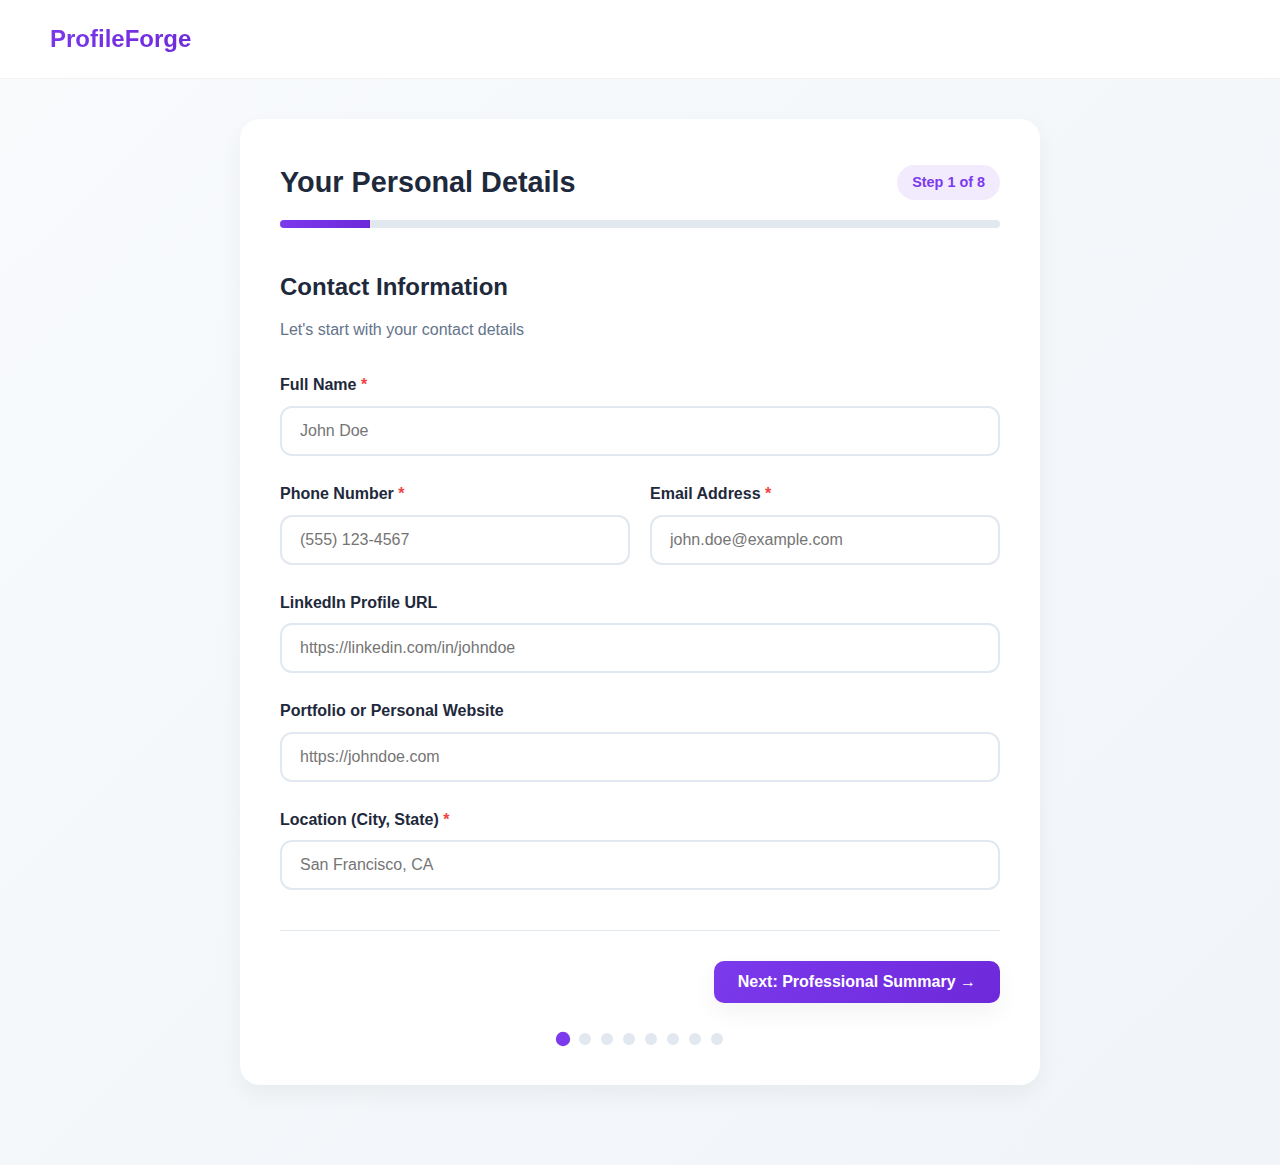
<file: form.html>
<!DOCTYPE html>
<html lang="en">
<head>
    <meta charset="UTF-8">
    <meta name="viewport" content="width=device-width, initial-scale=1.0">
    <title>ProfileForge form</title>
    <link rel="stylesheet" href="shared.css">
    <link rel="stylesheet" href="https://cdnjs.cloudflare.com/ajax/libs/font-awesome/6.4.0/css/all.min.css">
    <style>
        .details-container {
            max-width: 800px;
            margin: 40px auto;
            background: white;
            border-radius: 20px;
            padding: 40px;
            box-shadow: var(--shadow);
        }

        .progress-container {
            margin-bottom: 40px;
        }

        .progress-header {
            display: flex;
            justify-content: space-between;
            align-items: center;
            margin-bottom: 15px;
        }

        .progress-header h1 {
            font-size: 1.8rem;
            color: var(--dark);
        }

        .step-indicator {
            font-weight: 600;
            color: var(--primary);
            background: rgba(124, 58, 237, 0.1);
            padding: 6px 15px;
            border-radius: 20px;
            font-size: 0.9rem;
        }

        .progress-bar {
            height: 8px;
            background: var(--light-gray);
            border-radius: 4px;
            overflow: hidden;
            margin-bottom: 30px;
        }

        .progress-fill {
            height: 100%;
            background: linear-gradient(90deg, var(--primary) 0%, var(--primary-dark) 100%);
            width: 12.5%;
            transition: width 0.3s ease;
        }

        .step-content {
            display: none;
        }

        .step-content.active {
            display: block;
            animation: fadeIn 0.5s ease;
        }

        .section-title {
            font-size: 1.5rem;
            margin-bottom: 10px;
            color: var(--dark);
        }

        .section-description {
            color: var(--gray);
            margin-bottom: 30px;
        }

        .form-group {
            margin-bottom: 25px;
        }

        .form-row {
            display: flex;
            gap: 20px;
        }

        .form-row .form-group {
            flex: 1;
        }

        label {
            display: block;
            margin-bottom: 8px;
            font-weight: 600;
            color: var(--dark);
        }

        .required::after {
            content: ' *';
            color: #ef4444;
        }

        input, textarea, select {
            width: 100%;
            padding: 14px 18px;
            border: 2px solid var(--light-gray);
            border-radius: 12px;
            font-size: 16px;
            transition: all 0.3s;
            box-sizing: border-box;
        }

        input:focus, textarea:focus, select:focus {
            outline: none;
            border-color: var(--primary);
            box-shadow: 0 0 0 3px rgba(124, 58, 237, 0.1);
        }

        textarea {
            min-height: 120px;
            resize: vertical;
        }

        .form-actions {
            display: flex;
            justify-content: space-between;
            margin-top: 40px;
            padding-top: 30px;
            border-top: 1px solid var(--light-gray);
        }

        .step-indicators {
            display: flex;
            justify-content: center;
            gap: 10px;
            margin-top: 30px;
        }

        .step-dot {
            width: 12px;
            height: 12px;
            border-radius: 50%;
            background: var(--light-gray);
            cursor: pointer;
            transition: all 0.3s;
        }

        .step-dot.active {
            background: var(--primary);
            transform: scale(1.2);
        }

        /* Skills specific styles */
        .skills-container {
            display: flex;
            flex-wrap: wrap;
            gap: 10px;
            margin-bottom: 15px;
            min-height: 50px;
        }

        .skill-tag {
            background: rgba(124, 58, 237, 0.1);
            color: var(--primary);
            padding: 8px 16px;
            border-radius: 20px;
            font-size: 0.9rem;
            font-weight: 500;
            display: inline-flex;
            align-items: center;
            gap: 8px;
        }

        .skill-tag button {
            background: none;
            border: none;
            color: var(--primary);
            font-size: 1.2rem;
            cursor: pointer;
            padding: 0;
            width: 20px;
            height: 20px;
            display: flex;
            align-items: center;
            justify-content: center;
            border-radius: 50%;
            transition: all 0.2s;
        }

        .skill-tag button:hover {
            background: rgba(124, 58, 237, 0.2);
        }

        .skill-input {
            display: flex;
            gap: 10px;
        }

        .skill-input input {
            flex: 1;
        }

        .skill-input .btn {
            white-space: nowrap;
        }

        /* Checkbox styling */
        input[type="checkbox"] {
            width: auto;
            margin-right: 10px;
            transform: scale(1.2);
        }

        label:has(input[type="checkbox"]) {
            display: flex;
            align-items: center;
            cursor: pointer;
            font-weight: normal;
        }

        /* Categories for skills */
        .skills-categories {
            margin-bottom: 25px;
        }

        .category-title {
            font-size: 1.1rem;
            margin: 15px 0 10px;
            color: var(--dark);
        }

        /* Projects and certifications sections */
        .add-more-btn {
            background: var(--light-gray);
            border: none;
            padding: 10px 20px;
            border-radius: 8px;
            cursor: pointer;
            display: flex;
            align-items: center;
            gap: 8px;
            margin-top: 10px;
            font-weight: 500;
        }

        .add-more-btn:hover {
            background: #e5e7eb;
        }

        .remove-btn {
            background: #fee2e2;
            color: #dc2626;
            border: none;
            padding: 8px 16px;
            border-radius: 8px;
            cursor: pointer;
            font-size: 0.9rem;
            margin-top: 10px;
        }

        .remove-btn:hover {
            background: #fecaca;
        }

        @keyframes fadeIn {
            from { opacity: 0; transform: translateY(10px); }
            to { opacity: 1; transform: translateY(0); }
        }

        @media (max-width: 768px) {
            .details-container {
                padding: 25px;
                margin: 20px;
            }
            
            .progress-header {
                flex-direction: column;
                align-items: flex-start;
                gap: 10px;
            }
            
            .form-row {
                flex-direction: column;
                gap: 15px;
            }
            
            .skill-input {
                flex-direction: column;
            }
        }
    </style>
</head>
<body>
    <div class="header">
        <a href="../index.html" class="logo">
            <i class="fas fa-sparkles"></i>
            <span> ProfileForge</span>
        </a>
    </div>

    <div class="details-container">
        <div class="progress-container">
            <div class="progress-header">
                <h1>Your Personal Details</h1>
                <div class="step-indicator">Step 1 of 8</div>
            </div>
            <div class="progress-bar">
                <div class="progress-fill" id="progressFill"></div>
            </div>
        </div>

        <!-- Step 1: Contact Information -->
        <div class="step-content active" id="step1">
            <h2 class="section-title">Contact Information</h2>
            <p class="section-description">Let's start with your contact details</p>

            <div class="form-group">
                <label for="fullName" class="required">Full Name</label>
                <input type="text" id="fullName" placeholder="John Doe" required>
            </div>

            <div class="form-row">
                <div class="form-group">
                    <label for="phone" class="required">Phone Number</label>
                    <input type="tel" id="phone" placeholder="(555) 123-4567" required>
                </div>
                <div class="form-group">
                    <label for="email" class="required">Email Address</label>
                    <input type="email" id="email" placeholder="john.doe@example.com" required>
                </div>
            </div>

            <div class="form-group">
                <label for="linkedin">LinkedIn Profile URL</label>
                <input type="url" id="linkedin" placeholder="https://linkedin.com/in/johndoe">
            </div>

            <div class="form-group">
                <label for="portfolio">Portfolio or Personal Website</label>
                <input type="url" id="portfolio" placeholder="https://johndoe.com">
            </div>

            <div class="form-group">
                <label for="location" class="required">Location (City, State)</label>
                <input type="text" id="location" placeholder="San Francisco, CA" required>
            </div>

            <div class="form-actions">
                <div></div>
                <button class="btn btn-primary" onclick="nextStep(2)">Next: Professional Summary →</button>
            </div>
        </div>

        <!-- Step 2: Professional Summary -->
        <div class="step-content" id="step2">
            <h2 class="section-title">Professional Summary / Objective</h2>
            <p class="section-description">A brief 2-3 sentence statement summarizing your experience and goals</p>

            <div class="form-group">
                <label for="summary" class="required">Professional Summary</label>
                <textarea id="summary" placeholder="Experienced software engineer with 5+ years in full-stack development. Seeking to leverage expertise in React and Node.js to build innovative solutions at a forward-thinking tech company..." required></textarea>
            </div>

            <div class="form-actions">
                <button class="btn btn-secondary" onclick="prevStep(1)">← Previous</button>
                <button class="btn btn-primary" onclick="nextStep(3)">Next: Skills →</button>
            </div>
        </div>

        <!-- Step 3: Skills -->
        <div class="step-content" id="step3">
            <h2 class="section-title">Skills</h2>
            <p class="section-description">Add your technical and professional skills</p>

            <div class="skills-categories">
                <div class="category-title">Hard Skills (e.g., programming, data analysis)</div>
                <div class="skills-container" id="hardSkillsContainer"></div>
                <div class="skill-input">
                    <input type="text" id="newHardSkill" placeholder="Add a hard skill (e.g., JavaScript, Data Analysis)">
                    <button type="button" class="btn btn-primary" onclick="addSkill('hard')">Add</button>
                </div>
            </div>

            <div class="skills-categories">
                <div class="category-title">Soft Skills (e.g., communication, teamwork)</div>
                <div class="skills-container" id="softSkillsContainer"></div>
                <div class="skill-input">
                    <input type="text" id="newSoftSkill" placeholder="Add a soft skill (e.g., Leadership, Problem Solving)">
                    <button type="button" class="btn btn-primary" onclick="addSkill('soft')">Add</button>
                </div>
            </div>

            <div class="skills-categories">
                <div class="category-title">Tools & Technologies</div>
                <div class="skills-container" id="toolsSkillsContainer"></div>
                <div class="skill-input">
                    <input type="text" id="newToolSkill" placeholder="Add a tool (e.g., React, Figma, Git)">
                    <button type="button" class="btn btn-primary" onclick="addSkill('tools')">Add</button>
                </div>
            </div>

            <div class="form-actions">
                <button class="btn btn-secondary" onclick="prevStep(2)">← Previous</button>
                <button class="btn btn-primary" onclick="nextStep(4)">Next: Work Experience →</button>
            </div>
        </div>

        <!-- Step 4: Work Experience -->
        <div class="step-content" id="step4">
            <h2 class="section-title">Work Experience</h2>
            <p class="section-description">Add your relevant work history</p>

            <div class="form-group">
                <label for="jobTitle" class="required">Job Title</label>
                <input type="text" id="jobTitle" placeholder="Senior Software Engineer" required>
            </div>

            <div class="form-group">
                <label for="company" class="required">Company Name</label>
                <input type="text" id="company" placeholder="TechCorp Inc." required>
            </div>

            <div class="form-group">
                <label for="workLocation">Location</label>
                <input type="text" id="workLocation" placeholder="San Francisco, CA">
            </div>

            <div class="form-row">
                <div class="form-group">
                    <label for="startDate" class="required">Start Date</label>
                    <input type="month" id="startDate" required>
                </div>
                <div class="form-group">
                    <label for="endDate">End Date</label>
                    <input type="month" id="endDate">
                </div>
            </div>

            <div class="form-group">
                <label>
                    <input type="checkbox" id="currentJob"> I currently work here
                </label>
            </div>

            <div class="form-group">
                <label for="workDescription" class="required">Key Responsibilities & Achievements</label>
                <textarea id="workDescription" placeholder="• Led a team of 5 developers to deliver new features...
• Improved application performance by 40%...
• Implemented automated testing reducing bugs by 30%..." required></textarea>
                <small style="color: var(--gray);">Use bullet points for each responsibility/achievement</small>
            </div>

            <div class="form-actions">
                <button class="btn btn-secondary" onclick="prevStep(3)">← Previous</button>
                <button class="btn btn-primary" onclick="nextStep(5)">Next: Education →</button>
            </div>
        </div>

        <!-- Step 5: Education -->
        <div class="step-content" id="step5">
            <h2 class="section-title">Education</h2>
            <p class="section-description">Add your educational background</p>

            <div class="form-group">
                <label for="degree" class="required">Degree Earned</label>
                <input type="text" id="degree" placeholder="Bachelor of Science in Computer Science" required>
            </div>

            <div class="form-group">
                <label for="institution" class="required">Institution Name</label>
                <input type="text" id="institution" placeholder="Stanford University" required>
            </div>

            <div class="form-group">
                <label for="graduationYear" class="required">Year of Graduation</label>
                <input type="number" id="graduationYear" placeholder="2020" min="1900" max="2030" required>
            </div>

            <div class="form-group">
                <label for="honorsGPA">Honors & GPA (Optional)</label>
                <input type="text" id="honorsGPA" placeholder="Magna Cum Laude, GPA: 3.8">
            </div>

            <div class="form-actions">
                <button class="btn btn-secondary" onclick="prevStep(4)">← Previous</button>
                <button class="btn btn-primary" onclick="nextStep(6)">Next: Certifications →</button>
            </div>
        </div>

        <!-- Step 6: Certifications & Awards -->
        <div class="step-content" id="step6">
            <h2 class="section-title">Certifications & Awards</h2>
            <p class="section-description">Add any relevant certificates, licenses, or recognitions</p>

            <div id="certificationsContainer">
                <div class="form-group certification-entry">
                    <div class="form-row">
                        <div class="form-group">
                            <label>Certification/Award Name</label>
                            <input type="text" class="certification-name" placeholder="AWS Certified Solutions Architect">
                        </div>
                        <div class="form-group">
                            <label>Issuing Organization</label>
                            <input type="text" class="certification-org" placeholder="Amazon Web Services">
                        </div>
                    </div>
                    <div class="form-row">
                        <div class="form-group">
                            <label>Date Earned</label>
                            <input type="month" class="certification-date">
                        </div>
                        <div class="form-group">
                            <label>Credential ID (Optional)</label>
                            <input type="text" class="certification-id" placeholder="ABC123XYZ">
                        </div>
                    </div>
                </div>
            </div>

            <button type="button" class="add-more-btn" onclick="addCertification()">
                <i class="fas fa-plus"></i> Add Another Certification
            </button>

            <div class="form-actions">
                <button class="btn btn-secondary" onclick="prevStep(5)">← Previous</button>
                <button class="btn btn-primary" onclick="nextStep(7)">Next: Projects →</button>
            </div>
        </div>

        <!-- Step 7: Projects / Portfolio -->
        <div class="step-content" id="step7">
            <h2 class="section-title">Projects / Portfolio</h2>
            <p class="section-description">Showcase your work and projects</p>

            <div id="projectsContainer">
                <div class="form-group project-entry">
                    <div class="form-group">
                        <label>Project Title</label>
                        <input type="text" class="project-title" placeholder="E-commerce Website Redesign">
                    </div>
                    <div class="form-group">
                        <label>Description</label>
                        <textarea class="project-description" placeholder="Redesigned and implemented a responsive e-commerce platform with improved user experience..."></textarea>
                    </div>
                    <div class="form-group">
                        <label>Tools Used</label>
                        <input type="text" class="project-tools" placeholder="React, Node.js, MongoDB, Figma">
                    </div>
                    <div class="form-group">
                        <label>Project Link (Optional)</label>
                        <input type="url" class="project-link" placeholder="https://github.com/username/project">
                    </div>
                </div>
            </div>

            <button type="button" class="add-more-btn" onclick="addProject()">
                <i class="fas fa-plus"></i> Add Another Project
            </button>

            <div class="form-actions">
                <button class="btn btn-secondary" onclick="prevStep(6)">← Previous</button>
                <button class="btn btn-primary" onclick="nextStep(8)">Next: Languages →</button>
            </div>
        </div>

        <!-- Step 8: Languages -->
        <div class="step-content" id="step8">
            <h2 class="section-title">Languages</h2>
            <p class="section-description">List spoken/written languages and proficiency levels</p>

            <div id="languagesContainer">
                <div class="form-group language-entry">
                    <div class="form-row">
                        <div class="form-group">
                            <label>Language</label>
                            <input type="text" class="language-name" placeholder="English" required>
                        </div>
                        <div class="form-group">
                            <label>Proficiency Level</label>
                            <select class="language-level" required>
                                <option value="">Select level</option>
                                <option value="native">Native</option>
                                <option value="fluent">Fluent</option>
                                <option value="professional">Professional</option>
                                <option value="intermediate">Intermediate</option>
                                <option value="basic">Basic</option>
                            </select>
                        </div>
                    </div>
                </div>
            </div>

            <button type="button" class="add-more-btn" onclick="addLanguage()">
                <i class="fas fa-plus"></i> Add Another Language
            </button>

            <div class="form-actions">
                <button class="btn btn-secondary" onclick="prevStep(7)">← Previous</button>
                <button class="btn btn-primary" onclick="saveAndContinue()">Review Details →</button>
            </div>
        </div>

        <div class="step-indicators">
            <div class="step-dot active" onclick="goToStep(1)"></div>
            <div class="step-dot" onclick="goToStep(2)"></div>
            <div class="step-dot" onclick="goToStep(3)"></div>
            <div class="step-dot" onclick="goToStep(4)"></div>
            <div class="step-dot" onclick="goToStep(5)"></div>
            <div class="step-dot" onclick="goToStep(6)"></div>
            <div class="step-dot" onclick="goToStep(7)"></div>
            <div class="step-dot" onclick="goToStep(8)"></div>
        </div>
    </div>

    <script>
        let currentStep = 1;
        const totalSteps = 8;
        
        // Skills arrays for different categories
        const hardSkills = [];
        const softSkills = [];
        const toolSkills = [];
        
        // Arrays for dynamic sections
        let certifications = [{
            name: '',
            organization: '',
            date: '',
            credentialId: ''
        }];
        
        let projects = [{
            title: '',
            description: '',
            tools: '',
            link: ''
        }];
        
        let languages = [{
            name: '',
            level: ''
        }];

        function escapeHtml(text) {
            if (!text) return '';
            const div = document.createElement('div');
            div.textContent = text;
            return div.innerHTML;
        }

        function updateProgress() {
            const progress = (currentStep / totalSteps) * 100;
            document.getElementById('progressFill').style.width = `${progress}%`;
            
            const stepIndicator = document.querySelector('.step-indicator');
            stepIndicator.textContent = `Step ${currentStep} of ${totalSteps}`;
            
            document.querySelectorAll('.step-dot').forEach((dot, index) => {
                dot.classList.toggle('active', index + 1 === currentStep);
            });
        }

        function goToStep(stepNumber) {
            if (stepNumber < 1 || stepNumber > totalSteps) return;
            
            if (stepNumber > currentStep && !validateStep(currentStep)) {
                return;
            }
            
            document.querySelectorAll('.step-content').forEach(content => {
                content.classList.remove('active');
            });
            
            const targetStep = document.getElementById(`step${stepNumber}`);
            if (targetStep) {
                targetStep.classList.add('active');
                currentStep = stepNumber;
                updateProgress();
            }
        }

        function nextStep(next) {
            if (validateStep(currentStep)) {
                goToStep(next);
            }
        }

        function prevStep(prev) {
            goToStep(prev);
        }

        function validateStep(step) {
            let isValid = true;
            let errorMessage = '';
            
            switch(step) {
                case 1:
                    const name = document.getElementById('fullName').value.trim();
                    const phone = document.getElementById('phone').value.trim();
                    const email = document.getElementById('email').value.trim();
                    const location = document.getElementById('location').value.trim();
                    
                    if (!name) {
                        errorMessage = 'Please enter your full name';
                        document.getElementById('fullName').focus();
                    } else if (!phone) {
                        errorMessage = 'Please enter your phone number';
                        document.getElementById('phone').focus();
                    } else if (!email) {
                        errorMessage = 'Please enter your email address';
                        document.getElementById('email').focus();
                    } else if (!validateEmail(email)) {
                        errorMessage = 'Please enter a valid email address';
                        document.getElementById('email').focus();
                    } else if (!location) {
                        errorMessage = 'Please enter your location';
                        document.getElementById('location').focus();
                    }
                    break;
                case 2:
                    const summary = document.getElementById('summary').value.trim();
                    if (!summary) {
                        errorMessage = 'Please enter your professional summary';
                        document.getElementById('summary').focus();
                    }
                    break;
                case 4:
                    const jobTitle = document.getElementById('jobTitle').value.trim();
                    const company = document.getElementById('company').value.trim();
                    const startDate = document.getElementById('startDate').value;
                    const workDescription = document.getElementById('workDescription').value.trim();
                    
                    if (!jobTitle) {
                        errorMessage = 'Please enter job title';
                        document.getElementById('jobTitle').focus();
                    } else if (!company) {
                        errorMessage = 'Please enter company name';
                        document.getElementById('company').focus();
                    } else if (!startDate) {
                        errorMessage = 'Please select a start date';
                        document.getElementById('startDate').focus();
                    } else if (!workDescription) {
                        errorMessage = 'Please enter job responsibilities and achievements';
                        document.getElementById('workDescription').focus();
                    }
                    break;
                case 5:
                    const degree = document.getElementById('degree').value.trim();
                    const institution = document.getElementById('institution').value.trim();
                    const graduationYear = document.getElementById('graduationYear').value.trim();
                    
                    if (!degree) {
                        errorMessage = 'Please enter your degree';
                        document.getElementById('degree').focus();
                    } else if (!institution) {
                        errorMessage = 'Please enter institution name';
                        document.getElementById('institution').focus();
                    } else if (!graduationYear) {
                        errorMessage = 'Please enter graduation year';
                        document.getElementById('graduationYear').focus();
                    }
                    break;
                case 8:
                    // Validate languages - FIXED: Only validate if language name is entered
                    const languageInputs = document.querySelectorAll('.language-name');
                    const languageLevels = document.querySelectorAll('.language-level');
                    for (let i = 0; i < languageInputs.length; i++) {
                        const name = languageInputs[i].value.trim();
                        const level = languageLevels[i].value;
                        
                        if (name && !level) {
                            errorMessage = 'Please select proficiency level for "' + name + '"';
                            languageLevels[i].focus();
                            break;
                        }
                        if (!name && level) {
                            errorMessage = 'Please enter language name for selected level';
                            languageInputs[i].focus();
                            break;
                        }
                    }
                    break;
            }
            
            if (errorMessage) {
                alert(errorMessage);
                isValid = false;
            }
            
            return isValid;
        }

        function validateEmail(email) {
            const re = /^[^\s@]+@[^\s@]+\.[^\s@]+$/;
            return re.test(email);
        }

        function addSkill(type) {
            let inputId, skillsArray, containerId;
            
            switch(type) {
                case 'hard':
                    inputId = 'newHardSkill';
                    skillsArray = hardSkills;
                    containerId = 'hardSkillsContainer';
                    break;
                case 'soft':
                    inputId = 'newSoftSkill';
                    skillsArray = softSkills;
                    containerId = 'softSkillsContainer';
                    break;
                case 'tools':  // FIXED: Changed from 'tool' to 'tools'
                    inputId = 'newToolSkill';
                    skillsArray = toolSkills;
                    containerId = 'toolsSkillsContainer';
                    break;
                default:
                    return;
            }
            
            const skillInput = document.getElementById(inputId);
            const skill = skillInput.value.trim();
            
            if (skill && !skillsArray.includes(skill)) {
                skillsArray.push(skill);
                updateSkillsDisplay(type, skillsArray, containerId);
                skillInput.value = '';
                skillInput.focus();
            }
        }

        function updateSkillsDisplay(type, skillsArray, containerId) {
            const container = document.getElementById(containerId);
            if (skillsArray.length === 0) {
                container.innerHTML = '<div style="color: var(--gray); font-style: italic;">No skills added yet</div>';
                return;
            }
            
            container.innerHTML = skillsArray.map(skill => {
                const safeSkill = escapeHtml(skill);
                return `
                    <div class="skill-tag">
                        ${safeSkill}
                        <button onclick="removeSkill('${type}', '${safeSkill.replace(/'/g, "\\'")}')">&times;</button>
                    </div>
                `;
            }).join('');
        }

        function removeSkill(type, skillToRemove) {
            const decodedSkill = skillToRemove.replace(/&amp;/g, '&')
                                            .replace(/&lt;/g, '<')
                                            .replace(/&gt;/g, '>')
                                            .replace(/&quot;/g, '"')
                                            .replace(/&#039;/g, "'");
            
            let skillsArray, containerId;
            
            switch(type) {
                case 'hard':
                    skillsArray = hardSkills;
                    containerId = 'hardSkillsContainer';
                    break;
                case 'soft':
                    skillsArray = softSkills;
                    containerId = 'softSkillsContainer';
                    break;
                case 'tools':  // FIXED: Changed from 'tool' to 'tools'
                    skillsArray = toolSkills;
                    containerId = 'toolsSkillsContainer';
                    break;
            }
            
            const index = skillsArray.findIndex(skill => skill === decodedSkill);
            if (index > -1) {
                skillsArray.splice(index, 1);
                updateSkillsDisplay(type, skillsArray, containerId);
            }
        }

        function addCertification() {
            certifications.push({
                name: '',
                organization: '',
                date: '',
                credentialId: ''
            });
            updateCertificationsDisplay();
        }

        function updateCertificationsDisplay() {
            const container = document.getElementById('certificationsContainer');
            container.innerHTML = certifications.map((cert, index) => `
                <div class="form-group certification-entry" data-index="${index}">
                    ${index > 0 ? '<div style="border-top: 2px dashed var(--light-gray); margin: 20px 0; padding-top: 20px;"></div>' : ''}
                    <div class="form-row">
                        <div class="form-group">
                            <label>Certification/Award Name ${index === 0 ? '' : '#' + (index + 1)}</label>
                            <input type="text" class="certification-name" placeholder="AWS Certified Solutions Architect" 
                                   value="${escapeHtml(cert.name)}" oninput="updateCertification(${index}, 'name', this.value)">
                        </div>
                        <div class="form-group">
                            <label>Issuing Organization</label>
                            <input type="text" class="certification-org" placeholder="Amazon Web Services" 
                                   value="${escapeHtml(cert.organization)}" oninput="updateCertification(${index}, 'organization', this.value)">
                        </div>
                    </div>
                    <div class="form-row">
                        <div class="form-group">
                            <label>Date Earned</label>
                            <input type="month" class="certification-date" 
                                   value="${cert.date}" oninput="updateCertification(${index}, 'date', this.value)">
                        </div>
                        <div class="form-group">
                            <label>Credential ID (Optional)</label>
                            <input type="text" class="certification-id" placeholder="ABC123XYZ" 
                                   value="${escapeHtml(cert.credentialId)}" oninput="updateCertification(${index}, 'credentialId', this.value)">
                        </div>
                    </div>
                    ${index > 0 ? `<button type="button" class="remove-btn" onclick="removeCertification(${index})">Remove Certification</button>` : ''}
                </div>
            `).join('');
        }

        function updateCertification(index, field, value) {
            if (certifications[index]) {
                certifications[index][field] = value;
            }
        }

        function removeCertification(index) {
            if (index > 0 && index < certifications.length) {
                certifications.splice(index, 1);
                updateCertificationsDisplay();
            }
        }

        function addProject() {
            projects.push({
                title: '',
                description: '',
                tools: '',
                link: ''
            });
            updateProjectsDisplay();
        }

        function updateProjectsDisplay() {
            const container = document.getElementById('projectsContainer');
            container.innerHTML = projects.map((project, index) => `
                <div class="form-group project-entry" data-index="${index}">
                    ${index > 0 ? '<div style="border-top: 2px dashed var(--light-gray); margin: 20px 0; padding-top: 20px;"></div>' : ''}
                    <div class="form-group">
                        <label>Project Title ${index === 0 ? '' : '#' + (index + 1)}</label>
                        <input type="text" class="project-title" placeholder="E-commerce Website Redesign" 
                               value="${escapeHtml(project.title)}" oninput="updateProject(${index}, 'title', this.value)">
                    </div>
                    <div class="form-group">
                        <label>Description</label>
                        <textarea class="project-description" placeholder="Redesigned and implemented a responsive e-commerce platform..."
                                  oninput="updateProject(${index}, 'description', this.value)">${escapeHtml(project.description)}</textarea>
                    </div>
                    <div class="form-group">
                        <label>Tools Used</label>
                        <input type="text" class="project-tools" placeholder="React, Node.js, MongoDB, Figma" 
                               value="${escapeHtml(project.tools)}" oninput="updateProject(${index}, 'tools', this.value)">
                    </div>
                    <div class="form-group">
                        <label>Project Link (Optional)</label>
                        <input type="url" class="project-link" placeholder="https://github.com/username/project" 
                               value="${escapeHtml(project.link)}" oninput="updateProject(${index}, 'link', this.value)">
                    </div>
                    ${index > 0 ? `<button type="button" class="remove-btn" onclick="removeProject(${index})">Remove Project</button>` : ''}
                </div>
            `).join('');
        }

        function updateProject(index, field, value) {
            if (projects[index]) {
                projects[index][field] = value;
            }
        }

        function removeProject(index) {
            if (index > 0 && index < projects.length) {
                projects.splice(index, 1);
                updateProjectsDisplay();
            }
        }

        function addLanguage() {
            languages.push({
                name: '',
                level: ''
            });
            updateLanguagesDisplay();
        }

        function updateLanguagesDisplay() {
            const container = document.getElementById('languagesContainer');
            container.innerHTML = languages.map((language, index) => `
                <div class="form-group language-entry" data-index="${index}">
                    ${index > 0 ? '<div style="border-top: 2px dashed var(--light-gray); margin: 20px 0; padding-top: 20px;"></div>' : ''}
                    <div class="form-row">
                        <div class="form-group">
                            <label>Language ${index === 0 ? '' : '#' + (index + 1)}</label>
                            <input type="text" class="language-name" placeholder="English" 
                                   value="${escapeHtml(language.name)}" oninput="updateLanguage(${index}, 'name', this.value)" ${index === 0 ? 'required' : ''}>
                        </div>
                        <div class="form-group">
                            <label>Proficiency Level</label>
                            <select class="language-level" onchange="updateLanguage(${index}, 'level', this.value)" ${index === 0 ? 'required' : ''}>
                                <option value="">Select level</option>
                                <option value="native" ${language.level === 'native' ? 'selected' : ''}>Native</option>
                                <option value="fluent" ${language.level === 'fluent' ? 'selected' : ''}>Fluent</option>
                                <option value="professional" ${language.level === 'professional' ? 'selected' : ''}>Professional</option>
                                <option value="intermediate" ${language.level === 'intermediate' ? 'selected' : ''}>Intermediate</option>
                                <option value="basic" ${language.level === 'basic' ? 'selected' : ''}>Basic</option>
                            </select>
                        </div>
                    </div>
                    ${index > 0 ? `<button type="button" class="remove-btn" onclick="removeLanguage(${index})">Remove Language</button>` : ''}
                </div>
            `).join('');
        }

        function updateLanguage(index, field, value) {
            if (languages[index]) {
                languages[index][field] = value;
            }
        }

        function removeLanguage(index) {
            if (index > 0 && index < languages.length) {
                languages.splice(index, 1);
                updateLanguagesDisplay();
            }
        }

        function saveAndContinue() {
            if (!validateStep(currentStep)) {
                return;
            }

            try {
                // Collect all form data
                const resumeData = {
                    contact: {
                        name: document.getElementById('fullName').value.trim(),
                        phone: document.getElementById('phone').value.trim(),
                        email: document.getElementById('email').value.trim(),
                        linkedin: document.getElementById('linkedin').value.trim(),
                        portfolio: document.getElementById('portfolio').value.trim(),
                        location: document.getElementById('location').value.trim()
                    },
                    summary: document.getElementById('summary').value.trim(),
                    skills: {
                        hard: [...hardSkills],
                        soft: [...softSkills],
                        tools: [...toolSkills]  // FIXED: Matches 'tools' not 'tool'
                    },
                    work: {
                        title: document.getElementById('jobTitle').value.trim(),
                        company: document.getElementById('company').value.trim(),
                        location: document.getElementById('workLocation').value.trim(),
                        startDate: document.getElementById('startDate').value,
                        endDate: document.getElementById('endDate').value,
                        current: document.getElementById('currentJob').checked,
                        description: document.getElementById('workDescription').value.trim()
                    },
                    education: {
                        degree: document.getElementById('degree').value.trim(),
                        institution: document.getElementById('institution').value.trim(),
                        graduationYear: document.getElementById('graduationYear').value.trim(),
                        honorsGPA: document.getElementById('honorsGPA').value.trim()
                    },
                    certifications: certifications.filter(cert => cert.name || cert.organization),
                    projects: projects.filter(project => project.title || project.description),
                    languages: languages.filter(lang => lang.name && lang.level),
                    timestamp: new Date().toISOString()
                };

                localStorage.setItem('resumeData', JSON.stringify(resumeData));
                window.location.href = 'confirm.html';
            } catch (error) {
                console.error('Error saving data:', error);
                alert('An error occurred while saving your data. Please try again.');
            }
        }

        // Initialize
        document.addEventListener('DOMContentLoaded', () => {
            updateProgress();
            
            // Enter key for skill inputs - FIXED: Added for tools
            document.getElementById('newHardSkill').addEventListener('keypress', (e) => {
                if (e.key === 'Enter') {
                    e.preventDefault();
                    addSkill('hard');
                }
            });
            
            document.getElementById('newSoftSkill').addEventListener('keypress', (e) => {
                if (e.key === 'Enter') {
                    e.preventDefault();
                    addSkill('soft');
                }
            });
            
            document.getElementById('newToolSkill').addEventListener('keypress', (e) => {
                if (e.key === 'Enter') {
                    e.preventDefault();
                    addSkill('tools');  // FIXED: Changed from 'tool' to 'tools'
                }
            });

            // Handle current job checkbox disabling end date - NEW FIX
            const currentJobCheckbox = document.getElementById('currentJob');
            const endDateInput = document.getElementById('endDate');
            
            currentJobCheckbox.addEventListener('change', function() {
                endDateInput.disabled = this.checked;
                if (this.checked) {
                    endDateInput.value = '';
                }
            });

            // Load existing data if available
            try {
                const savedData = localStorage.getItem('resumeData');
                if (savedData) {
                    const resumeData = JSON.parse(savedData);
                    
                    if (resumeData.contact) {
                        document.getElementById('fullName').value = resumeData.contact.name || '';
                        document.getElementById('phone').value = resumeData.contact.phone || '';
                        document.getElementById('email').value = resumeData.contact.email || '';
                        document.getElementById('linkedin').value = resumeData.contact.linkedin || '';
                        document.getElementById('portfolio').value = resumeData.contact.portfolio || '';
                        document.getElementById('location').value = resumeData.contact.location || '';
                    }
                    
                    if (resumeData.summary) {
                        document.getElementById('summary').value = resumeData.summary || '';
                    }
                    
                    if (resumeData.skills) {
                        if (resumeData.skills.hard) {
                            hardSkills.push(...resumeData.skills.hard);
                            updateSkillsDisplay('hard', hardSkills, 'hardSkillsContainer');
                        }
                        if (resumeData.skills.soft) {
                            softSkills.push(...resumeData.skills.soft);
                            updateSkillsDisplay('soft', softSkills, 'softSkillsContainer');
                        }
                        if (resumeData.skills.tools) {
                            toolSkills.push(...resumeData.skills.tools);
                            updateSkillsDisplay('tools', toolSkills, 'toolsSkillsContainer');
                        }
                    }
                    
                    if (resumeData.work) {
                        document.getElementById('jobTitle').value = resumeData.work.title || '';
                        document.getElementById('company').value = resumeData.work.company || '';
                        document.getElementById('workLocation').value = resumeData.work.location || '';
                        document.getElementById('startDate').value = resumeData.work.startDate || '';
                        document.getElementById('endDate').value = resumeData.work.endDate || '';
                        document.getElementById('currentJob').checked = resumeData.work.current || false;
                        document.getElementById('workDescription').value = resumeData.work.description || '';
                        
                        // Initialize end date disabled state
                        if (resumeData.work.current) {
                            endDateInput.disabled = true;
                        }
                    }
                    
                    if (resumeData.education) {
                        document.getElementById('degree').value = resumeData.education.degree || '';
                        document.getElementById('institution').value = resumeData.education.institution || '';
                        document.getElementById('graduationYear').value = resumeData.education.graduationYear || '';
                        document.getElementById('honorsGPA').value = resumeData.education.honorsGPA || '';
                    }
                    
                    if (resumeData.certifications && resumeData.certifications.length > 0) {
                        certifications = resumeData.certifications;
                        updateCertificationsDisplay();
                    }
                    
                    if (resumeData.projects && resumeData.projects.length > 0) {
                        projects = resumeData.projects;
                        updateProjectsDisplay();
                    }
                    
                    if (resumeData.languages && resumeData.languages.length > 0) {
                        languages = resumeData.languages;
                        updateLanguagesDisplay();
                    }
                }
            } catch (error) {
                console.error('Error loading saved data:', error);
            }
        });
    </script>
</body>
</html>
</file>
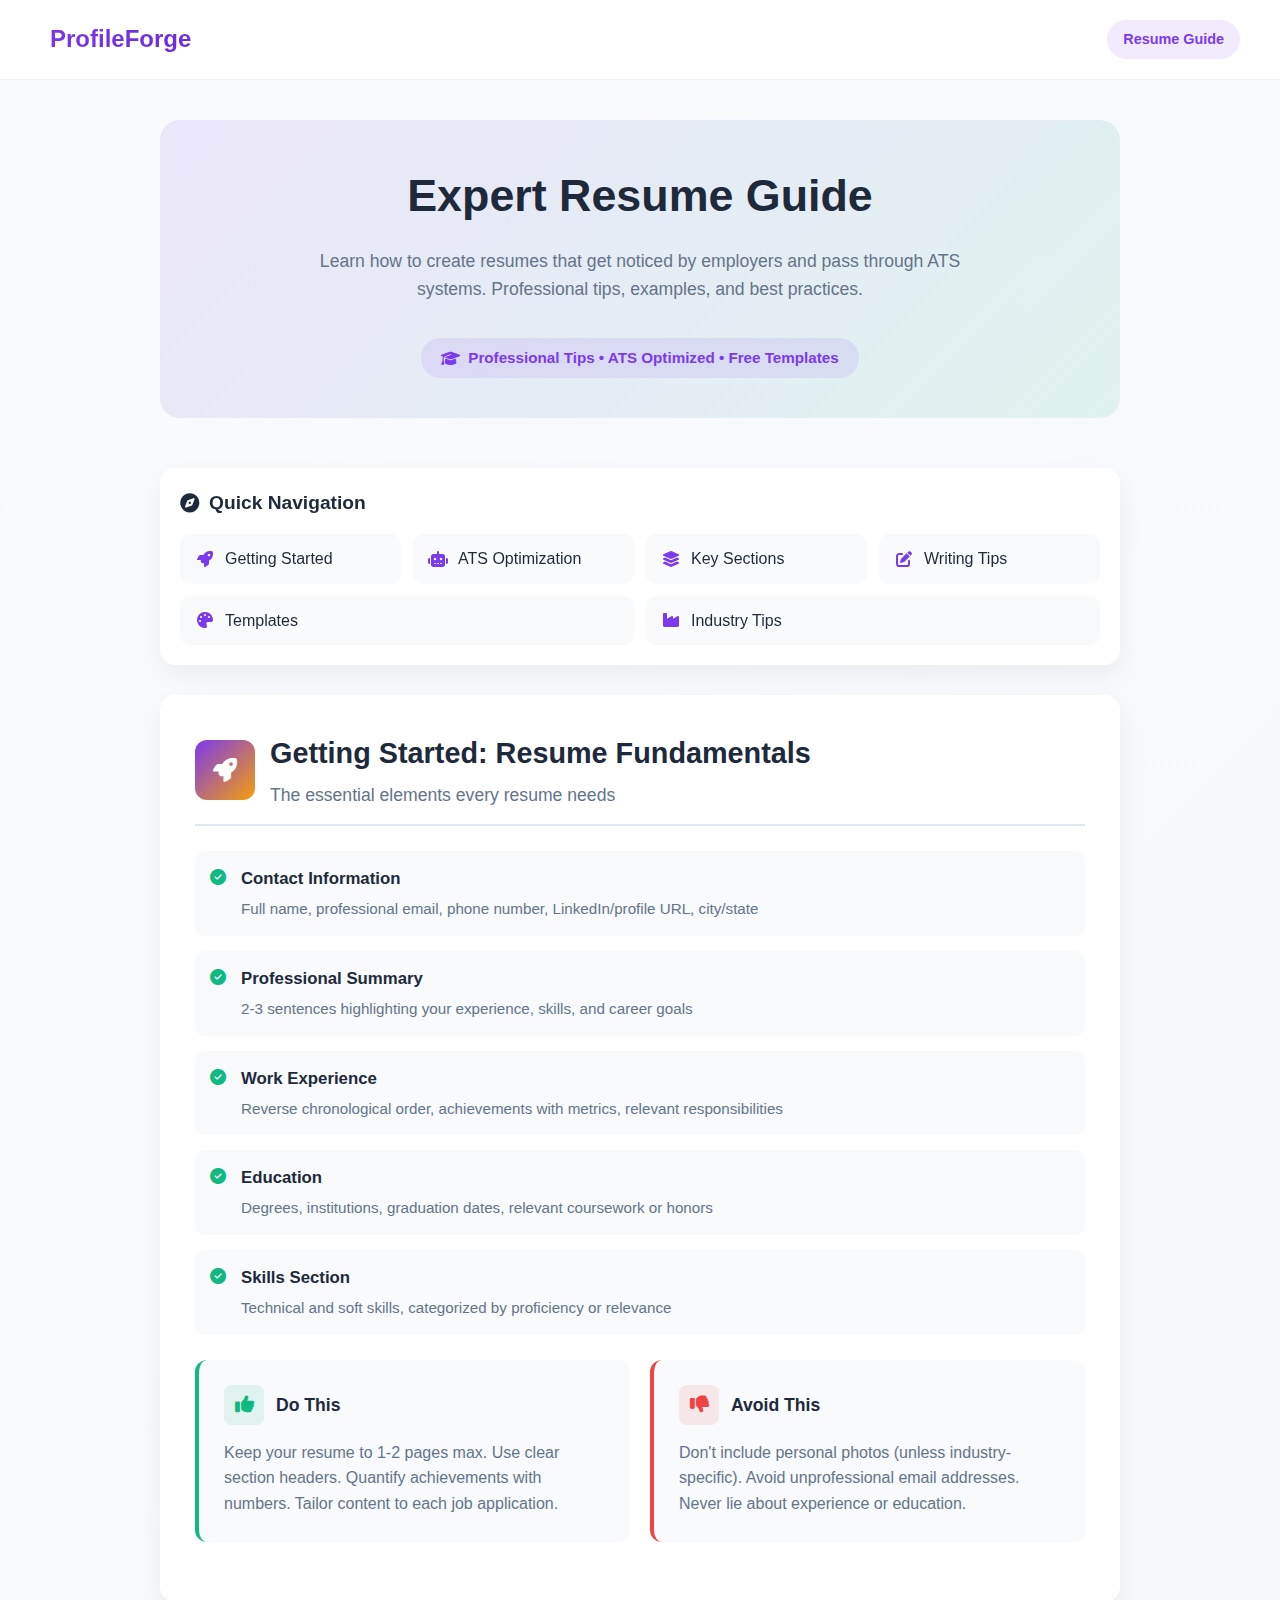
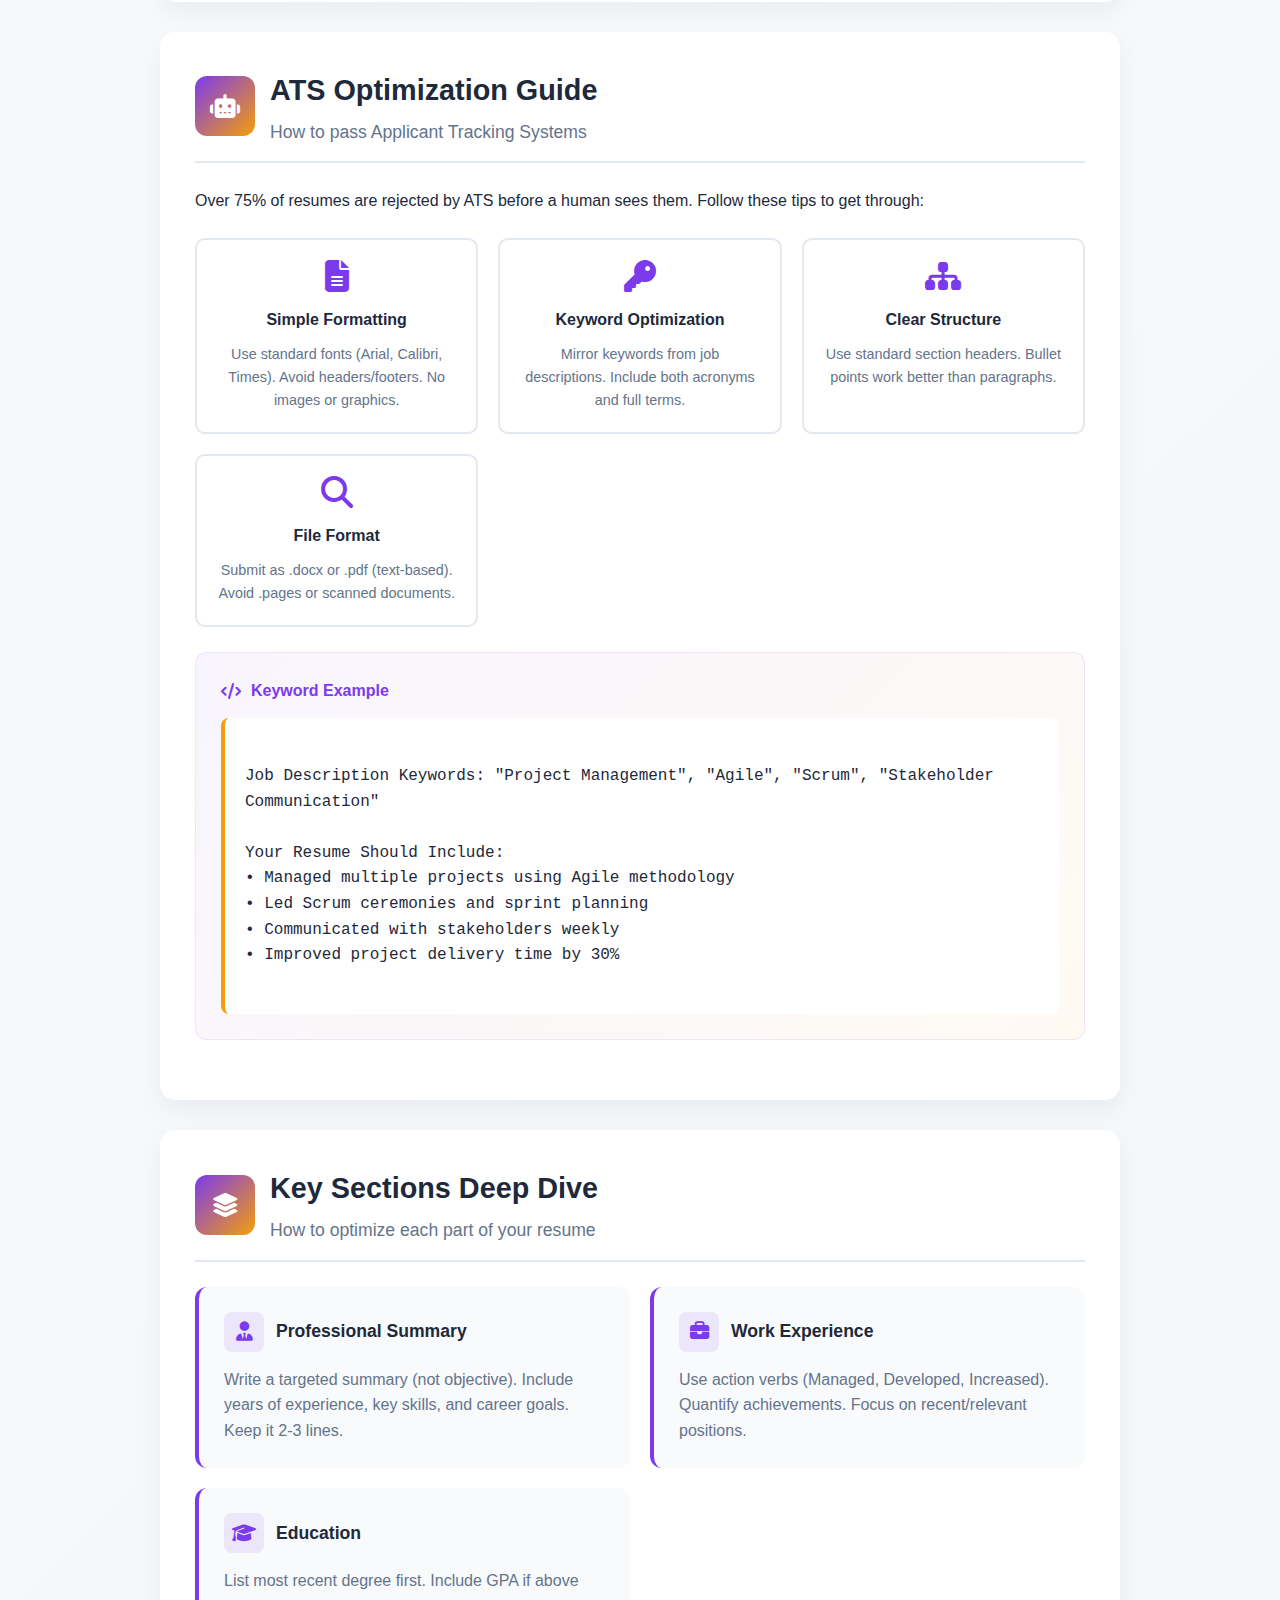
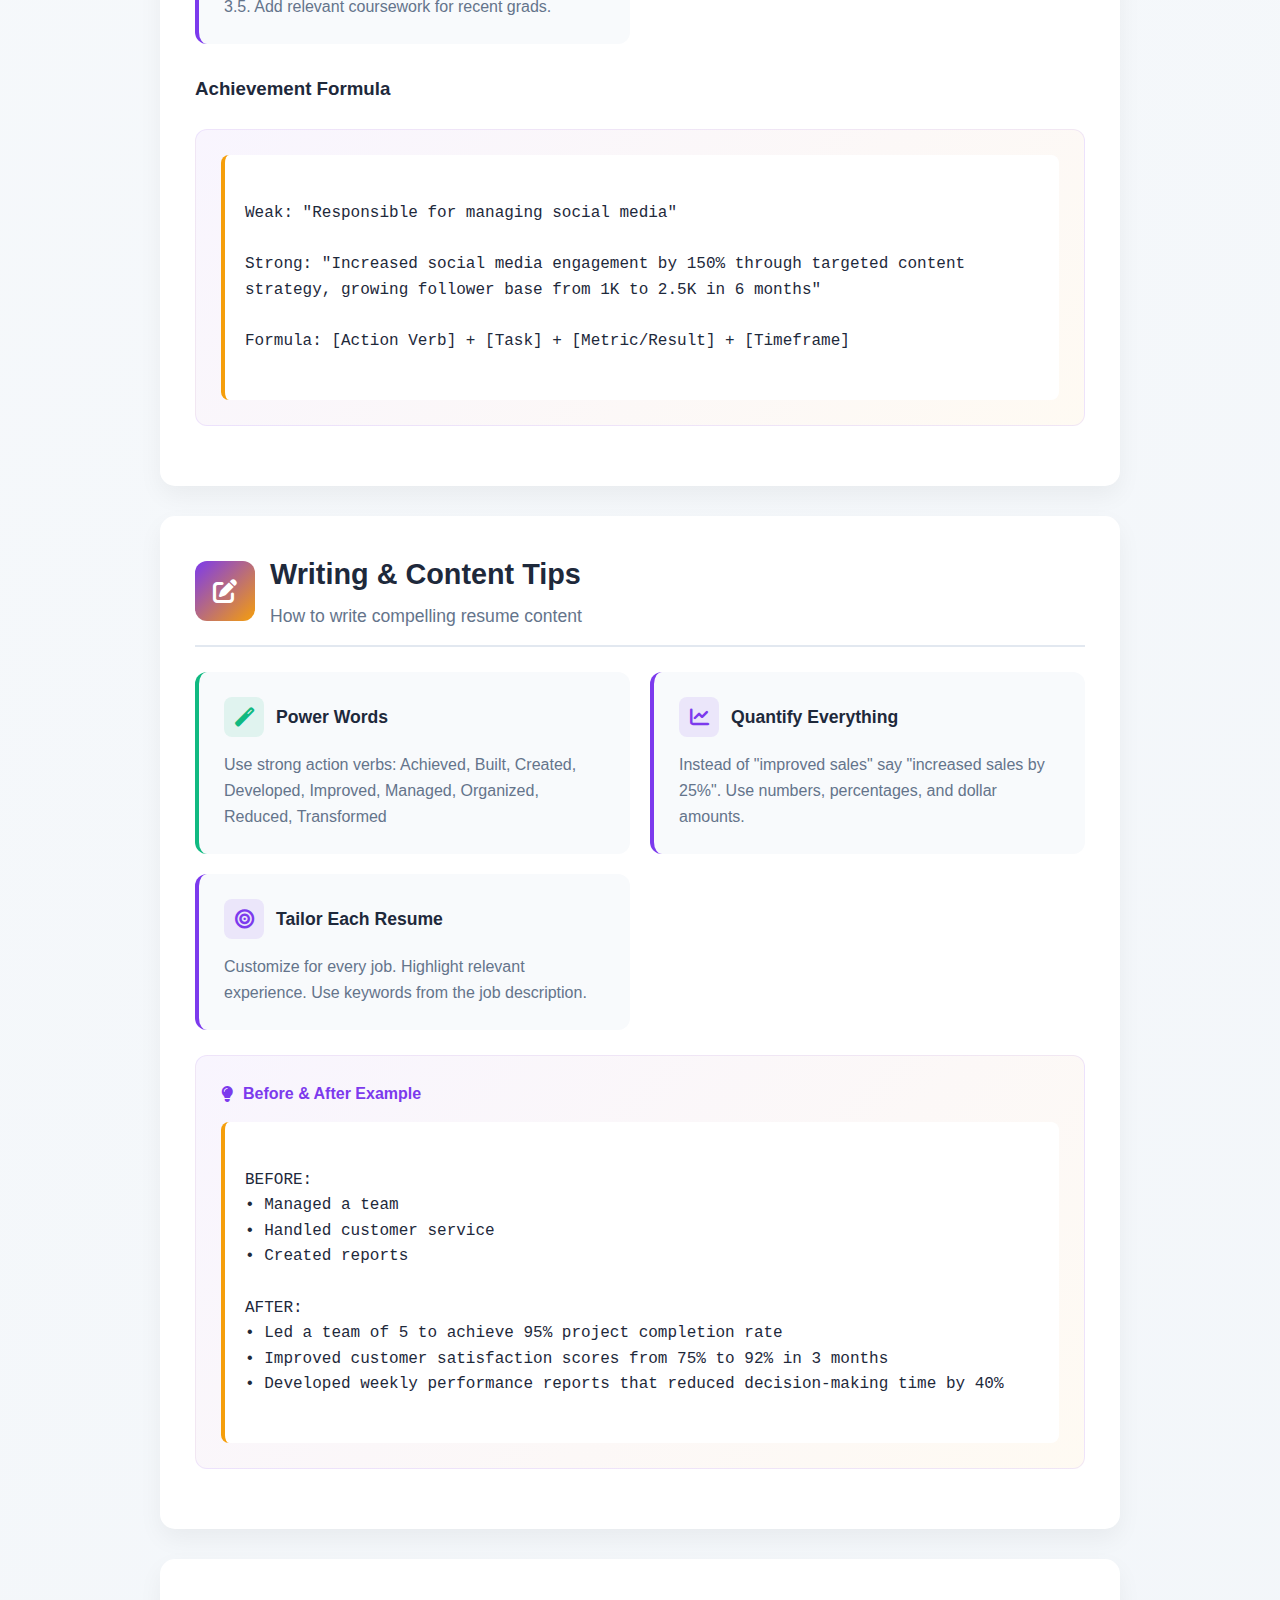
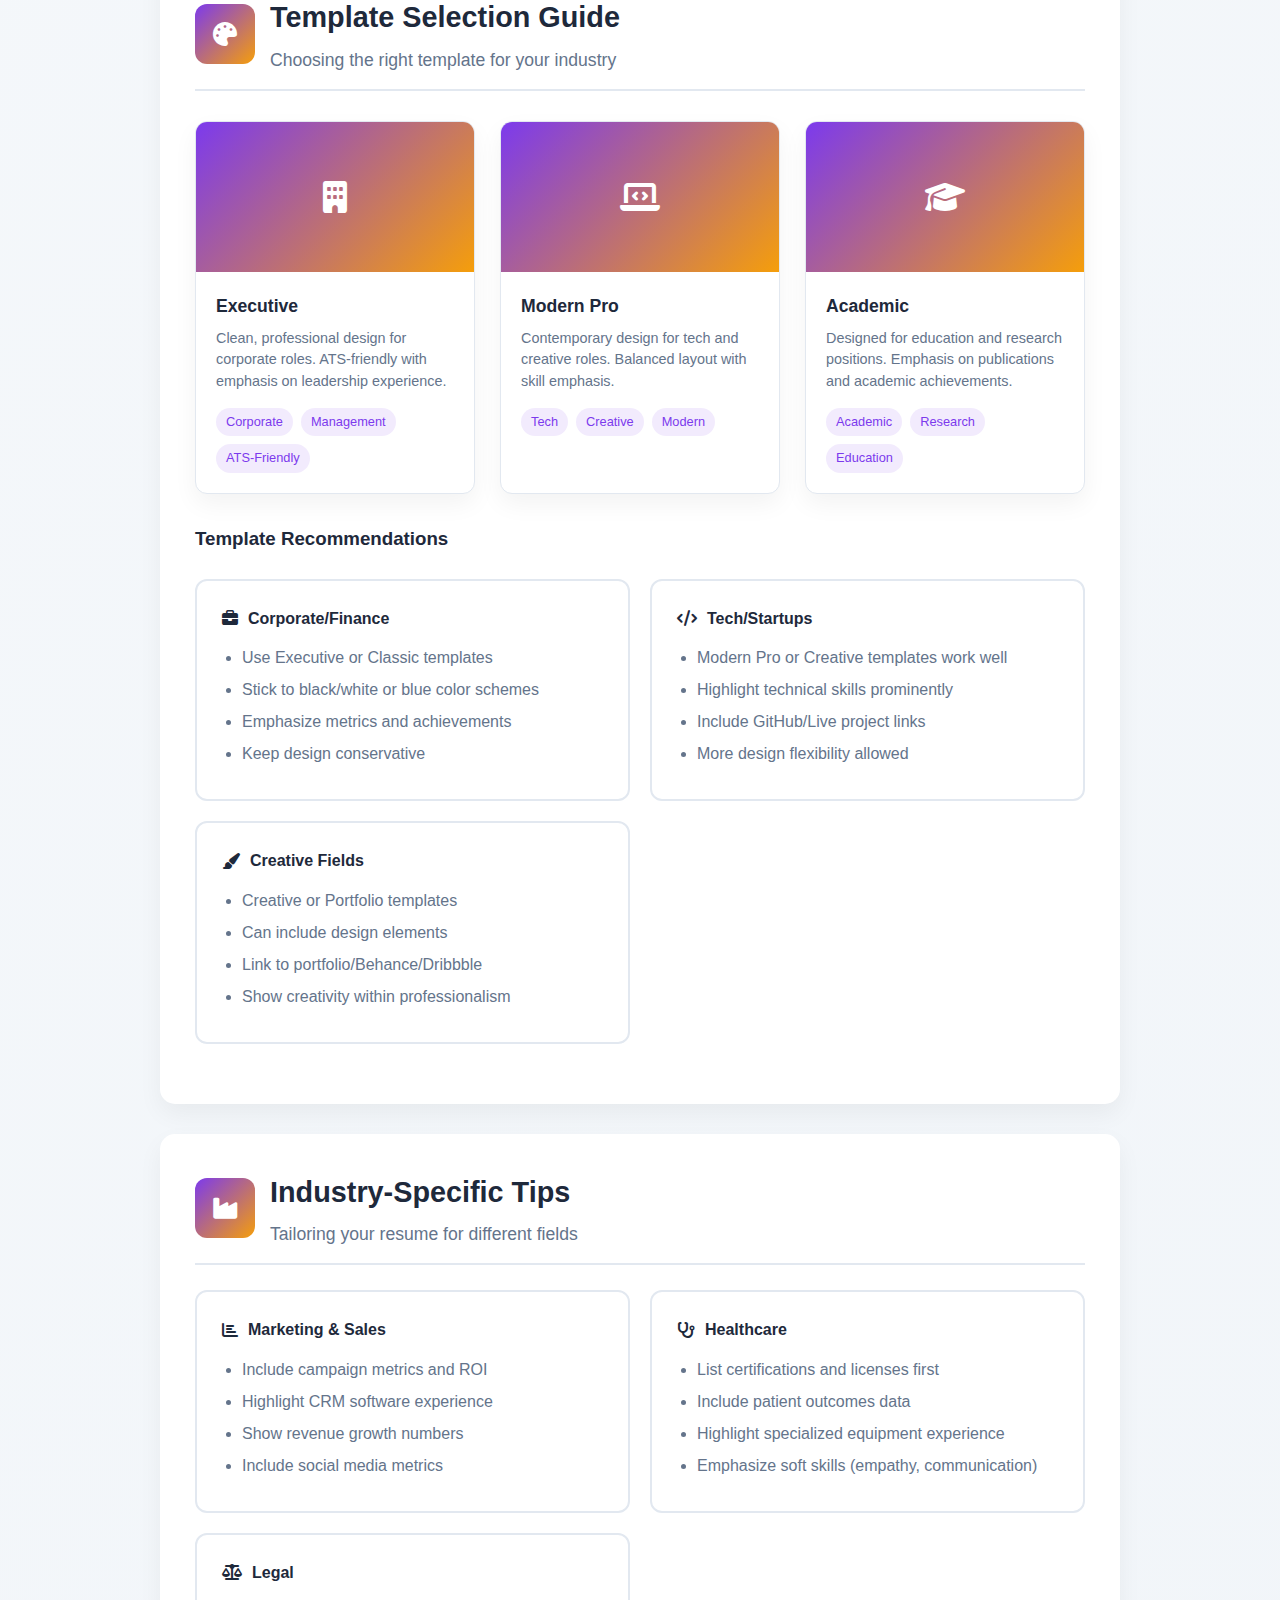
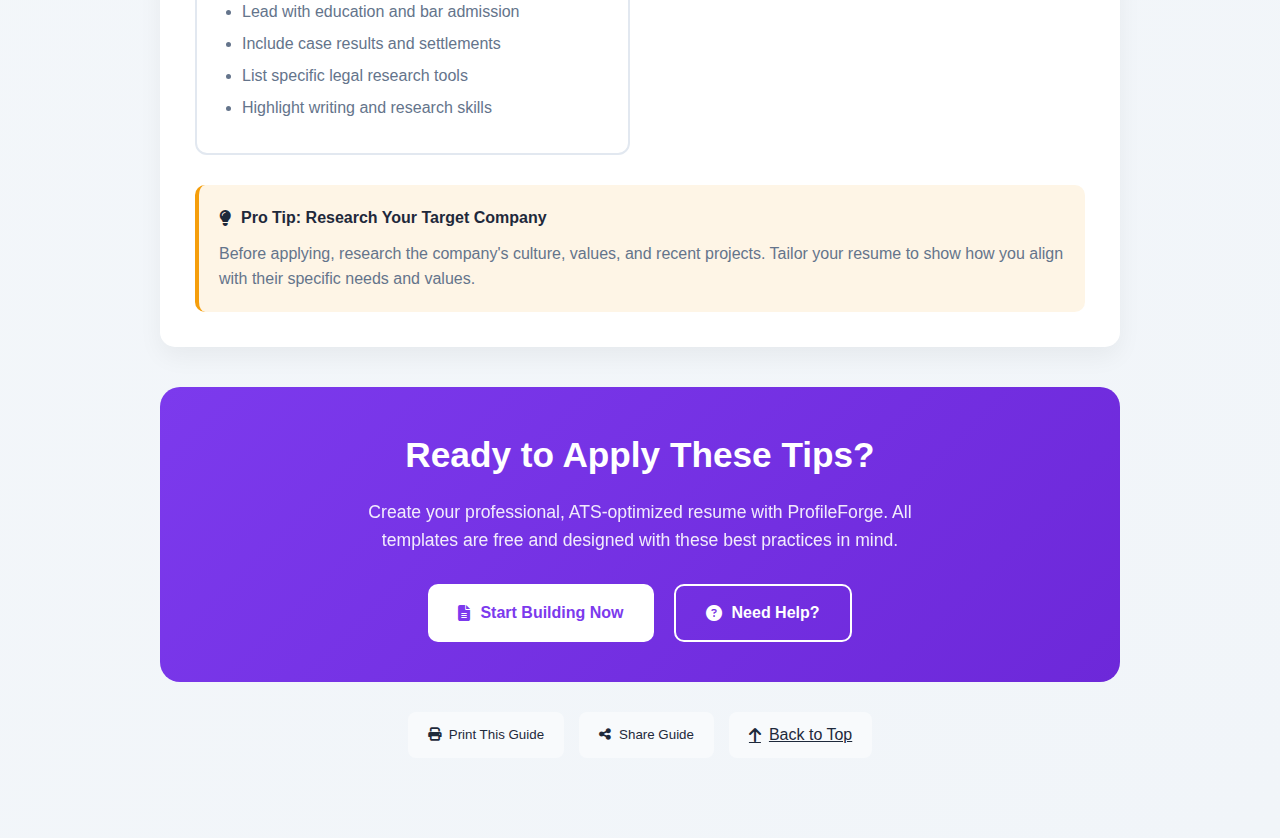
<file: guide.html>
<!DOCTYPE html>
<html lang="en">
<head>
    <meta charset="UTF-8">
    <meta name="viewport" content="width=device-width, initial-scale=1.0">
    <title>Resume Guide | ProfileForge - Expert Tips & Templates</title>
    <meta name="description" content="Expert resume writing guide: ATS optimization, formatting tips, content strategies, and professional examples.">
    <meta name="keywords" content="resume guide, resume tips, ATS optimization, resume writing, professional resume, job search">
    <link rel="stylesheet" href="shared.css">
    <link rel="stylesheet" href="https://cdnjs.cloudflare.com/ajax/libs/font-awesome/6.4.0/css/all.min.css">
    <style>
        .guide-container {
            max-width: 1000px;
            margin: 40px auto;
            padding: 0 20px;
        }

        .guide-hero {
            text-align: center;
            margin-bottom: 50px;
            padding: 40px 30px;
            background: linear-gradient(135deg, rgba(124, 58, 237, 0.1) 0%, rgba(16, 185, 129, 0.1) 100%);
            border-radius: 20px;
        }

        .guide-hero h1 {
            font-size: 2.8rem;
            color: var(--dark);
            margin-bottom: 15px;
            font-weight: 800;
        }

        .guide-hero p {
            color: var(--gray);
            font-size: 1.1rem;
            max-width: 700px;
            margin: 0 auto 20px;
        }

        .expert-badge {
            display: inline-flex;
            align-items: center;
            gap: 8px;
            background: rgba(124, 58, 237, 0.1);
            color: var(--primary);
            padding: 8px 20px;
            border-radius: 50px;
            font-weight: 600;
            margin-top: 15px;
            font-size: 0.95rem;
        }

        /* ===== FIXED MOBILE-RESPONSIVE NAVIGATION ===== */
        .guide-nav {
            background: white;
            border-radius: 15px;
            padding: 20px;
            box-shadow: var(--shadow);
            margin-bottom: 30px;
            position: sticky;
            top: 20px;
            z-index: 90;
        }

        .guide-nav h3 {
            color: var(--dark);
            margin-bottom: 15px;
            display: flex;
            align-items: center;
            gap: 10px;
            font-size: 1.2rem;
        }

        .nav-links {
            display: flex;
            flex-wrap: wrap;
            gap: 12px;
        }

        .nav-link {
            display: flex;
            align-items: center;
            gap: 10px;
            padding: 12px 15px;
            background: var(--light);
            border-radius: 10px;
            text-decoration: none;
            color: var(--dark);
            transition: all 0.3s;
            font-weight: 500;
            flex: 1;
            min-width: 180px;
            justify-content: flex-start;
        }

        .nav-link:hover {
            background: rgba(124, 58, 237, 0.1);
            transform: translateY(-2px);
            color: var(--primary);
        }

        .nav-link i {
            color: var(--primary);
            font-size: 1rem;
            width: 20px;
            text-align: center;
        }

        /* Mobile-specific nav styles */
        .mobile-nav-toggle {
            display: none;
            background: var(--primary);
            color: white;
            border: none;
            padding: 12px 15px;
            border-radius: 8px;
            font-weight: 600;
            cursor: pointer;
            width: 100%;
            justify-content: center;
            align-items: center;
            gap: 10px;
            margin-bottom: 15px;
        }

        .mobile-nav-toggle i {
            transition: transform 0.3s;
        }

        .mobile-nav-toggle.active i {
            transform: rotate(180deg);
        }

        /* ===== FIXED MOBILE RESPONSIVE STYLES ===== */
        @media (max-width: 992px) {
            .nav-links {
                display: none;
                flex-direction: column;
                gap: 10px;
            }
            
            .nav-links.active {
                display: flex;
            }
            
            .mobile-nav-toggle {
                display: flex;
            }
            
            .nav-link {
                min-width: 100%;
                width: 100%;
                justify-content: flex-start;
                padding: 14px 15px;
            }
            
            .guide-nav {
                padding: 15px;
                position: relative;
                top: 0;
            }
        }

        @media (max-width: 768px) {
            .guide-hero h1 {
                font-size: 2.2rem;
            }
            
            .guide-hero p {
                font-size: 1rem;
            }
            
            .guide-nav {
                border-radius: 12px;
                padding: 15px;
            }
            
            .guide-nav h3 {
                font-size: 1.1rem;
                margin-bottom: 10px;
            }
        }

        @media (max-width: 480px) {
            .guide-container {
                padding: 0 15px;
            }
            
            .guide-hero {
                padding: 30px 20px;
            }
            
            .nav-link {
                padding: 12px;
                font-size: 0.95rem;
            }
            
            .nav-link i {
                font-size: 0.9rem;
            }
        }

        /* Content Sections */
        .guide-section {
            background: white;
            border-radius: 15px;
            padding: 35px;
            box-shadow: var(--shadow);
            margin-bottom: 30px;
            scroll-margin-top: 20px;
        }

        .section-header {
            display: flex;
            align-items: center;
            gap: 15px;
            margin-bottom: 25px;
            padding-bottom: 15px;
            border-bottom: 2px solid var(--light-gray);
        }

        .section-icon {
            width: 60px;
            height: 60px;
            background: linear-gradient(135deg, var(--primary) 0%, var(--accent) 100%);
            border-radius: 12px;
            display: flex;
            align-items: center;
            justify-content: center;
            color: white;
            font-size: 1.5rem;
        }

        .section-header h2 {
            font-size: 1.8rem;
            color: var(--dark);
            margin: 0;
            font-weight: 700;
        }

        .section-subtitle {
            color: var(--gray);
            font-size: 1.1rem;
            margin-top: 5px;
        }

        /* Tips & Examples */
        .tip-grid {
            display: grid;
            grid-template-columns: repeat(auto-fit, minmax(300px, 1fr));
            gap: 20px;
            margin: 25px 0;
        }

        .tip-card {
            background: var(--light);
            padding: 25px;
            border-radius: 12px;
            border-left: 4px solid var(--primary);
            transition: all 0.3s;
        }

        .tip-card:hover {
            transform: translateY(-5px);
            box-shadow: var(--shadow);
        }

        .tip-card.good {
            border-left-color: var(--secondary);
        }

        .tip-card.bad {
            border-left-color: #ef4444;
        }

        .tip-header {
            display: flex;
            align-items: center;
            gap: 12px;
            margin-bottom: 15px;
        }

        .tip-icon {
            width: 40px;
            height: 40px;
            border-radius: 8px;
            display: flex;
            align-items: center;
            justify-content: center;
            font-size: 1.2rem;
        }

        .tip-card .tip-icon {
            background: rgba(124, 58, 237, 0.1);
            color: var(--primary);
        }

        .tip-card.good .tip-icon {
            background: rgba(16, 185, 129, 0.1);
            color: var(--secondary);
        }

        .tip-card.bad .tip-icon {
            background: rgba(239, 68, 68, 0.1);
            color: #ef4444;
        }

        .tip-header h4 {
            color: var(--dark);
            margin: 0;
            font-size: 1.1rem;
        }

        .tip-card p {
            color: var(--gray);
            line-height: 1.6;
            margin: 0;
        }

        /* Checklist */
        .checklist {
            margin: 25px 0;
        }

        .checklist-item {
            display: flex;
            align-items: flex-start;
            gap: 15px;
            margin-bottom: 15px;
            padding: 15px;
            background: var(--light);
            border-radius: 10px;
        }

        .checklist-item i {
            color: var(--secondary);
            margin-top: 3px;
            flex-shrink: 0;
        }

        .checklist-content h4 {
            color: var(--dark);
            margin-bottom: 5px;
            font-size: 1.05rem;
        }

        .checklist-content p {
            color: var(--gray);
            margin: 0;
            font-size: 0.95rem;
            line-height: 1.5;
        }

        /* Examples */
        .example-box {
            background: linear-gradient(135deg, rgba(124, 58, 237, 0.05) 0%, rgba(245, 158, 11, 0.05) 100%);
            border-radius: 12px;
            padding: 25px;
            margin: 25px 0;
            border: 1px solid rgba(124, 58, 237, 0.1);
        }

        .example-header {
            display: flex;
            align-items: center;
            gap: 10px;
            margin-bottom: 15px;
            color: var(--primary);
            font-weight: 600;
        }

        .example-content {
            background: white;
            padding: 20px;
            border-radius: 8px;
            border-left: 4px solid var(--accent);
            font-family: 'Courier New', monospace;
            white-space: pre-wrap;
            line-height: 1.6;
            color: var(--dark);
        }

        /* ATS Section */
        .ats-tips {
            display: grid;
            grid-template-columns: repeat(auto-fit, minmax(250px, 1fr));
            gap: 20px;
            margin: 25px 0;
        }

        .ats-tip {
            text-align: center;
            padding: 20px;
            background: white;
            border-radius: 10px;
            border: 2px solid var(--light-gray);
        }

        .ats-tip i {
            font-size: 2rem;
            color: var(--primary);
            margin-bottom: 15px;
            display: block;
        }

        .ats-tip h4 {
            color: var(--dark);
            margin-bottom: 10px;
        }

        .ats-tip p {
            color: var(--gray);
            font-size: 0.9rem;
            margin: 0;
        }

        /* Template Gallery */
        .template-grid {
            display: grid;
            grid-template-columns: repeat(auto-fit, minmax(250px, 1fr));
            gap: 25px;
            margin: 30px 0;
        }

        .template-card {
            background: white;
            border-radius: 12px;
            overflow: hidden;
            box-shadow: var(--shadow);
            transition: all 0.3s;
            border: 1px solid var(--light-gray);
        }

        .template-card:hover {
            transform: translateY(-8px);
            box-shadow: var(--shadow-hover);
        }

        .template-preview {
            height: 150px;
            background: linear-gradient(135deg, var(--primary) 0%, var(--accent) 100%);
            display: flex;
            align-items: center;
            justify-content: center;
            color: white;
            font-size: 2rem;
        }

        .template-info {
            padding: 20px;
        }

        .template-info h4 {
            color: var(--dark);
            margin-bottom: 8px;
            font-size: 1.1rem;
        }

        .template-info p {
            color: var(--gray);
            font-size: 0.9rem;
            margin-bottom: 15px;
            line-height: 1.5;
        }

        .template-tags {
            display: flex;
            flex-wrap: wrap;
            gap: 8px;
            margin-top: 10px;
        }

        .template-tag {
            background: rgba(124, 58, 237, 0.1);
            color: var(--primary);
            padding: 4px 10px;
            border-radius: 20px;
            font-size: 0.8rem;
            font-weight: 500;
        }

        /* Industry Tips */
        .industry-tips {
            display: grid;
            grid-template-columns: repeat(auto-fit, minmax(300px, 1fr));
            gap: 20px;
            margin: 25px 0;
        }

        .industry-card {
            background: white;
            border-radius: 12px;
            padding: 25px;
            border: 2px solid var(--light-gray);
        }

        .industry-card h4 {
            color: var(--dark);
            margin-bottom: 15px;
            display: flex;
            align-items: center;
            gap: 10px;
        }

        .industry-card ul {
            color: var(--gray);
            padding-left: 20px;
            margin: 0;
        }

        .industry-card li {
            margin-bottom: 8px;
            line-height: 1.5;
        }

        /* CTA Section */
        .guide-cta {
            text-align: center;
            padding: 40px;
            background: linear-gradient(135deg, var(--primary) 0%, var(--primary-dark) 100%);
            border-radius: 20px;
            color: white;
            margin-top: 40px;
        }

        .guide-cta h2 {
            font-size: 2.2rem;
            margin-bottom: 15px;
            font-weight: 700;
        }

        .guide-cta p {
            font-size: 1.1rem;
            opacity: 0.9;
            max-width: 600px;
            margin: 0 auto 30px;
        }

        .cta-buttons {
            display: flex;
            gap: 20px;
            justify-content: center;
            flex-wrap: wrap;
        }

        .cta-btn {
            padding: 14px 30px;
            border-radius: 10px;
            font-weight: 600;
            font-size: 1rem;
            display: inline-flex;
            align-items: center;
            gap: 10px;
            text-decoration: none;
            transition: all 0.3s;
        }

        .cta-btn-primary {
            background: white;
            color: var(--primary);
        }

        .cta-btn-primary:hover {
            background: rgba(255, 255, 255, 0.9);
            transform: translateY(-3px);
        }

        .cta-btn-secondary {
            background: transparent;
            border: 2px solid white;
            color: white;
        }

        .cta-btn-secondary:hover {
            background: rgba(255, 255, 255, 0.1);
            transform: translateY(-3px);
        }

        /* Print & Share */
        .guide-actions {
            display: flex;
            justify-content: center;
            gap: 15px;
            margin-top: 30px;
            flex-wrap: wrap;
        }

        .action-btn {
            padding: 10px 20px;
            border-radius: 8px;
            background: var(--light);
            border: none;
            color: var(--dark);
            font-weight: 500;
            cursor: pointer;
            display: inline-flex;
            align-items: center;
            gap: 8px;
            transition: all 0.3s;
        }

        .action-btn:hover {
            background: var(--primary);
            color: white;
            transform: translateY(-2px);
        }

        /* Mobile Responsive for other sections */
        @media (max-width: 768px) {
            .guide-section {
                padding: 25px;
            }
            
            .section-header {
                flex-direction: column;
                text-align: center;
                gap: 15px;
            }
            
            .section-header h2 {
                font-size: 1.5rem;
            }
            
            .section-icon {
                width: 50px;
                height: 50px;
                font-size: 1.3rem;
            }
            
            .tip-grid {
                grid-template-columns: 1fr;
            }
            
            .ats-tips {
                grid-template-columns: 1fr;
            }
            
            .template-grid {
                grid-template-columns: 1fr;
            }
            
            .industry-tips {
                grid-template-columns: 1fr;
            }
            
            .cta-buttons {
                flex-direction: column;
                align-items: center;
            }
            
            .cta-btn {
                width: 100%;
                max-width: 300px;
                justify-content: center;
            }
            
            .guide-cta {
                padding: 30px 20px;
            }
            
            .guide-cta h2 {
                font-size: 1.8rem;
            }
            
            .checklist-item {
                flex-direction: column;
                gap: 10px;
                padding: 15px;
            }
            
            .example-content {
                padding: 15px;
                font-size: 0.9rem;
            }
        }

        @media (max-width: 480px) {
            .guide-section {
                padding: 20px;
                border-radius: 12px;
            }
            
            .tip-card {
                padding: 20px;
            }
            
            .template-info {
                padding: 15px;
            }
            
            .industry-card {
                padding: 20px;
            }
            
            .action-btn {
                padding: 8px 15px;
                font-size: 0.9rem;
            }
            
            .cta-btn {
                padding: 12px 20px;
                font-size: 0.95rem;
            }
        }

        @media print {
            .guide-nav,
            .guide-cta,
            .guide-actions,
            .header {
                display: none;
            }
            
            .guide-container {
                margin: 0;
                padding: 0;
                max-width: none;
            }
            
            .guide-section {
                box-shadow: none;
                page-break-inside: avoid;
            }
        }
    </style>
</head>
<body>
    <div class="header">
        <a href="index.html" class="logo">
            <i class="fas fa-sparkles"></i>
            <span>ProfileForge</span>
        </a>
        <div class="header-badge">Resume Guide</div>
    </div>

    <div class="guide-container">
        <!-- Hero Section -->
        <div class="guide-hero">
            <h1>Expert Resume Guide</h1>
            <p>Learn how to create resumes that get noticed by employers and pass through ATS systems. Professional tips, examples, and best practices.</p>
            <div class="expert-badge">
                <i class="fas fa-graduation-cap"></i>
                <span>Professional Tips • ATS Optimized • Free Templates</span>
            </div>
        </div>

        <!-- Quick Navigation - FIXED MOBILE RESPONSIVE -->
        <div class="guide-nav" id="nav">
            <h3><i class="fas fa-compass"></i> Quick Navigation</h3>
            
            <!-- Mobile Toggle Button -->
            <button class="mobile-nav-toggle" id="mobileNavToggle">
                <span>Show Navigation</span>
                <i class="fas fa-chevron-down"></i>
            </button>
            
            <div class="nav-links" id="navLinks">
                <a href="#basics" class="nav-link">
                    <i class="fas fa-rocket"></i>
                    <span>Getting Started</span>
                </a>
                <a href="#ats" class="nav-link">
                    <i class="fas fa-robot"></i>
                    <span>ATS Optimization</span>
                </a>
                <a href="#sections" class="nav-link">
                    <i class="fas fa-layer-group"></i>
                    <span>Key Sections</span>
                </a>
                <a href="#writing" class="nav-link">
                    <i class="fas fa-edit"></i>
                    <span>Writing Tips</span>
                </a>
                <a href="#templates" class="nav-link">
                    <i class="fas fa-palette"></i>
                    <span>Templates</span>
                </a>
                <a href="#industry" class="nav-link">
                    <i class="fas fa-industry"></i>
                    <span>Industry Tips</span>
                </a>
            </div>
        </div>

        <!-- Getting Started -->
        <div class="guide-section" id="basics">
            <div class="section-header">
                <div class="section-icon">
                    <i class="fas fa-rocket"></i>
                </div>
                <div>
                    <h2>Getting Started: Resume Fundamentals</h2>
                    <div class="section-subtitle">The essential elements every resume needs</div>
                </div>
            </div>

            <div class="checklist">
                <div class="checklist-item">
                    <i class="fas fa-check-circle"></i>
                    <div class="checklist-content">
                        <h4>Contact Information</h4>
                        <p>Full name, professional email, phone number, LinkedIn/profile URL, city/state</p>
                    </div>
                </div>
                
                <div class="checklist-item">
                    <i class="fas fa-check-circle"></i>
                    <div class="checklist-content">
                        <h4>Professional Summary</h4>
                        <p>2-3 sentences highlighting your experience, skills, and career goals</p>
                    </div>
                </div>
                
                <div class="checklist-item">
                    <i class="fas fa-check-circle"></i>
                    <div class="checklist-content">
                        <h4>Work Experience</h4>
                        <p>Reverse chronological order, achievements with metrics, relevant responsibilities</p>
                    </div>
                </div>
                
                <div class="checklist-item">
                    <i class="fas fa-check-circle"></i>
                    <div class="checklist-content">
                        <h4>Education</h4>
                        <p>Degrees, institutions, graduation dates, relevant coursework or honors</p>
                    </div>
                </div>
                
                <div class="checklist-item">
                    <i class="fas fa-check-circle"></i>
                    <div class="checklist-content">
                        <h4>Skills Section</h4>
                        <p>Technical and soft skills, categorized by proficiency or relevance</p>
                    </div>
                </div>
            </div>

            <div class="tip-grid">
                <div class="tip-card good">
                    <div class="tip-header">
                        <div class="tip-icon">
                            <i class="fas fa-thumbs-up"></i>
                        </div>
                        <h4>Do This</h4>
                    </div>
                    <p>Keep your resume to 1-2 pages max. Use clear section headers. Quantify achievements with numbers. Tailor content to each job application.</p>
                </div>
                
                <div class="tip-card bad">
                    <div class="tip-header">
                        <div class="tip-icon">
                            <i class="fas fa-thumbs-down"></i>
                        </div>
                        <h4>Avoid This</h4>
                    </div>
                    <p>Don't include personal photos (unless industry-specific). Avoid unprofessional email addresses. Never lie about experience or education.</p>
                </div>
            </div>
        </div>

        <!-- ATS Optimization -->
        <div class="guide-section" id="ats">
            <div class="section-header">
                <div class="section-icon">
                    <i class="fas fa-robot"></i>
                </div>
                <div>
                    <h2>ATS Optimization Guide</h2>
                    <div class="section-subtitle">How to pass Applicant Tracking Systems</div>
                </div>
            </div>

            <p>Over 75% of resumes are rejected by ATS before a human sees them. Follow these tips to get through:</p>

            <div class="ats-tips">
                <div class="ats-tip">
                    <i class="fas fa-file-alt"></i>
                    <h4>Simple Formatting</h4>
                    <p>Use standard fonts (Arial, Calibri, Times). Avoid headers/footers. No images or graphics.</p>
                </div>
                
                <div class="ats-tip">
                    <i class="fas fa-key"></i>
                    <h4>Keyword Optimization</h4>
                    <p>Mirror keywords from job descriptions. Include both acronyms and full terms.</p>
                </div>
                
                <div class="ats-tip">
                    <i class="fas fa-sitemap"></i>
                    <h4>Clear Structure</h4>
                    <p>Use standard section headers. Bullet points work better than paragraphs.</p>
                </div>
                
                <div class="ats-tip">
                    <i class="fas fa-search"></i>
                    <h4>File Format</h4>
                    <p>Submit as .docx or .pdf (text-based). Avoid .pages or scanned documents.</p>
                </div>
            </div>

            <div class="example-box">
                <div class="example-header">
                    <i class="fas fa-code"></i>
                    <span>Keyword Example</span>
                </div>
                <div class="example-content">
Job Description Keywords: "Project Management", "Agile", "Scrum", "Stakeholder Communication"

Your Resume Should Include:
• Managed multiple projects using Agile methodology
• Led Scrum ceremonies and sprint planning
• Communicated with stakeholders weekly
• Improved project delivery time by 30%
                </div>
            </div>
        </div>

        <!-- Key Sections -->
        <div class="guide-section" id="sections">
            <div class="section-header">
                <div class="section-icon">
                    <i class="fas fa-layer-group"></i>
                </div>
                <div>
                    <h2>Key Sections Deep Dive</h2>
                    <div class="section-subtitle">How to optimize each part of your resume</div>
                </div>
            </div>

            <div class="tip-grid">
                <div class="tip-card">
                    <div class="tip-header">
                        <div class="tip-icon">
                            <i class="fas fa-user-tie"></i>
                        </div>
                        <h4>Professional Summary</h4>
                    </div>
                    <p>Write a targeted summary (not objective). Include years of experience, key skills, and career goals. Keep it 2-3 lines.</p>
                </div>
                
                <div class="tip-card">
                    <div class="tip-header">
                        <div class="tip-icon">
                            <i class="fas fa-briefcase"></i>
                        </div>
                        <h4>Work Experience</h4>
                    </div>
                    <p>Use action verbs (Managed, Developed, Increased). Quantify achievements. Focus on recent/relevant positions.</p>
                </div>
                
                <div class="tip-card">
                    <div class="tip-header">
                        <div class="tip-icon">
                            <i class="fas fa-graduation-cap"></i>
                        </div>
                        <h4>Education</h4>
                    </div>
                    <p>List most recent degree first. Include GPA if above 3.5. Add relevant coursework for recent grads.</p>
                </div>
            </div>

            <h3 style="color: var(--dark); margin: 30px 0 15px;">Achievement Formula</h3>
            <div class="example-box">
                <div class="example-content">
Weak: "Responsible for managing social media"

Strong: "Increased social media engagement by 150% through targeted content strategy, growing follower base from 1K to 2.5K in 6 months"

Formula: [Action Verb] + [Task] + [Metric/Result] + [Timeframe]
                </div>
            </div>
        </div>

        <!-- Writing Tips -->
        <div class="guide-section" id="writing">
            <div class="section-header">
                <div class="section-icon">
                    <i class="fas fa-edit"></i>
                </div>
                <div>
                    <h2>Writing & Content Tips</h2>
                    <div class="section-subtitle">How to write compelling resume content</div>
                </div>
            </div>

            <div class="tip-grid">
                <div class="tip-card good">
                    <div class="tip-header">
                        <div class="tip-icon">
                            <i class="fas fa-magic"></i>
                        </div>
                        <h4>Power Words</h4>
                    </div>
                    <p>Use strong action verbs: Achieved, Built, Created, Developed, Improved, Managed, Organized, Reduced, Transformed</p>
                </div>
                
                <div class="tip-card">
                    <div class="tip-header">
                        <div class="tip-icon">
                            <i class="fas fa-chart-line"></i>
                        </div>
                        <h4>Quantify Everything</h4>
                    </div>
                    <p>Instead of "improved sales" say "increased sales by 25%". Use numbers, percentages, and dollar amounts.</p>
                </div>
                
                <div class="tip-card">
                    <div class="tip-header">
                        <div class="tip-icon">
                            <i class="fas fa-bullseye"></i>
                        </div>
                        <h4>Tailor Each Resume</h4>
                    </div>
                    <p>Customize for every job. Highlight relevant experience. Use keywords from the job description.</p>
                </div>
            </div>

            <div class="example-box">
                <div class="example-header">
                    <i class="fas fa-lightbulb"></i>
                    <span>Before & After Example</span>
                </div>
                <div class="example-content">
BEFORE:
• Managed a team
• Handled customer service
• Created reports

AFTER:
• Led a team of 5 to achieve 95% project completion rate
• Improved customer satisfaction scores from 75% to 92% in 3 months
• Developed weekly performance reports that reduced decision-making time by 40%
                </div>
            </div>
        </div>

        <!-- Templates -->
        <div class="guide-section" id="templates">
            <div class="section-header">
                <div class="section-icon">
                    <i class="fas fa-palette"></i>
                </div>
                <div>
                    <h2>Template Selection Guide</h2>
                    <div class="section-subtitle">Choosing the right template for your industry</div>
                </div>
            </div>

            <div class="template-grid">
                <div class="template-card">
                    <div class="template-preview">
                        <i class="fas fa-building"></i>
                    </div>
                    <div class="template-info">
                        <h4>Executive</h4>
                        <p>Clean, professional design for corporate roles. ATS-friendly with emphasis on leadership experience.</p>
                        <div class="template-tags">
                            <span class="template-tag">Corporate</span>
                            <span class="template-tag">Management</span>
                            <span class="template-tag">ATS-Friendly</span>
                        </div>
                    </div>
                </div>
                
                <div class="template-card">
                    <div class="template-preview">
                        <i class="fas fa-laptop-code"></i>
                    </div>
                    <div class="template-info">
                        <h4>Modern Pro</h4>
                        <p>Contemporary design for tech and creative roles. Balanced layout with skill emphasis.</p>
                        <div class="template-tags">
                            <span class="template-tag">Tech</span>
                            <span class="template-tag">Creative</span>
                            <span class="template-tag">Modern</span>
                        </div>
                    </div>
                </div>
                
                <div class="template-card">
                    <div class="template-preview">
                        <i class="fas fa-graduation-cap"></i>
                    </div>
                    <div class="template-info">
                        <h4>Academic</h4>
                        <p>Designed for education and research positions. Emphasis on publications and academic achievements.</p>
                        <div class="template-tags">
                            <span class="template-tag">Academic</span>
                            <span class="template-tag">Research</span>
                            <span class="template-tag">Education</span>
                        </div>
                    </div>
                </div>
            </div>

            <h3 style="color: var(--dark); margin: 30px 0 15px;">Template Recommendations</h3>
            <div class="industry-tips">
                <div class="industry-card">
                    <h4><i class="fas fa-briefcase"></i> Corporate/Finance</h4>
                    <ul>
                        <li>Use Executive or Classic templates</li>
                        <li>Stick to black/white or blue color schemes</li>
                        <li>Emphasize metrics and achievements</li>
                        <li>Keep design conservative</li>
                    </ul>
                </div>
                
                <div class="industry-card">
                    <h4><i class="fas fa-code"></i> Tech/Startups</h4>
                    <ul>
                        <li>Modern Pro or Creative templates work well</li>
                        <li>Highlight technical skills prominently</li>
                        <li>Include GitHub/Live project links</li>
                        <li>More design flexibility allowed</li>
                    </ul>
                </div>
                
                <div class="industry-card">
                    <h4><i class="fas fa-paint-brush"></i> Creative Fields</h4>
                    <ul>
                        <li>Creative or Portfolio templates</li>
                        <li>Can include design elements</li>
                        <li>Link to portfolio/Behance/Dribbble</li>
                        <li>Show creativity within professionalism</li>
                    </ul>
                </div>
            </div>
        </div>

        <!-- Industry Tips -->
        <div class="guide-section" id="industry">
            <div class="section-header">
                <div class="section-icon">
                    <i class="fas fa-industry"></i>
                </div>
                <div>
                    <h2>Industry-Specific Tips</h2>
                    <div class="section-subtitle">Tailoring your resume for different fields</div>
                </div>
            </div>

            <div class="industry-tips">
                <div class="industry-card">
                    <h4><i class="fas fa-chart-bar"></i> Marketing & Sales</h4>
                    <ul>
                        <li>Include campaign metrics and ROI</li>
                        <li>Highlight CRM software experience</li>
                        <li>Show revenue growth numbers</li>
                        <li>Include social media metrics</li>
                    </ul>
                </div>
                
                <div class="industry-card">
                    <h4><i class="fas fa-stethoscope"></i> Healthcare</h4>
                    <ul>
                        <li>List certifications and licenses first</li>
                        <li>Include patient outcomes data</li>
                        <li>Highlight specialized equipment experience</li>
                        <li>Emphasize soft skills (empathy, communication)</li>
                    </ul>
                </div>
                
                <div class="industry-card">
                    <h4><i class="fas fa-balance-scale"></i> Legal</h4>
                    <ul>
                        <li>Lead with education and bar admission</li>
                        <li>Include case results and settlements</li>
                        <li>List specific legal research tools</li>
                        <li>Highlight writing and research skills</li>
                    </ul>
                </div>
            </div>

            <div style="margin-top: 30px; padding: 20px; background: rgba(245, 158, 11, 0.1); border-radius: 10px; border-left: 4px solid var(--accent);">
                <h4 style="color: var(--dark); margin-bottom: 10px; display: flex; align-items: center; gap: 10px;">
                    <i class="fas fa-lightbulb"></i>
                    <span>Pro Tip: Research Your Target Company</span>
                </h4>
                <p style="color: var(--gray); margin: 0;">Before applying, research the company's culture, values, and recent projects. Tailor your resume to show how you align with their specific needs and values.</p>
            </div>
        </div>

        <!-- CTA Section -->
        <div class="guide-cta">
            <h2>Ready to Apply These Tips?</h2>
            <p>Create your professional, ATS-optimized resume with ProfileForge. All templates are free and designed with these best practices in mind.</p>
            
            <div class="cta-buttons">
                <a href="form.html" class="cta-btn cta-btn-primary">
                    <i class="fas fa-file-alt"></i> Start Building Now
                </a>
                <a href="help.html" class="cta-btn cta-btn-secondary">
                    <i class="fas fa-question-circle"></i> Need Help?
                </a>
            </div>
        </div>

        <!-- Actions -->
        <div class="guide-actions">
            <button class="action-btn" onclick="window.print()">
                <i class="fas fa-print"></i> Print This Guide
            </button>
            <button class="action-btn" onclick="shareGuide()">
                <i class="fas fa-share-alt"></i> Share Guide
            </button>
            <a href="#nav" class="action-btn">
                <i class="fas fa-arrow-up"></i> Back to Top
            </a>
        </div>
    </div>

    <script>
        // ===== FIXED MOBILE NAVIGATION TOGGLE =====
        const mobileNavToggle = document.getElementById('mobileNavToggle');
        const navLinks = document.getElementById('navLinks');
        
        // Mobile nav toggle
        if (mobileNavToggle && navLinks) {
            mobileNavToggle.addEventListener('click', function() {
                navLinks.classList.toggle('active');
                this.classList.toggle('active');
                
                if (navLinks.classList.contains('active')) {
                    this.innerHTML = '<span>Hide Navigation</span><i class="fas fa-chevron-up"></i>';
                } else {
                    this.innerHTML = '<span>Show Navigation</span><i class="fas fa-chevron-down"></i>';
                }
            });
            
            // Auto-hide on desktop
            function handleResize() {
                if (window.innerWidth > 992) {
                    navLinks.classList.add('active');
                    mobileNavToggle.style.display = 'none';
                } else {
                    navLinks.classList.remove('active');
                    mobileNavToggle.style.display = 'flex';
                    mobileNavToggle.innerHTML = '<span>Show Navigation</span><i class="fas fa-chevron-down"></i>';
                    mobileNavToggle.classList.remove('active');
                }
            }
            
            // Initial check
            handleResize();
            
            // Listen for resize
            window.addEventListener('resize', handleResize);
        }

        // Smooth scrolling for navigation
        document.querySelectorAll('.nav-link').forEach(link => {
            link.addEventListener('click', function(e) {
                e.preventDefault();
                const targetId = this.getAttribute('href');
                const targetElement = document.querySelector(targetId);
                
                if (targetElement) {
                    window.scrollTo({
                        top: targetElement.offsetTop - 100,
                        behavior: 'smooth'
                    });
                    
                    // Close mobile nav if open
                    if (window.innerWidth <= 992) {
                        navLinks.classList.remove('active');
                        mobileNavToggle.classList.remove('active');
                        mobileNavToggle.innerHTML = '<span>Show Navigation</span><i class="fas fa-chevron-down"></i>';
                    }
                }
            });
        });

        // Share function
        function shareGuide() {
            if (navigator.share) {
                navigator.share({
                    title: 'ProfileForge Resume Guide',
                    text: 'Check out this comprehensive resume writing guide with professional tips and ATS optimization advice.',
                    url: window.location.href
                });
            } else {
                // Fallback for browsers without Web Share API
                const shareUrl = `https://twitter.com/intent/tweet?text=${encodeURIComponent('Check out this comprehensive resume guide by @ProfileForge')}&url=${encodeURIComponent(window.location.href)}`;
                window.open(shareUrl, '_blank');
            }
        }

        // Highlight current section in nav
        const sections = document.querySelectorAll('.guide-section');
        const navLinkElements = document.querySelectorAll('.nav-link');
        
        window.addEventListener('scroll', () => {
            let current = '';
            
            sections.forEach(section => {
                const sectionTop = section.offsetTop;
                const sectionHeight = section.clientHeight;
                
                if (scrollY >= (sectionTop - 150)) {
                    current = section.getAttribute('id');
                }
            });
            
            navLinkElements.forEach(link => {
                link.classList.remove('active');
                if (link.getAttribute('href') === `#${current}`) {
                    link.classList.add('active');
                    link.style.background = 'rgba(124, 58, 237, 0.15)';
                    link.style.color = 'var(--primary)';
                } else {
                    link.style.background = '';
                    link.style.color = '';
                }
            });
        });

        // Initialize
        document.addEventListener('DOMContentLoaded', () => {
            console.log('Resume Guide Loaded - Professional Tips & Templates');
            
            // Auto-open nav on desktop
            if (window.innerWidth > 992) {
                navLinks.classList.add('active');
            }
        });
    </script>
</body>
</html>
</file>
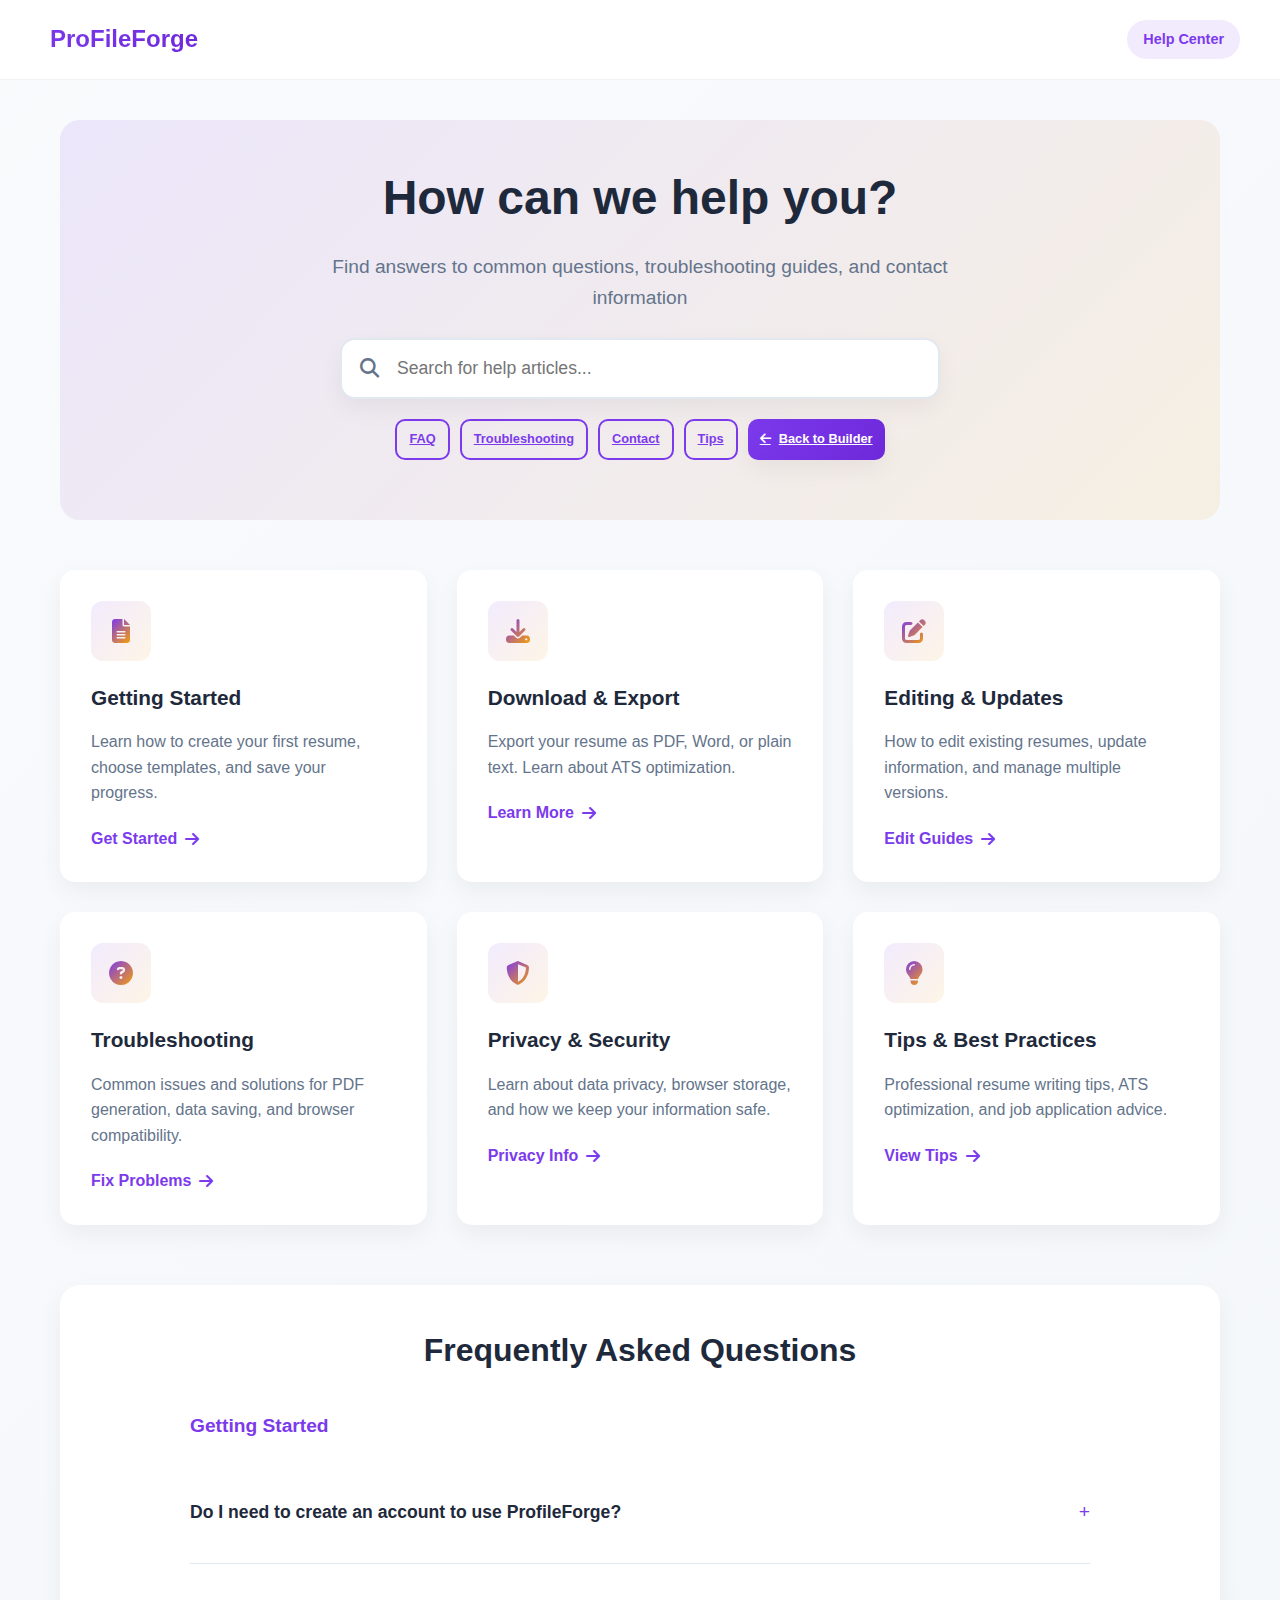
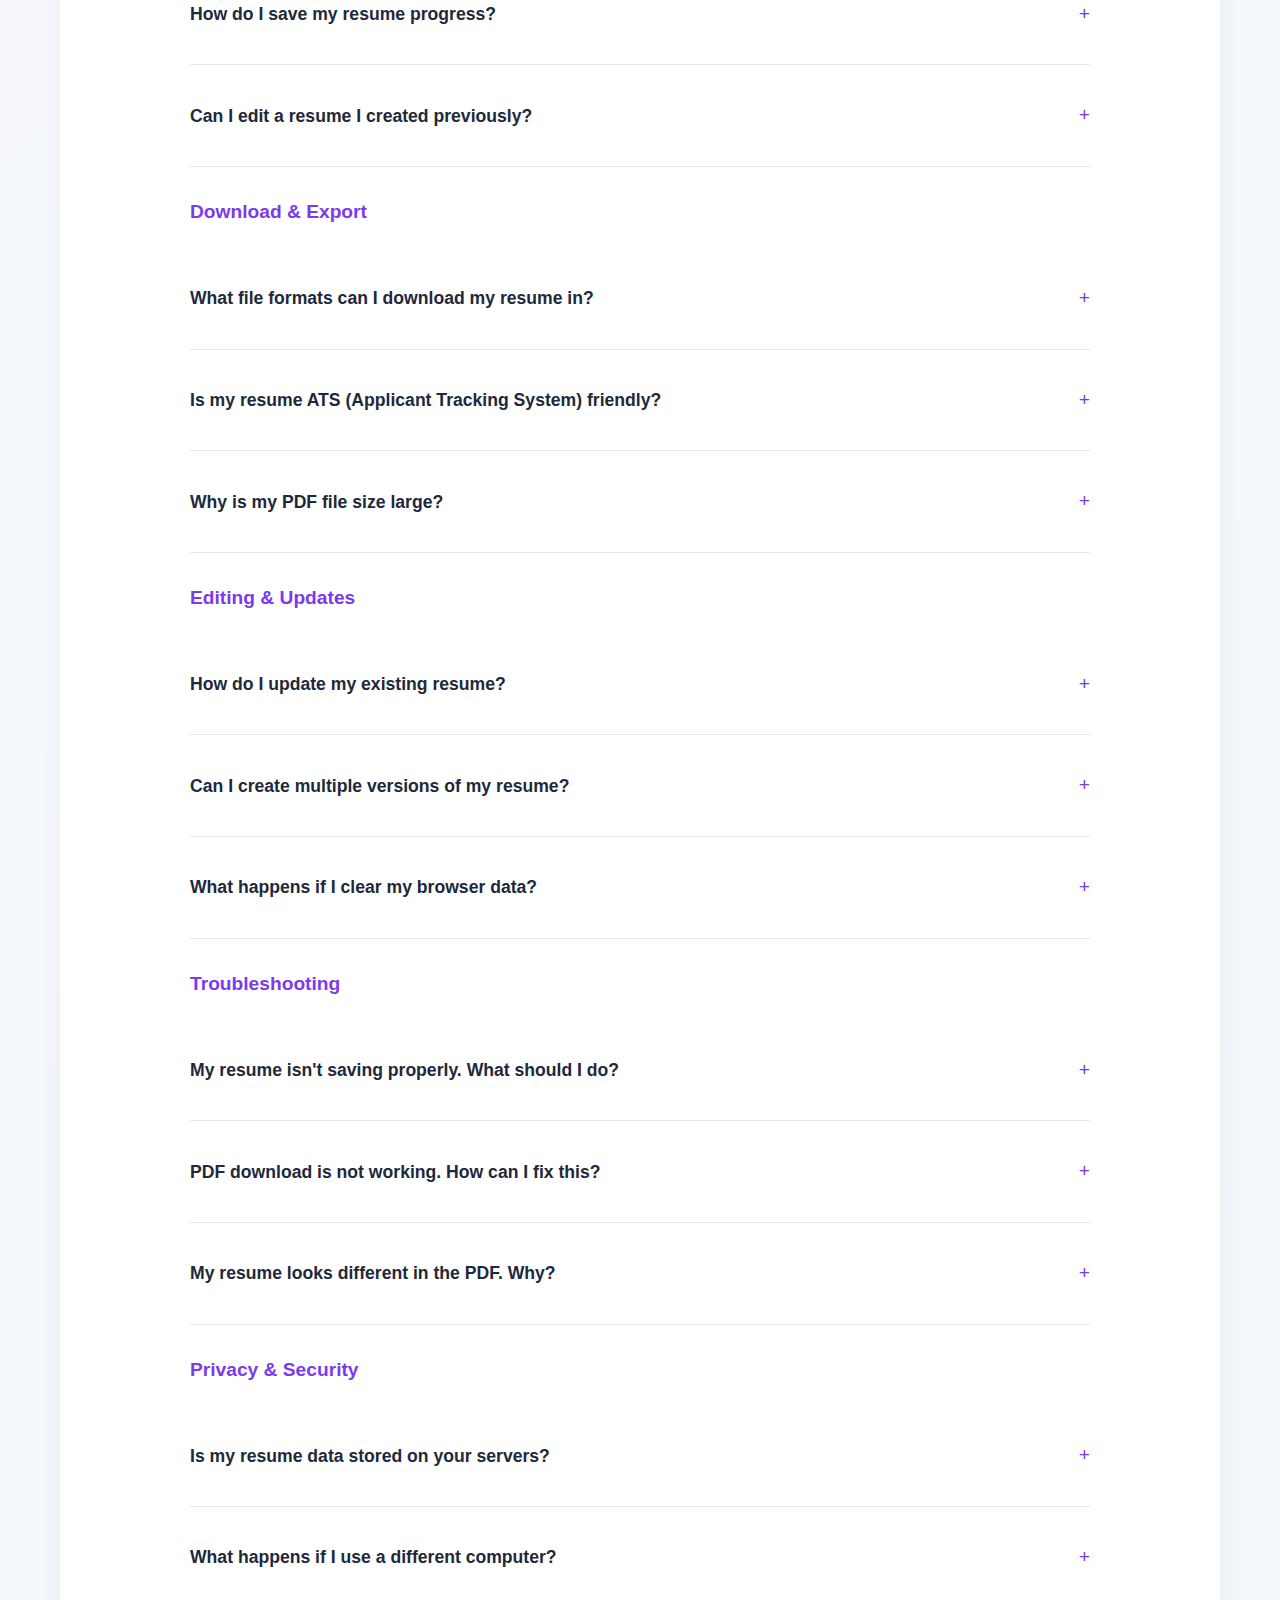
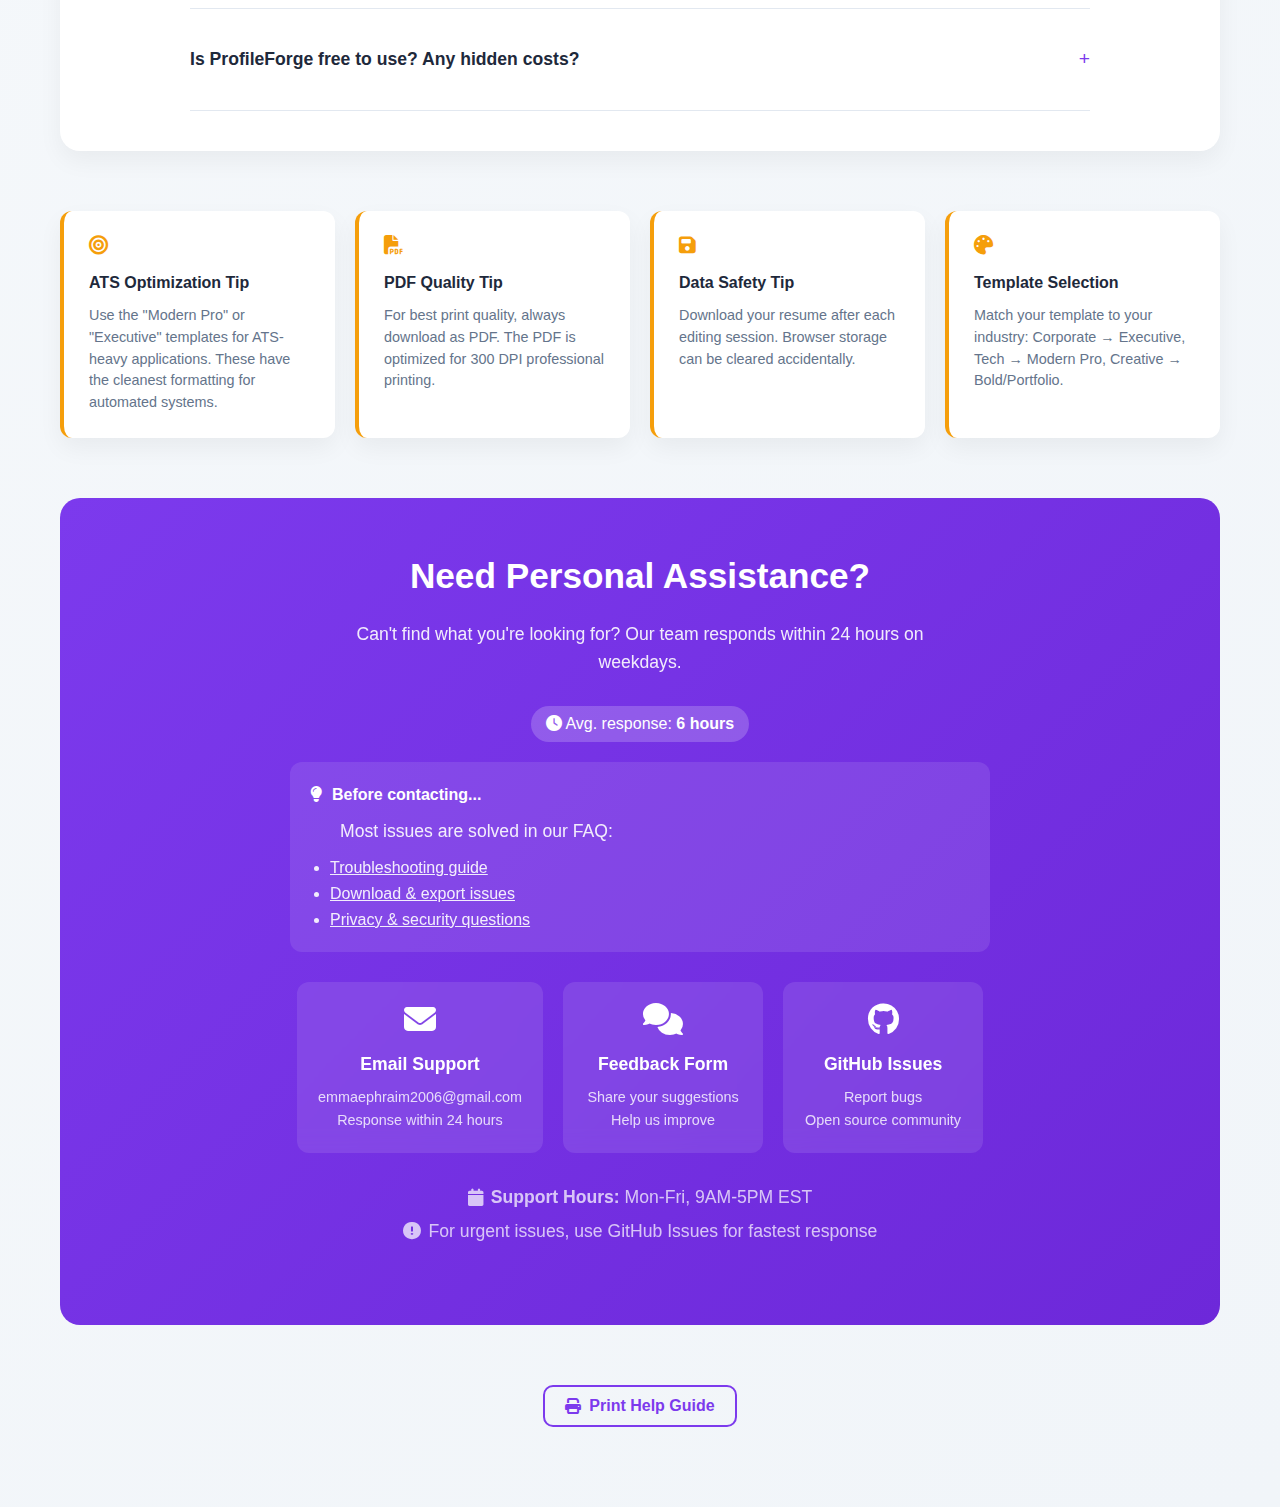
<file: help.html>
<!DOCTYPE html>
<html lang="en">
<head>
    <meta charset="UTF-8">
    <meta name="viewport" content="width=device-width, initial-scale=1.0">
    <title>Help Center | ProfileForge</title>
    <meta name="description" content="Get help with ProfileForge resume builder. FAQ, troubleshooting, contact support, and expert resume tips.">
    <meta name="keywords" content="resume help, FAQ, support, troubleshooting, resume tips, contact">
    <link rel="stylesheet" href="shared.css">
    <link rel="stylesheet" href="https://cdnjs.cloudflare.com/ajax/libs/font-awesome/6.4.0/css/all.min.css">
    <style>
        .help-container {
            max-width: 1200px;
            margin: 40px auto;
            padding: 0 20px;
        }

        .help-header {
            text-align: center;
            margin-bottom: 50px;
            padding: 40px 20px;
            background: linear-gradient(135deg, rgba(124, 58, 237, 0.1) 0%, rgba(245, 158, 11, 0.1) 100%);
            border-radius: 20px;
        }

        .help-header h1 {
            font-size: 3rem;
            color: var(--dark);
            margin-bottom: 15px;
            font-weight: 800;
        }

        .help-header p {
            color: var(--gray);
            font-size: 1.2rem;
            max-width: 700px;
            margin: 0 auto 25px;
        }

        .search-container {
            max-width: 600px;
            margin: 0 auto;
            position: relative;
        }

        .search-input {
            width: 100%;
            padding: 18px 25px;
            padding-left: 55px;
            border: 2px solid var(--light-gray);
            border-radius: 15px;
            font-size: 1.1rem;
            background: white;
            box-shadow: var(--shadow);
        }

        .search-input:focus {
            outline: none;
            border-color: var(--primary);
            box-shadow: 0 0 0 3px rgba(124, 58, 237, 0.1);
        }

        .search-icon {
            position: absolute;
            left: 20px;
            top: 50%;
            transform: translateY(-50%);
            color: var(--gray);
            font-size: 1.2rem;
        }

        .help-grid {
            display: grid;
            grid-template-columns: repeat(auto-fit, minmax(300px, 1fr));
            gap: 30px;
            margin-bottom: 60px;
        }

        .help-card {
            background: white;
            border-radius: 15px;
            padding: 30px;
            box-shadow: var(--shadow);
            transition: all 0.3s;
            border: 1px solid transparent;
        }

        .help-card:hover {
            transform: translateY(-5px);
            box-shadow: var(--shadow-hover);
            border-color: var(--primary);
        }

        .help-card-icon {
            width: 60px;
            height: 60px;
            background: linear-gradient(135deg, rgba(124, 58, 237, 0.1) 0%, rgba(245, 158, 11, 0.1) 100%);
            border-radius: 12px;
            display: flex;
            align-items: center;
            justify-content: center;
            margin-bottom: 20px;
        }

        .help-card-icon i {
            font-size: 24px;
            background: linear-gradient(135deg, var(--primary) 0%, var(--accent) 100%);
            -webkit-background-clip: text;
            -webkit-text-fill-color: transparent;
        }

        .help-card h3 {
            font-size: 1.3rem;
            color: var(--dark);
            margin-bottom: 15px;
            font-weight: 700;
        }

        .help-card p {
            color: var(--gray);
            line-height: 1.6;
            margin-bottom: 20px;
        }

        .help-link {
            color: var(--primary);
            font-weight: 600;
            text-decoration: none;
            display: inline-flex;
            align-items: center;
            gap: 8px;
            transition: gap 0.3s;
        }

        .help-link:hover {
            gap: 12px;
        }

        .faq-section {
            background: white;
            border-radius: 20px;
            padding: 40px;
            box-shadow: var(--shadow);
            margin-bottom: 60px;
        }

        .section-title {
            font-size: 2rem;
            color: var(--dark);
            margin-bottom: 35px;
            text-align: center;
            font-weight: 800;
        }

        .faq-list {
            max-width: 900px;
            margin: 0 auto;
        }

        .faq-item {
            border-bottom: 1px solid var(--light-gray);
            padding: 25px 0;
        }

        .faq-question {
            display: flex;
            justify-content: space-between;
            align-items: center;
            cursor: pointer;
            padding: 10px 0;
        }

        .faq-question h3 {
            font-size: 1.1rem;
            color: var(--dark);
            font-weight: 600;
            flex: 1;
            margin: 0;
        }

        .faq-toggle {
            color: var(--primary);
            font-size: 1.2rem;
            transition: transform 0.3s;
        }

        .faq-item.active .faq-toggle {
            transform: rotate(45deg);
        }

        .faq-answer {
            max-height: 0;
            overflow: hidden;
            transition: max-height 0.3s ease;
            color: var(--gray);
            line-height: 1.6;
        }

        .faq-item.active .faq-answer {
            max-height: 500px;
            padding-top: 15px;
        }

        .contact-section {
            background: linear-gradient(135deg, var(--primary) 0%, var(--primary-dark) 100%);
            border-radius: 20px;
            padding: 50px;
            color: white;
            text-align: center;
            margin-bottom: 60px;
        }

        .contact-section h2 {
            font-size: 2.2rem;
            margin-bottom: 15px;
            font-weight: 800;
        }

        .contact-section p {
            font-size: 1.1rem;
            opacity: 0.9;
            max-width: 600px;
            margin: 0 auto 30px;
        }

        .contact-options {
            display: flex;
            justify-content: center;
            gap: 20px;
            flex-wrap: wrap;
            margin-top: 30px;
        }

        .contact-option {
            background: rgba(255, 255, 255, 0.1);
            padding: 20px;
            border-radius: 12px;
            min-width: 200px;
            backdrop-filter: blur(10px);
            transition: all 0.3s;
            cursor: pointer;
            text-decoration: none;
            color: inherit;
            border: 1px solid transparent;
        }

        .contact-option:hover {
            transform: translateY(-5px);
            background: rgba(255, 255, 255, 0.15);
            border-color: rgba(255, 255, 255, 0.2);
        }

        .contact-option a {
            color: inherit;
            text-decoration: none;
            display: block;
        }

        .contact-option i {
            font-size: 2rem;
            margin-bottom: 15px;
            display: block;
        }

        .contact-option h4 {
            font-size: 1.1rem;
            margin-bottom: 8px;
            font-weight: 600;
        }

        .contact-option p {
            font-size: 0.9rem;
            opacity: 0.8;
            margin: 0;
        }

        .quick-tips {
            display: grid;
            grid-template-columns: repeat(auto-fit, minmax(250px, 1fr));
            gap: 20px;
            margin-bottom: 60px;
        }

        .tip-card {
            background: white;
            padding: 25px;
            border-radius: 12px;
            box-shadow: var(--shadow);
            border-left: 4px solid var(--accent);
        }

        .tip-card i {
            color: var(--accent);
            font-size: 1.2rem;
            margin-bottom: 15px;
            display: block;
        }

        .tip-card h4 {
            color: var(--dark);
            margin-bottom: 10px;
            font-size: 1rem;
            font-weight: 600;
        }

        .tip-card p {
            color: var(--gray);
            font-size: 0.9rem;
            line-height: 1.5;
            margin: 0;
        }

        .back-to-top {
            position: fixed;
            bottom: 30px;
            right: 30px;
            width: 50px;
            height: 50px;
            background: var(--primary);
            color: white;
            border-radius: 50%;
            display: flex;
            align-items: center;
            justify-content: center;
            font-size: 1.2rem;
            cursor: pointer;
            box-shadow: var(--shadow);
            opacity: 0;
            transform: translateY(20px);
            transition: all 0.3s;
            z-index: 100;
        }

        .back-to-top.visible {
            opacity: 1;
            transform: translateY(0);
        }

        .back-to-top:hover {
            background: var(--primary-dark);
            transform: translateY(-5px);
        }

        /* Quick Navigation */
        .quick-nav {
            display: flex;
            justify-content: center;
            gap: 10px;
            flex-wrap: wrap;
            margin: 20px 0;
        }

        /* Search match highlighting */
        .faq-item.search-match {
            background-color: rgba(124, 58, 237, 0.05);
            border-left: 4px solid var(--primary);
            padding-left: 10px;
        }

        /* Form styles */
        .form-input, .form-select, .form-textarea {
            width: 100%;
            padding: 12px 15px;
            border-radius: 8px;
            border: 1px solid var(--light-gray);
            font-family: inherit;
            font-size: 0.95rem;
            transition: all 0.3s;
        }

        .form-input:focus, .form-select:focus, .form-textarea:focus {
            outline: none;
            border-color: var(--primary);
            box-shadow: 0 0 0 3px rgba(124, 58, 237, 0.1);
        }

        .form-label {
            display: block;
            margin-bottom: 8px;
            color: var(--dark);
            font-weight: 500;
            font-size: 0.95rem;
        }

        .form-group {
            margin-bottom: 20px;
        }

        /* Mobile optimization for contact section */
        @media (max-width: 768px) {
            .help-header h1 {
                font-size: 2.2rem;
            }
            
            .help-grid {
                grid-template-columns: 1fr;
            }
            
            .faq-section, .contact-section {
                padding: 25px;
            }
            
            .contact-options {
                flex-direction: column;
                align-items: stretch;
            }
            
            .contact-option {
                min-width: auto;
                text-align: left;
                padding: 20px;
                display: flex;
                flex-direction: column;
                margin-bottom: 15px;
            }
            
            .contact-option i {
                align-self: flex-start;
                margin-bottom: 10px;
                font-size: 1.5rem;
            }
            
            .back-to-top {
                bottom: 20px;
                right: 20px;
                width: 45px;
                height: 45px;
            }
        }
    </style>
</head>
<body>
    <div class="header">
        <a href="index.html" class="logo">
            <i class="fas fa-sparkles"></i>
            <span>ProFileForge</span>
        </a>
        <div class="header-badge">Help Center</div>
    </div>

    <div class="help-container">
        <!-- Header Section -->
        <div class="help-header">
            <h1>How can we help you?</h1>
            <p>Find answers to common questions, troubleshooting guides, and contact information</p>
            <div class="search-container">
                <i class="fas fa-search search-icon"></i>
                <input type="text" class="search-input" placeholder="Search for help articles..." id="searchInput">
            </div>
            
            <!-- Quick Navigation -->
            <div class="quick-nav">
                <a href="#faq" class="btn btn-secondary" style="padding: 8px 12px; font-size: 0.8rem;">FAQ</a>
                <a href="#troubleshooting" class="btn btn-secondary" style="padding: 8px 12px; font-size: 0.8rem;">Troubleshooting</a>
                <a href="#contact" class="btn btn-secondary" style="padding: 8px 12px; font-size: 0.8rem;">Contact</a>
                <a href="#tips" class="btn btn-secondary" style="padding: 8px 12px; font-size: 0.8rem;">Tips</a>
                <a href="form.html" class="btn btn-primary" style="padding: 8px 12px; font-size: 0.8rem;">
                    <i class="fas fa-arrow-left"></i> Back to Builder
                </a>
            </div>
        </div>

        <!-- Quick Help Grid -->
        <div class="help-grid">
            <div class="help-card">
                <div class="help-card-icon">
                    <i class="fas fa-file-alt"></i>
                </div>
                <h3>Getting Started</h3>
                <p>Learn how to create your first resume, choose templates, and save your progress.</p>
                <a href="#getting-started" class="help-link">
                    Get Started
                    <i class="fas fa-arrow-right"></i>
                </a>
            </div>

            <div class="help-card">
                <div class="help-card-icon">
                    <i class="fas fa-download"></i>
                </div>
                <h3>Download & Export</h3>
                <p>Export your resume as PDF, Word, or plain text. Learn about ATS optimization.</p>
                <a href="#download-export" class="help-link">
                    Learn More
                    <i class="fas fa-arrow-right"></i>
                </a>
            </div>

            <div class="help-card">
                <div class="help-card-icon">
                    <i class="fas fa-edit"></i>
                </div>
                <h3>Editing & Updates</h3>
                <p>How to edit existing resumes, update information, and manage multiple versions.</p>
                <a href="#editing" class="help-link">
                    Edit Guides
                    <i class="fas fa-arrow-right"></i>
                </a>
            </div>

            <div class="help-card">
                <div class="help-card-icon">
                    <i class="fas fa-question-circle"></i>
                </div>
                <h3>Troubleshooting</h3>
                <p>Common issues and solutions for PDF generation, data saving, and browser compatibility.</p>
                <a href="#troubleshooting" class="help-link">
                    Fix Problems
                    <i class="fas fa-arrow-right"></i>
                </a>
            </div>

            <div class="help-card">
                <div class="help-card-icon">
                    <i class="fas fa-shield-alt"></i>
                </div>
                <h3>Privacy & Security</h3>
                <p>Learn about data privacy, browser storage, and how we keep your information safe.</p>
                <a href="#privacy" class="help-link">
                    Privacy Info
                    <i class="fas fa-arrow-right"></i>
                </a>
            </div>

            <div class="help-card">
                <div class="help-card-icon">
                    <i class="fas fa-lightbulb"></i>
                </div>
                <h3>Tips & Best Practices</h3>
                <p>Professional resume writing tips, ATS optimization, and job application advice.</p>
                <a href="#tips" class="help-link">
                    View Tips
                    <i class="fas fa-arrow-right"></i>
                </a>
            </div>
        </div>

        <!-- FAQ Section -->
        <div class="faq-section" id="faq">
            <h2 class="section-title">Frequently Asked Questions</h2>
            <div class="faq-list">
                <!-- Getting Started FAQs -->
                <div class="faq-category">
                    <h3 style="color: var(--primary); margin-bottom: 20px; font-size: 1.2rem;">Getting Started</h3>
                    <div class="faq-item" id="getting-started">
                        <div class="faq-question">
                            <h3>Do I need to create an account to use ProfileForge?</h3>
                            <span class="faq-toggle">+</span>
                        </div>
                        <div class="faq-answer">
                            <p>No account required! ProfileForge works entirely in your browser. Your resume data is saved locally on your device. This means you can start creating your resume immediately without any sign-up process.</p>
                        </div>
                    </div>

                    <div class="faq-item">
                        <div class="faq-question">
                            <h3>How do I save my resume progress?</h3>
                            <span class="faq-toggle">+</span>
                        </div>
                        <div class="faq-answer">
                            <p>Your progress is automatically saved in your browser's local storage. You can close the browser and return later to continue where you left off. For additional safety, we recommend downloading your resume as a PDF when you complete each section.</p>
                        </div>
                    </div>

                    <div class="faq-item">
                        <div class="faq-question">
                            <h3>Can I edit a resume I created previously?</h3>
                            <span class="faq-toggle">+</span>
                        </div>
                        <div class="faq-answer">
                            <p>Yes! Click the "Edit Existing Resume" button on the homepage. Your browser will load your saved resume from local storage. If you're using a different browser or device, you can upload your previously downloaded PDF or Word file to continue editing.</p>
                        </div>
                    </div>
                </div>

                <!-- Download & Export FAQs -->
                <div class="faq-category" id="download-export">
                    <h3 style="color: var(--primary); margin-bottom: 20px; font-size: 1.2rem; margin-top: 30px;">Download & Export</h3>
                    <div class="faq-item">
                        <div class="faq-question">
                            <h3>What file formats can I download my resume in?</h3>
                            <span class="faq-toggle">+</span>
                        </div>
                        <div class="faq-answer">
                            <p>ProfileForge supports three download formats:<br>
                            1. <strong>PDF</strong> - Perfect for printing and email applications<br>
                            2. <strong>Word (DOCX)</strong> - Editable format for further customization<br>
                            3. <strong>Text (TXT)</strong> - Simple text format for online forms</p>
                        </div>
                    </div>

                    <div class="faq-item">
                        <div class="faq-question">
                            <h3>Is my resume ATS (Applicant Tracking System) friendly?</h3>
                            <span class="faq-toggle">+</span>
                        </div>
                        <div class="faq-answer">
                            <p>Yes! All our templates are designed to be ATS-friendly. We use clean formatting, standard fonts, and proper section headers. Avoid using the "Creative" template for ATS-heavy applications as its two-column layout might not parse correctly in some systems.</p>
                        </div>
                    </div>

                    <div class="faq-item">
                        <div class="faq-question">
                            <h3>Why is my PDF file size large?</h3>
                            <span class="faq-toggle">+</span>
                        </div>
                        <div class="faq-answer">
                            <p>We generate high-quality PDFs suitable for professional printing (300 DPI). This results in larger file sizes but ensures your resume looks perfect when printed. For email applications, the file size is still within acceptable limits (usually 200-500KB).</p>
                        </div>
                    </div>
                </div>

                <!-- Editing FAQs -->
                <div class="faq-category" id="editing">
                    <h3 style="color: var(--primary); margin-bottom: 20px; font-size: 1.2rem; margin-top: 30px;">Editing & Updates</h3>
                    <div class="faq-item">
                        <div class="faq-question">
                            <h3>How do I update my existing resume?</h3>
                            <span class="faq-toggle">+</span>
                        </div>
                        <div class="faq-answer">
                            <p>Simply click "Edit Existing Resume" on the homepage. Your browser will load the last saved version. Make your changes and save again. Your updated version will replace the previous one in browser storage.</p>
                        </div>
                    </div>

                    <div class="faq-item">
                        <div class="faq-question">
                            <h3>Can I create multiple versions of my resume?</h3>
                            <span class="faq-toggle">+</span>
                        </div>
                        <div class="faq-answer">
                            <p>Yes! You can create multiple resumes by:<br>
                            1. Starting a new resume from scratch<br>
                            2. Downloading your current resume as a Word file and editing it offline<br>
                            3. Using different browsers to store different versions</p>
                        </div>
                    </div>

                    <div class="faq-item">
                        <div class="faq-question">
                            <h3>What happens if I clear my browser data?</h3>
                            <span class="faq-toggle">+</span>
                        </div>
                        <div class="faq-answer">
                            <p>Clearing browser data will remove your saved resumes. Always download your completed resumes as PDF or Word files for permanent storage. We recommend downloading after each editing session.</p>
                        </div>
                    </div>
                </div>

                <!-- Troubleshooting FAQs -->
                <div class="faq-category" id="troubleshooting">
                    <h3 style="color: var(--primary); margin-bottom: 20px; font-size: 1.2rem; margin-top: 30px;">Troubleshooting</h3>
                    <div class="faq-item">
                        <div class="faq-question">
                            <h3>My resume isn't saving properly. What should I do?</h3>
                            <span class="faq-toggle">+</span>
                        </div>
                        <div class="faq-answer">
                            <p>Try these steps:<br>
                            1. Ensure your browser allows local storage (most do by default)<br>
                            2. Try using a different browser (Chrome, Firefox, Edge work best)<br>
                            3. Clear browser cache and try again<br>
                            4. Download your resume immediately after completing each section</p>
                        </div>
                    </div>

                    <div class="faq-item">
                        <div class="faq-question">
                            <h3>PDF download is not working. How can I fix this?</h3>
                            <span class="faq-toggle">+</span>
                        </div>
                        <div class="faq-answer">
                            <p>If PDF generation fails:<br>
                            1. Try the "Print" option instead (Ctrl+P or Cmd+P)<br>
                            2. Use the Word download option for an editable version<br>
                            3. Ensure you have a stable internet connection (libraries load from CDN)<br>
                            4. Try a different browser or update your current one</p>
                        </div>
                    </div>

                    <div class="faq-item">
                        <div class="faq-question">
                            <h3>My resume looks different in the PDF. Why?</h3>
                            <span class="faq-toggle">+</span>
                        </div>
                        <div class="faq-answer">
                            <p>PDF conversion can sometimes cause minor formatting differences. For best results:<br>
                            1. Use the "Print Preview" before downloading<br>
                            2. Stick to standard fonts in the templates<br>
                            3. Avoid extremely long paragraphs<br>
                            4. Download as Word if you need precise formatting control</p>
                        </div>
                    </div>
                </div>

                <!-- Privacy FAQs -->
                <div class="faq-category" id="privacy">
                    <h3 style="color: var(--primary); margin-bottom: 20px; font-size: 1.2rem; margin-top: 30px;">Privacy & Security</h3>
                    <div class="faq-item">
                        <div class="faq-question">
                            <h3>Is my resume data stored on your servers?</h3>
                            <span class="faq-toggle">+</span>
                        </div>
                        <div class="faq-answer">
                            <p>No! All your data stays in your browser's local storage. We don't have servers storing your information. This means:<br>
                            1. Complete privacy - only you can access your data<br>
                            2. No account creation required<br>
                            3. Your information never leaves your device unless you download it</p>
                        </div>
                    </div>

                    <div class="faq-item">
                        <div class="faq-question">
                            <h3>What happens if I use a different computer?</h3>
                            <span class="faq-toggle">+</span>
                        </div>
                        <div class="faq-answer">
                            <p>Your resume data is stored locally on each device. To access your resume on another computer:<br>
                            1. Download your resume as a Word file on the original computer<br>
                            2. Upload the Word file on the new computer using "Edit Existing Resume"<br>
                            3. Or simply recreate the resume (takes only 10-15 minutes)</p>
                        </div>
                    </div>

                    <div class="faq-item">
                        <div class="faq-question">
                            <h3>Is ProfileForge free to use? Any hidden costs?</h3>
                            <span class="faq-toggle">+</span>
                        </div>
                        <div class="faq-answer">
                            <p>ProfileForge is completely free with no hidden costs, subscriptions, or watermarks. We believe professional resume building should be accessible to everyone. You get:<br>
                            1. All 7 professional templates<br>
                            2. Unlimited downloads in all formats<br>
                            3. No ads or upsells<br>
                            4. Full privacy - your data stays with you</p>
                        </div>
                    </div>
                </div>
            </div>
        </div>

        <!-- Quick Tips Section -->
        <div class="quick-tips" id="tips">
            <div class="tip-card">
                <i class="fas fa-bullseye"></i>
                <h4>ATS Optimization Tip</h4>
                <p>Use the "Modern Pro" or "Executive" templates for ATS-heavy applications. These have the cleanest formatting for automated systems.</p>
            </div>
            <div class="tip-card">
                <i class="fas fa-file-pdf"></i>
                <h4>PDF Quality Tip</h4>
                <p>For best print quality, always download as PDF. The PDF is optimized for 300 DPI professional printing.</p>
            </div>
            <div class="tip-card">
                <i class="fas fa-save"></i>
                <h4>Data Safety Tip</h4>
                <p>Download your resume after each editing session. Browser storage can be cleared accidentally.</p>
            </div>
            <div class="tip-card">
                <i class="fas fa-palette"></i>
                <h4>Template Selection</h4>
                <p>Match your template to your industry: Corporate → Executive, Tech → Modern Pro, Creative → Bold/Portfolio.</p>
            </div>
        </div>

        <!-- Contact Section -->
        <div class="contact-section">
            <h2>Need Personal Assistance?</h2>
            <p>Can't find what you're looking for? Our team responds within 24 hours on weekdays.</p>
            
            <!-- Response time badge -->
            <div style="display: inline-block; background: rgba(255,255,255,0.2); padding: 5px 15px; border-radius: 20px; margin-bottom: 20px;">
                <i class="fas fa-clock"></i> Avg. response: <strong>6 hours</strong>
            </div>

            <!-- FAQ Suggestion Box -->
            <div style="background: rgba(255,255,255,0.1); padding: 20px; border-radius: 12px; margin-bottom: 30px; text-align: left; max-width: 700px; margin-left: auto; margin-right: auto;">
                <h4 style="margin-bottom: 10px; display: flex; align-items: center; gap: 10px;">
                    <i class="fas fa-lightbulb"></i> Before contacting...
                </h4>
                <p style="margin-bottom: 10px; opacity: 0.9;">Most issues are solved in our FAQ:</p>
                <ul style="padding-left: 20px; opacity: 0.9; margin-bottom: 0;">
                    <li><a href="#troubleshooting" style="color: white; text-decoration: underline;">Troubleshooting guide</a></li>
                    <li><a href="#download-export" style="color: white; text-decoration: underline;">Download & export issues</a></li>
                    <li><a href="#privacy" style="color: white; text-decoration: underline;">Privacy & security questions</a></li>
                </ul>
            </div>
            
            <!-- Contact Options -->
            <div class="contact-options">
                <a href="mailto:emmaephraim2006@gmail.con" class="contact-option" style="text-decoration: none; color: inherit;">
                    <i class="fas fa-envelope"></i>
                    <h4>Email Support</h4>
                    <p>emmaephraim2006@gmail.com<br>Response within 24 hours</p>
                </a>
                
                <div class="contact-option" id="feedbackBtn" style="cursor: pointer;">
                    <i class="fas fa-comments"></i>
                    <h4>Feedback Form</h4>
                    <p>Share your suggestions<br>Help us improve</p>
                </div>
                
                <a href="https://github.com/Onlybossfx/ProFileForge-" target="_blank" class="contact-option" style="text-decoration: none; color: inherit;">
                    <i class="fab fa-github"></i>
                    <h4>GitHub Issues</h4>
                    <p>Report bugs<br>Open source community</p>
                </a>
            </div>

            <!-- Support Hours -->
            <div style="margin-top: 30px; font-size: 0.9rem; opacity: 0.8; max-width: 700px; margin-left: auto; margin-right: auto;">
                <p style="margin-bottom: 5px; display: flex; align-items: center; justify-content: center; gap: 8px;">
                    <i class="fas fa-calendar"></i> 
                    <span><strong>Support Hours:</strong> Mon-Fri, 9AM-5PM EST</span>
                </p>
                <p style="display: flex; align-items: center; justify-content: center; gap: 8px;">
                    <i class="fas fa-exclamation-circle"></i>
                    <span>For urgent issues, use GitHub Issues for fastest response</span>
                </p>
            </div>
        </div>

        <!-- Print Option -->
        <div style="text-align: center; margin: 20px 0;">
            <button onclick="window.print()" class="btn btn-secondary" style="padding: 10px 20px;">
                <i class="fas fa-print"></i> Print Help Guide
            </button>
        </div>

        <!-- Back to Top Button -->
        <div class="back-to-top" id="backToTop">
            <i class="fas fa-arrow-up"></i>
        </div>
    </div>

    <script>
        // FAQ Toggle Functionality
        document.querySelectorAll('.faq-question').forEach(question => {
            question.addEventListener('click', () => {
                const item = question.parentElement;
                item.classList.toggle('active');
            });
        });

        // Search Functionality
        const searchInput = document.getElementById('searchInput');
        const faqItems = document.querySelectorAll('.faq-item');
        
        searchInput.addEventListener('input', (e) => {
            const searchTerm = e.target.value.toLowerCase().trim();
            let hasResults = false;
            
            if (searchTerm.length < 2) {
                faqItems.forEach(item => {
                    item.style.display = 'block';
                    item.classList.remove('search-match');
                });
                return;
            }
            
            faqItems.forEach(item => {
                const question = item.querySelector('.faq-question h3').textContent.toLowerCase();
                const answer = item.querySelector('.faq-answer').textContent.toLowerCase();
                
                if (question.includes(searchTerm) || answer.includes(searchTerm)) {
                    item.style.display = 'block';
                    item.classList.add('search-match', 'active');
                    hasResults = true;
                } else {
                    item.style.display = 'none';
                    item.classList.remove('search-match');
                }
            });
            
            // Show "no results" message
            const noResults = document.getElementById('noResults');
            if (!hasResults && !noResults) {
                const noResultsMsg = document.createElement('div');
                noResultsMsg.id = 'noResults';
                noResultsMsg.innerHTML = `<p style="text-align: center; color: var(--gray); padding: 20px;">No results found for "${searchTerm}". Try different keywords.</p>`;
                document.querySelector('.faq-list').appendChild(noResultsMsg);
            } else if (hasResults && noResults) {
                noResults.remove();
            }
        });

        // Back to Top Button
        const backToTop = document.getElementById('backToTop');
        
        window.addEventListener('scroll', () => {
            if (window.pageYOffset > 300) {
                backToTop.classList.add('visible');
            } else {
                backToTop.classList.remove('visible');
            }
        });
        
        backToTop.addEventListener('click', () => {
            window.scrollTo({
                top: 0,
                behavior: 'smooth'
            });
        });

        // Smooth scrolling for anchor links
        document.querySelectorAll('a[href^="#"]').forEach(anchor => {
            anchor.addEventListener('click', function (e) {
                e.preventDefault();
                
                const targetId = this.getAttribute('href');
                if (targetId === '#') return;
                
                const targetElement = document.querySelector(targetId);
                if (targetElement) {
                    window.scrollTo({
                        top: targetElement.offsetTop - 100,
                        behavior: 'smooth'
                    });
                }
            });
        });

        // Help card click functionality
        document.querySelectorAll('.help-link').forEach(link => {
            link.addEventListener('click', function(e) {
                const href = this.getAttribute('href');
                if (href.startsWith('#')) {
                    e.preventDefault();
                    const targetElement = document.querySelector(href);
                    if (targetElement) {
                        // Expand the FAQ section if it's collapsed
                        const faqItem = targetElement.closest('.faq-item');
                        if (faqItem && !faqItem.classList.contains('active')) {
                            faqItem.classList.add('active');
                        }
                        
                        window.scrollTo({
                            top: targetElement.offsetTop - 100,
                            behavior: 'smooth'
                        });
                    }
                }
            });
        });

        // Add keyboard shortcut for search
        document.addEventListener('keydown', (e) => {
            // Ctrl/Cmd + K to focus search
            if ((e.ctrlKey || e.metaKey) && e.key === 'k') {
                e.preventDefault();
                searchInput.focus();
            }
            
            // Escape to clear search
            if (e.key === 'Escape' && document.activeElement === searchInput) {
                searchInput.value = '';
                searchInput.dispatchEvent(new Event('input'));
            }
        });

        // Auto-expand FAQ item based on URL hash
        window.addEventListener('load', () => {
            const hash = window.location.hash;
            if (hash) {
                const targetElement = document.querySelector(hash);
                if (targetElement) {
                    const faqItem = targetElement.closest('.faq-item');
                    if (faqItem) {
                        faqItem.classList.add('active');
                        setTimeout(() => {
                            window.scrollTo({
                                top: targetElement.offsetTop - 100,
                                behavior: 'smooth'
                            });
                        }, 100);
                    }
                }
            }
        });

        // ==============================================
        // FORMSPREE FEEDBACK FORM FUNCTIONALITY
        // ==============================================
        
        // IMPORTANT: Replace YOUR_FORMSPREE_FORM_ID with your actual Formspree form ID
        const FORMSPREE_ENDPOINT = "https://formspree.io/f/xwvekezz";
        
        const feedbackBtn = document.getElementById('feedbackBtn');
        if (feedbackBtn) {
            feedbackBtn.addEventListener('click', openFeedbackForm);
        }

        function openFeedbackForm() {
            const feedbackHTML = `
                <div class="feedback-overlay" style="position: fixed; top: 0; left: 0; width: 100%; height: 100%; background: rgba(0,0,0,0.7); display: flex; justify-content: center; align-items: center; z-index: 10000; backdrop-filter: blur(5px);">
                    <div class="feedback-modal" style="background: white; padding: 30px; border-radius: 15px; max-width: 500px; width: 90%; box-shadow: 0 20px 40px rgba(0,0,0,0.2);">
                        <div style="display: flex; justify-content: space-between; align-items: center; margin-bottom: 20px;">
                            <h3 style="margin: 0; color: var(--dark);">Send Feedback</h3>
                            <button onclick="closeFeedback()" style="background: none; border: none; font-size: 1.5rem; cursor: pointer; color: var(--gray);">&times;</button>
                        </div>
                        
                        <form id="feedbackForm" method="POST">
                            <input type="hidden" name="_subject" value="ProfileForge Feedback">
                            
                            <div class="form-group">
                                <label class="form-label">Your Email (optional)</label>
                                <input type="email" name="email" placeholder="you@example.com" class="form-input">
                                <small style="color: var(--gray); font-size: 0.85rem;">So we can reply to you if needed</small>
                            </div>
                            
                            <div class="form-group">
                                <label class="form-label">Feedback Type</label>
                                <select name="feedback_type" class="form-select">
                                    <option value="suggestion">Suggestion</option>
                                    <option value="bug">Bug Report</option>
                                    <option value="feature_request">Feature Request</option>
                                    <option value="question">Question</option>
                                    <option value="other">Other</option>
                                </select>
                            </div>
                            
                            <div class="form-group">
                                <label class="form-label">Your Feedback *</label>
                                <textarea 
                                    name="message" 
                                    placeholder="What can we improve? What features would you like to see? What problems did you encounter?..."
                                    class="form-textarea"
                                    style="height: 150px;"
                                    required
                                ></textarea>
                            </div>
                            
                            <!-- Page context (hidden fields) -->
                            <input type="hidden" name="page_url" value="${window.location.href}">
                            <input type="hidden" name="user_agent" value="${navigator.userAgent}">
                            <input type="hidden" name="timestamp" value="${new Date().toISOString()}">
                            
                            <!-- Honeypot spam protection -->
                            <input type="text" name="_gotcha" style="display:none">
                            
                            <div style="display: flex; gap: 10px; margin-top: 25px;">
                                <button type="submit" style="background: var(--primary); color: white; border: none; padding: 12px 24px; border-radius: 8px; cursor: pointer; font-weight: 600; flex: 1;">
                                    <span id="submitText">Submit Feedback</span>
                                    <span id="submitLoading" style="display: none;">
                                        <i class="fas fa-spinner fa-spin"></i> Sending...
                                    </span>
                                </button>
                                <button type="button" onclick="closeFeedback()" style="background: #e2e8f0; border: none; padding: 12px 24px; border-radius: 8px; cursor: pointer; font-weight: 600;">Cancel</button>
                            </div>
                            
                            <p style="margin-top: 15px; font-size: 0.85rem; color: var(--gray);">
                                <i class="fas fa-info-circle"></i> Your feedback helps us improve ProfileForge for everyone.
                            </p>
                        </form>
                    </div>
                </div>
            `;
            
            const div = document.createElement('div');
            div.innerHTML = feedbackHTML;
            document.body.appendChild(div);
            
            // Handle form submission
            const form = document.getElementById('feedbackForm');
            form.addEventListener('submit', handleFeedbackSubmit);
            
            // Focus on first input
            setTimeout(() => {
                const firstInput = form.querySelector('input, textarea, select');
                if (firstInput) firstInput.focus();
            }, 100);
        }

        function handleFeedbackSubmit(e) {
            e.preventDefault();
            const form = e.target;
            const submitBtn = form.querySelector('button[type="submit"]');
            const submitText = document.getElementById('submitText');
            const submitLoading = document.getElementById('submitLoading');
            
            // Show loading state
            submitText.style.display = 'none';
            submitLoading.style.display = 'inline';
            submitBtn.disabled = true;
            
            // Prepare form data
            const formData = new FormData(form);
            
            // Send to Formspree
            fetch(FORMSPREE_ENDPOINT, {
                method: 'POST',
                body: formData,
                headers: {
                    'Accept': 'application/json'
                }
            })
            .then(response => {
                if (response.ok) {
                    showFeedbackSuccess();
                } else {
                    showFeedbackError("Failed to send feedback. Please try again.");
                }
            })
            .catch((error) => {
                console.error('Feedback error:', error);
                showFeedbackError("Network error. Please check your connection and try again.");
            });
        }

        function showFeedbackSuccess() {
            const modal = document.querySelector('.feedback-modal');
            if (modal) {
                modal.innerHTML = `
                    <div style="text-align: center; padding: 20px;">
                        <div style="font-size: 3rem; color: var(--secondary); margin-bottom: 15px;">
                            <i class="fas fa-check-circle"></i>
                        </div>
                        <h3 style="color: var(--dark); margin-bottom: 10px;">Thank You!</h3>
                        <p style="color: var(--gray); margin-bottom: 20px; line-height: 1.5;">
                            Your feedback has been sent successfully. We'll review it and get back to you if needed.
                        </p>
                        <div style="background: rgba(16, 185, 129, 0.1); padding: 15px; border-radius: 8px; margin: 20px 0;">
                            <i class="fas fa-lightbulb" style="color: var(--secondary);"></i>
                            <span style="color: var(--dark); font-weight: 600;"> What happens next?</span>
                            <p style="color: var(--gray); margin-top: 5px; font-size: 0.9rem; margin: 0;">
                                We review all feedback weekly. If you included your email, we'll contact you within 3-5 business days.
                            </p>
                        </div>
                        <button onclick="closeFeedback()" style="background: var(--primary); color: white; border: none; padding: 12px 30px; border-radius: 8px; cursor: pointer; font-weight: 600; margin-top: 15px;">
                            Close
                        </button>
                    </div>
                `;
                
                // Auto-close after 5 seconds
                setTimeout(closeFeedback, 5000);
            }
        }

        function showFeedbackError(message = "Something went wrong. Please try again.") {
            const modal = document.querySelector('.feedback-modal');
            if (modal) {
                modal.innerHTML = `
                    <div style="text-align: center; padding: 20px;">
                        <div style="font-size: 3rem; color: #ef4444; margin-bottom: 15px;">
                            <i class="fas fa-exclamation-triangle"></i>
                        </div>
                        <h3 style="color: var(--dark); margin-bottom: 10px;">Oops!</h3>
                        <p style="color: var(--gray); margin-bottom: 20px;">
                            ${message}
                        </p>
                        <div style="display: flex; gap: 10px; justify-content: center;">
                            <button onclick="openFeedbackForm()" style="background: var(--primary); color: white; border: none; padding: 12px 24px; border-radius: 8px; cursor: pointer; font-weight: 600;">Try Again</button>
                            <a href="mailto:support@profileforge.com?subject=ProfileForge%20Feedback" style="background: #e2e8f0; border: none; padding: 12px 24px; border-radius: 8px; cursor: pointer; font-weight: 600; text-decoration: none; color: var(--dark); display: inline-block;">
                                Email Instead
                            </a>
                            <button onclick="closeFeedback()" style="background: #e2e8f0; border: none; padding: 12px 24px; border-radius: 8px; cursor: pointer; font-weight: 600;">Close</button>
                        </div>
                    </div>
                `;
            }
        }

        function closeFeedback() {
            const overlay = document.querySelector('.feedback-overlay');
            if (overlay) {
                overlay.remove();
            }
        }

        // Close feedback with Escape key
        document.addEventListener('keydown', (e) => {
            if (e.key === 'Escape' && document.querySelector('.feedback-overlay')) {
                closeFeedback();
            }
        });

        // Handle empty links in footer (for index.html compatibility)
        document.querySelectorAll('a[href="#"]').forEach(link => {
            link.addEventListener('click', (e) => {
                e.preventDefault();
                alert('This section is coming soon!');
            });
        });

        // Log for debugging
        console.log('Help Center Loaded - ProfileForge Support System');
        console.log('Feedback form configured for Formspree');
        console.log('IMPORTANT: Replace YOUR_FORMSPREE_FORM_ID with your actual Formspree form ID');
    </script>
</body>
</html>
</file>
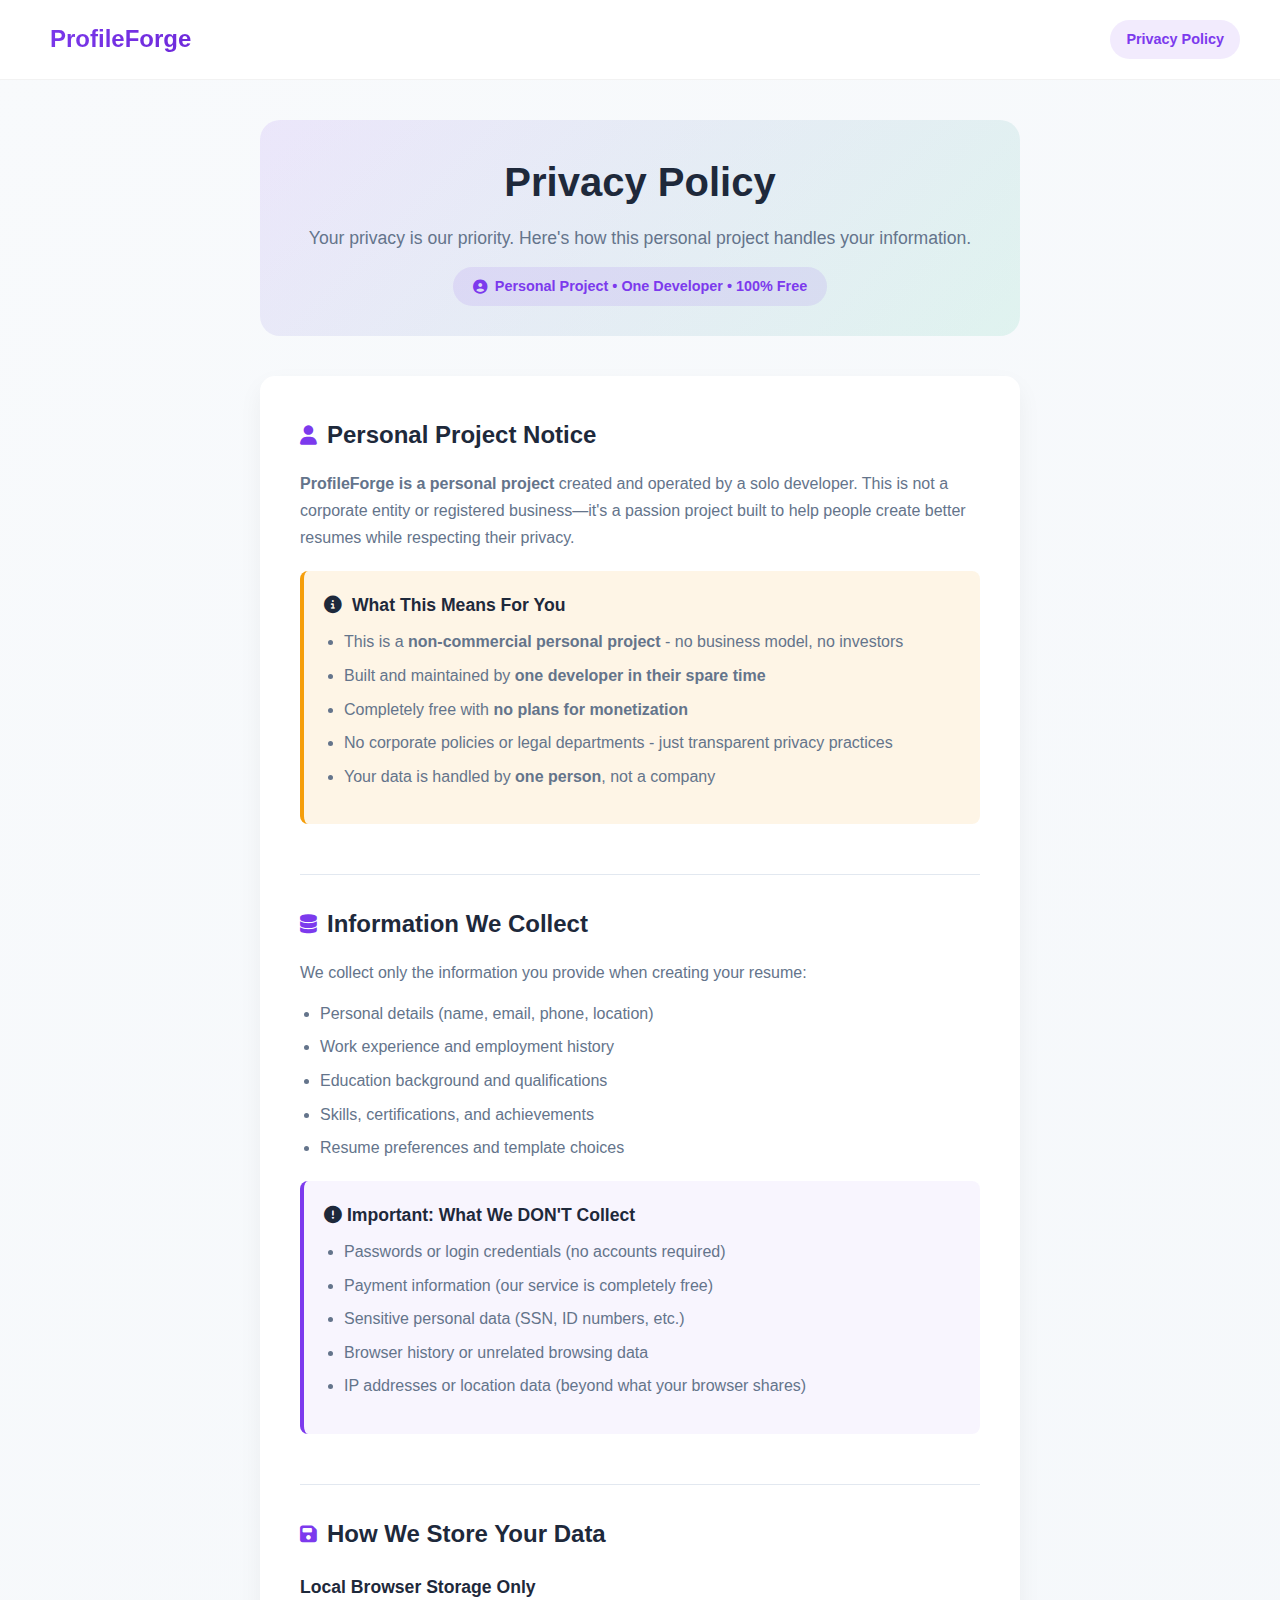
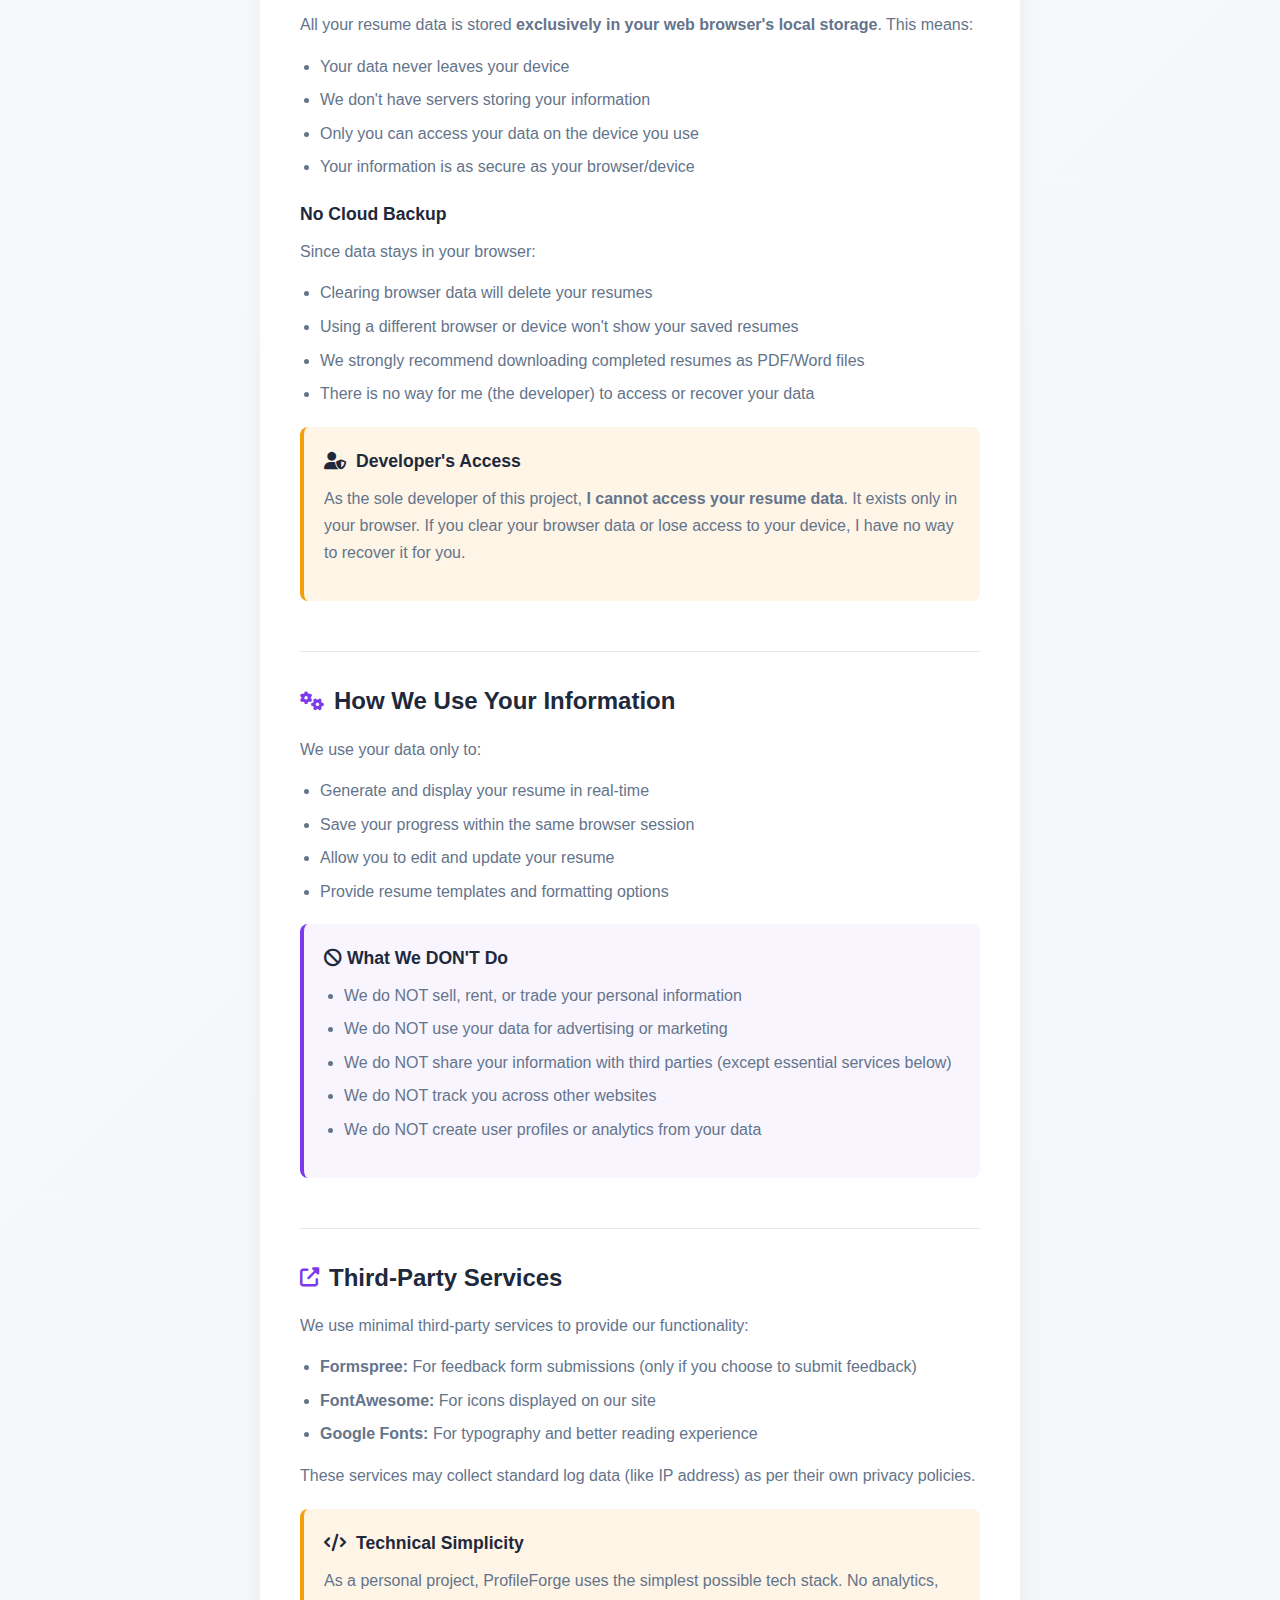
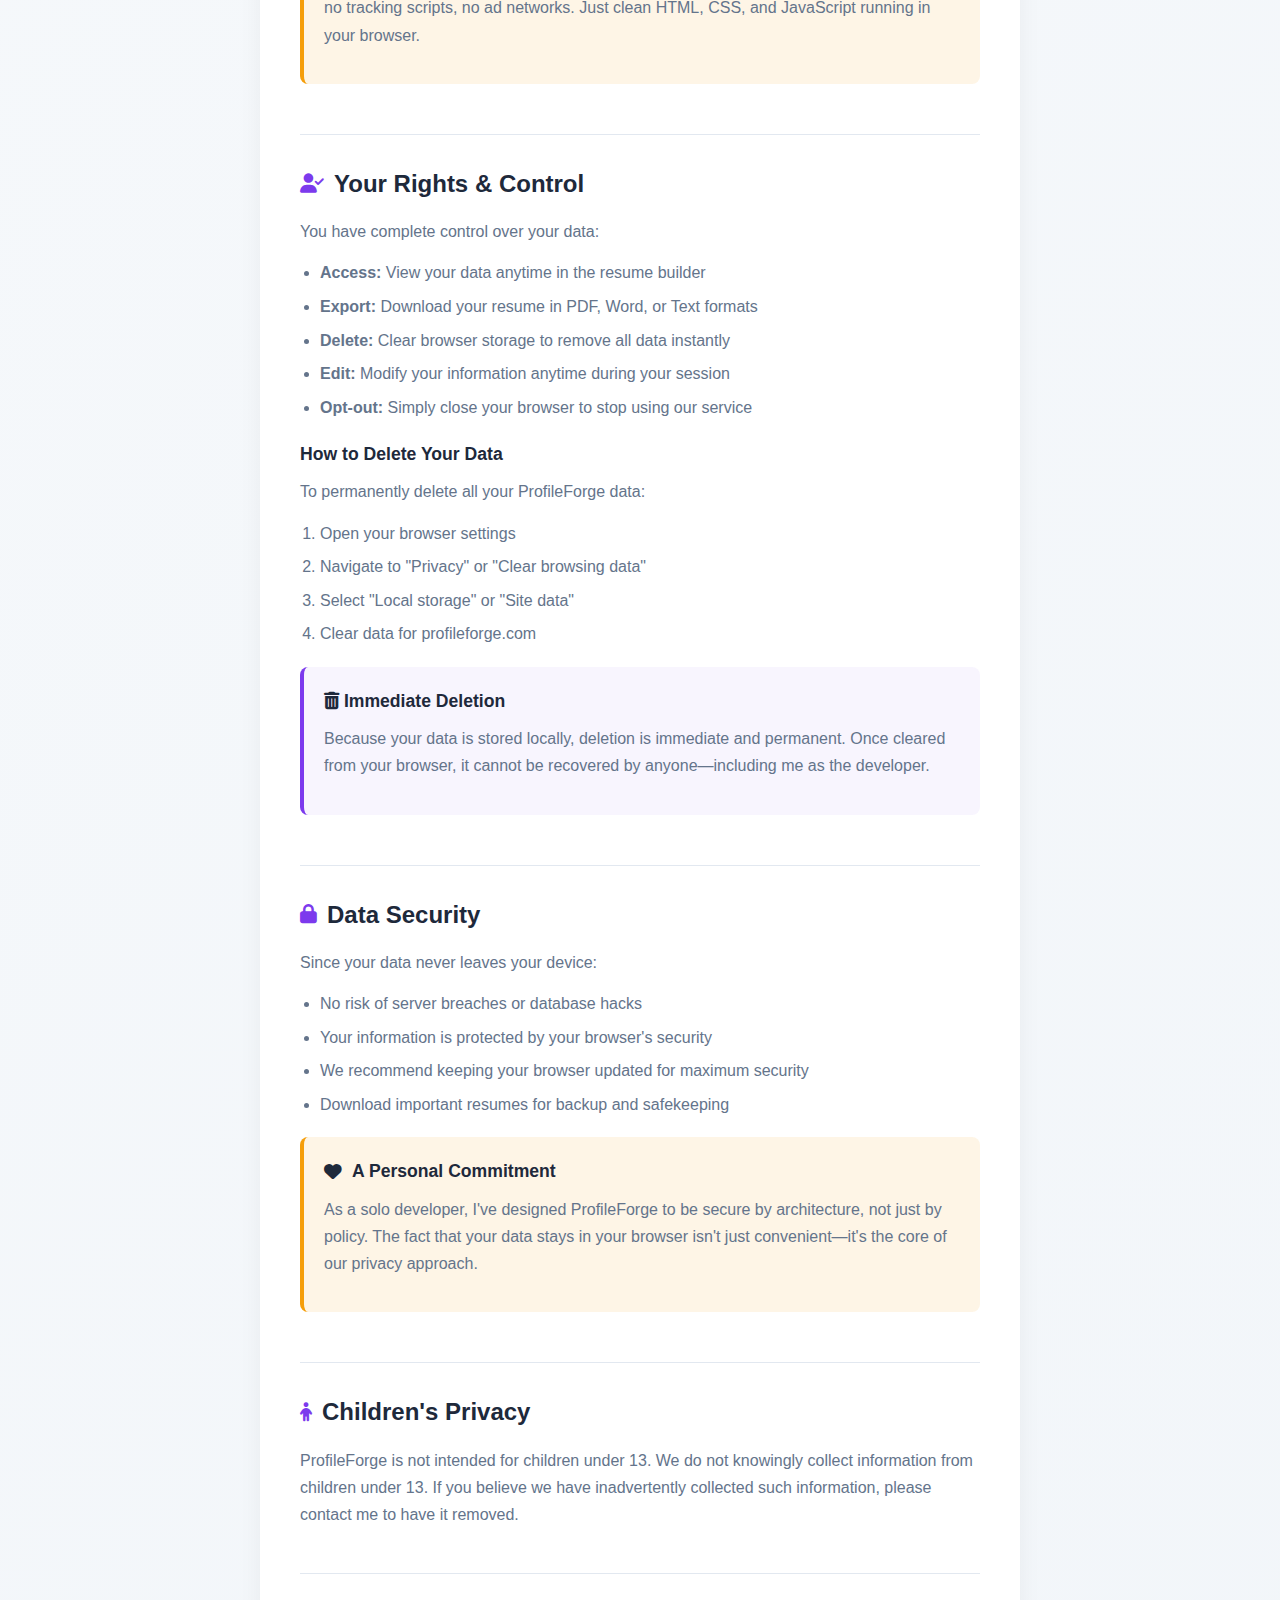
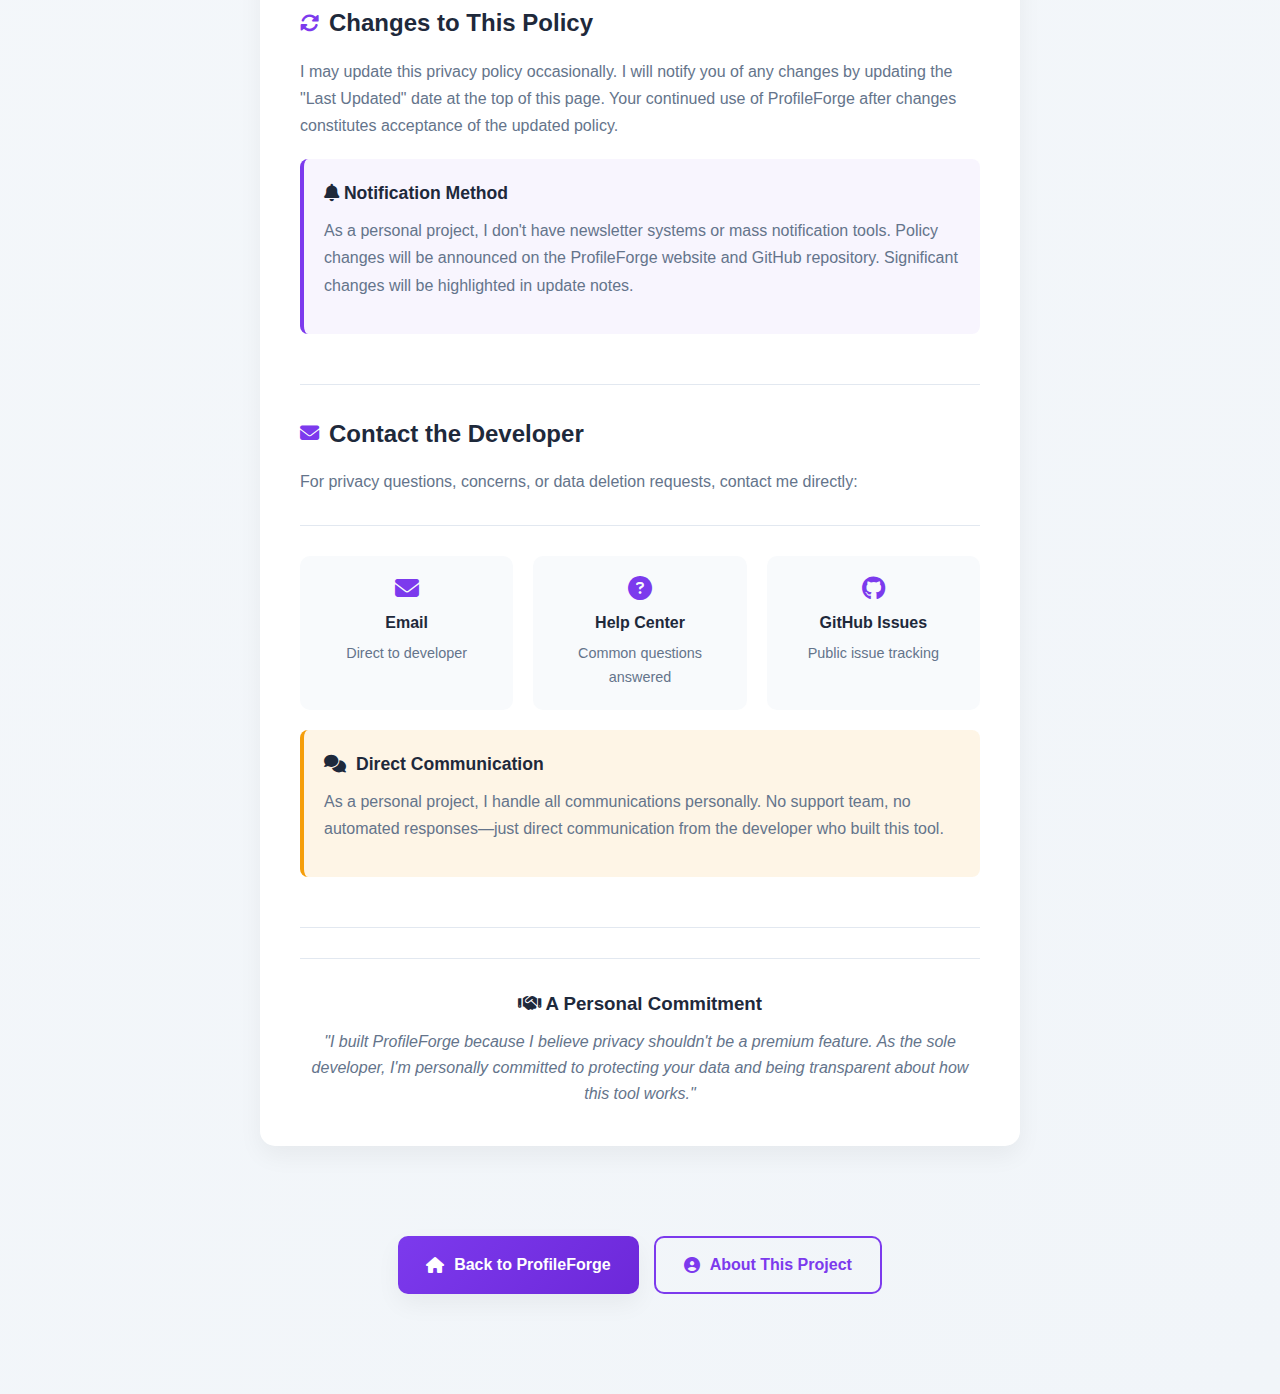
<file: privacy.html>
<!DOCTYPE html>
<html lang="en">
<head>
    <meta charset="UTF-8">
    <meta name="viewport" content="width=device-width, initial-scale=1.0">
    <title>Privacy Policy | ProfileForge - Personal Project</title>
    <link rel="stylesheet" href="shared.css">
    <link rel="stylesheet" href="https://cdnjs.cloudflare.com/ajax/libs/font-awesome/6.4.0/css/all.min.css">
    <style>
        .policy-container {
            max-width: 800px;
            margin: 40px auto;
            padding: 0 20px;
        }

        .policy-header {
            text-align: center;
            margin-bottom: 40px;
            padding: 30px;
            background: linear-gradient(135deg, rgba(124, 58, 237, 0.1) 0%, rgba(16, 185, 129, 0.1) 100%);
            border-radius: 20px;
        }

        .policy-header h1 {
            font-size: 2.5rem;
            color: var(--dark);
            margin-bottom: 10px;
            font-weight: 800;
        }

        .policy-header p {
            color: var(--gray);
            font-size: 1.1rem;
        }

        .personal-project-badge {
            display: inline-flex;
            align-items: center;
            gap: 8px;
            background: rgba(124, 58, 237, 0.1);
            color: var(--primary);
            padding: 8px 20px;
            border-radius: 50px;
            font-weight: 600;
            margin-top: 15px;
            font-size: 0.9rem;
        }

        .policy-content {
            background: white;
            border-radius: 15px;
            padding: 40px;
            box-shadow: var(--shadow);
            margin-bottom: 40px;
        }

        .policy-section {
            margin-bottom: 30px;
            padding-bottom: 30px;
            border-bottom: 1px solid var(--light-gray);
        }

        .policy-section:last-child {
            border-bottom: none;
            margin-bottom: 0;
            padding-bottom: 0;
        }

        .policy-section h2 {
            font-size: 1.5rem;
            color: var(--dark);
            margin-bottom: 15px;
            display: flex;
            align-items: center;
            gap: 10px;
        }

        .policy-section h2 i {
            color: var(--primary);
            font-size: 1.2rem;
        }

        .policy-section h3 {
            font-size: 1.1rem;
            color: var(--dark);
            margin: 20px 0 10px;
            font-weight: 600;
        }

        .policy-section p {
            color: var(--gray);
            line-height: 1.7;
            margin-bottom: 15px;
        }

        .policy-section ul, .policy-section ol {
            color: var(--gray);
            padding-left: 20px;
            margin-bottom: 15px;
        }

        .policy-section li {
            margin-bottom: 8px;
            line-height: 1.6;
        }

        .highlight-box {
            background: rgba(124, 58, 237, 0.05);
            border-left: 4px solid var(--primary);
            padding: 20px;
            border-radius: 8px;
            margin: 20px 0;
        }

        .highlight-box h4 {
            color: var(--dark);
            margin-bottom: 10px;
            font-size: 1.1rem;
        }

        .personal-notice {
            background: rgba(245, 158, 11, 0.1);
            border-left: 4px solid var(--accent);
            padding: 20px;
            border-radius: 8px;
            margin: 20px 0;
        }

        .personal-notice h4 {
            color: var(--dark);
            margin-bottom: 10px;
            font-size: 1.1rem;
            display: flex;
            align-items: center;
            gap: 10px;
        }

        .contact-info {
            display: flex;
            flex-wrap: wrap;
            gap: 20px;
            margin-top: 30px;
            padding-top: 30px;
            border-top: 1px solid var(--light-gray);
        }

        .contact-method {
            flex: 1;
            min-width: 200px;
            background: var(--light);
            padding: 20px;
            border-radius: 10px;
            text-align: center;
            text-decoration: none;
            color: inherit;
            transition: all 0.3s;
            display: block;
        }

        .contact-method:hover {
            background: white;
            box-shadow: var(--shadow);
            transform: translateY(-3px);
            text-decoration: none;
            color: inherit;
        }

        .contact-method i {
            font-size: 1.5rem;
            color: var(--primary);
            margin-bottom: 10px;
            display: block;
        }

        .contact-method h4 {
            color: var(--dark);
            margin-bottom: 5px;
            font-size: 1rem;
        }

        .contact-method p {
            color: var(--gray);
            font-size: 0.9rem;
            margin: 0;
        }

        .back-to-home {
            text-align: center;
            margin-top: 30px;
            padding: 20px 0;
        }

        .personal-signature {
            text-align: center;
            margin-top: 30px;
            padding-top: 30px;
            border-top: 1px solid var(--light-gray);
        }

        .personal-signature h3 {
            color: var(--dark);
            margin-bottom: 10px;
        }

        .personal-signature p {
            color: var(--gray);
            font-style: italic;
        }

        /* ===== FIXED BUTTON STYLES ===== */
        .policy-buttons {
            display: flex;
            gap: 15px;
            justify-content: center;
            flex-wrap: wrap;
            margin-top: 30px;
        }

        .policy-btn {
            padding: 14px 28px;
            border-radius: 10px;
            font-weight: 600;
            cursor: pointer;
            transition: all 0.3s cubic-bezier(0.4, 0, 0.2, 1);
            border: none;
            font-size: 16px;
            display: inline-flex;
            align-items: center;
            gap: 10px;
            text-decoration: none;
            justify-content: center;
            min-width: 200px;
        }

        .policy-btn-primary {
            background: linear-gradient(135deg, var(--primary) 0%, var(--primary-dark) 100%);
            color: white;
            box-shadow: var(--shadow);
        }

        .policy-btn-primary:hover {
            transform: translateY(-3px);
            box-shadow: var(--shadow-hover);
            color: white;
            text-decoration: none;
        }

        .policy-btn-secondary {
            background: transparent;
            border: 2px solid var(--primary);
            color: var(--primary);
        }

        .policy-btn-secondary:hover {
            background: rgba(124, 58, 237, 0.1);
            transform: translateY(-3px);
            color: var(--primary);
            text-decoration: none;
        }

        @media (max-width: 768px) {
            .policy-header h1 {
                font-size: 2rem;
            }
            
            .policy-content {
                padding: 25px;
            }
            
            .policy-section h2 {
                font-size: 1.3rem;
            }
            
            .contact-method {
                min-width: 100%;
            }
            
            .policy-btn {
                min-width: 100%;
                margin-bottom: 10px;
            }
            
            .policy-buttons {
                flex-direction: column;
                align-items: center;
            }
        }
    </style>
</head>
<body>
    <div class="header">
        <a href="index.html" class="logo">
            <i class="fas fa-sparkles"></i>
            <span>ProfileForge</span>
        </a>
        <div class="header-badge">Privacy Policy</div>
    </div>

    <div class="policy-container">
        <!-- Header -->
        <div class="policy-header">
            <h1>Privacy Policy</h1>
            <p>Your privacy is our priority. Here's how this personal project handles your information.</p>
            <div class="personal-project-badge">
                <i class="fas fa-user-circle"></i>
                <span>Personal Project • One Developer • 100% Free</span>
            </div>
        </div>

        <!-- Policy Content -->
        <div class="policy-content">
            <!-- Personal Project Notice -->
            <div class="policy-section">
                <h2><i class="fas fa-user"></i> Personal Project Notice</h2>
                <p><strong>ProfileForge is a personal project</strong> created and operated by a solo developer. This is not a corporate entity or registered business—it's a passion project built to help people create better resumes while respecting their privacy.</p>
                
                <div class="personal-notice">
                    <h4><i class="fas fa-info-circle"></i> What This Means For You</h4>
                    <ul>
                        <li>This is a <strong>non-commercial personal project</strong> - no business model, no investors</li>
                        <li>Built and maintained by <strong>one developer in their spare time</strong></li>
                        <li>Completely free with <strong>no plans for monetization</strong></li>
                        <li>No corporate policies or legal departments - just transparent privacy practices</li>
                        <li>Your data is handled by <strong>one person</strong>, not a company</li>
                    </ul>
                </div>
            </div>

            <!-- Information Collection -->
            <div class="policy-section">
                <h2><i class="fas fa-database"></i> Information We Collect</h2>
                <p>We collect only the information you provide when creating your resume:</p>
                <ul>
                    <li>Personal details (name, email, phone, location)</li>
                    <li>Work experience and employment history</li>
                    <li>Education background and qualifications</li>
                    <li>Skills, certifications, and achievements</li>
                    <li>Resume preferences and template choices</li>
                </ul>
                
                <div class="highlight-box">
                    <h4><i class="fas fa-exclamation-circle"></i> Important: What We DON'T Collect</h4>
                    <ul>
                        <li>Passwords or login credentials (no accounts required)</li>
                        <li>Payment information (our service is completely free)</li>
                        <li>Sensitive personal data (SSN, ID numbers, etc.)</li>
                        <li>Browser history or unrelated browsing data</li>
                        <li>IP addresses or location data (beyond what your browser shares)</li>
                    </ul>
                </div>
            </div>

            <!-- Data Storage -->
            <div class="policy-section">
                <h2><i class="fas fa-save"></i> How We Store Your Data</h2>
                <h3>Local Browser Storage Only</h3>
                <p>All your resume data is stored <strong>exclusively in your web browser's local storage</strong>. This means:</p>
                <ul>
                    <li>Your data never leaves your device</li>
                    <li>We don't have servers storing your information</li>
                    <li>Only you can access your data on the device you use</li>
                    <li>Your information is as secure as your browser/device</li>
                </ul>
                
                <h3>No Cloud Backup</h3>
                <p>Since data stays in your browser:</p>
                <ul>
                    <li>Clearing browser data will delete your resumes</li>
                    <li>Using a different browser or device won't show your saved resumes</li>
                    <li>We strongly recommend downloading completed resumes as PDF/Word files</li>
                    <li>There is no way for me (the developer) to access or recover your data</li>
                </ul>
                
                <div class="personal-notice">
                    <h4><i class="fas fa-user-shield"></i> Developer's Access</h4>
                    <p>As the sole developer of this project, <strong>I cannot access your resume data</strong>. It exists only in your browser. If you clear your browser data or lose access to your device, I have no way to recover it for you.</p>
                </div>
            </div>

            <!-- Data Usage -->
            <div class="policy-section">
                <h2><i class="fas fa-cogs"></i> How We Use Your Information</h2>
                <p>We use your data only to:</p>
                <ul>
                    <li>Generate and display your resume in real-time</li>
                    <li>Save your progress within the same browser session</li>
                    <li>Allow you to edit and update your resume</li>
                    <li>Provide resume templates and formatting options</li>
                </ul>
                
                <div class="highlight-box">
                    <h4><i class="fas fa-ban"></i> What We DON'T Do</h4>
                    <ul>
                        <li>We do NOT sell, rent, or trade your personal information</li>
                        <li>We do NOT use your data for advertising or marketing</li>
                        <li>We do NOT share your information with third parties (except essential services below)</li>
                        <li>We do NOT track you across other websites</li>
                        <li>We do NOT create user profiles or analytics from your data</li>
                    </ul>
                </div>
            </div>

            <!-- Third-Party Services -->
            <div class="policy-section">
                <h2><i class="fas fa-external-link-alt"></i> Third-Party Services</h2>
                <p>We use minimal third-party services to provide our functionality:</p>
                <ul>
                    <li><strong>Formspree:</strong> For feedback form submissions (only if you choose to submit feedback)</li>
                    <li><strong>FontAwesome:</strong> For icons displayed on our site</li>
                    <li><strong>Google Fonts:</strong> For typography and better reading experience</li>
                </ul>
                <p>These services may collect standard log data (like IP address) as per their own privacy policies.</p>
                
                <div class="personal-notice">
                    <h4><i class="fas fa-code"></i> Technical Simplicity</h4>
                    <p>As a personal project, ProfileForge uses the simplest possible tech stack. No analytics, no tracking scripts, no ad networks. Just clean HTML, CSS, and JavaScript running in your browser.</p>
                </div>
            </div>

            <!-- Your Rights -->
            <div class="policy-section">
                <h2><i class="fas fa-user-check"></i> Your Rights & Control</h2>
                <p>You have complete control over your data:</p>
                <ul>
                    <li><strong>Access:</strong> View your data anytime in the resume builder</li>
                    <li><strong>Export:</strong> Download your resume in PDF, Word, or Text formats</li>
                    <li><strong>Delete:</strong> Clear browser storage to remove all data instantly</li>
                    <li><strong>Edit:</strong> Modify your information anytime during your session</li>
                    <li><strong>Opt-out:</strong> Simply close your browser to stop using our service</li>
                </ul>
                
                <h3>How to Delete Your Data</h3>
                <p>To permanently delete all your ProfileForge data:</p>
                <ol>
                    <li>Open your browser settings</li>
                    <li>Navigate to "Privacy" or "Clear browsing data"</li>
                    <li>Select "Local storage" or "Site data"</li>
                    <li>Clear data for profileforge.com</li>
                </ol>
                
                <div class="highlight-box">
                    <h4><i class="fas fa-trash-alt"></i> Immediate Deletion</h4>
                    <p>Because your data is stored locally, deletion is immediate and permanent. Once cleared from your browser, it cannot be recovered by anyone—including me as the developer.</p>
                </div>
            </div>

            <!-- Security -->
            <div class="policy-section">
                <h2><i class="fas fa-lock"></i> Data Security</h2>
                <p>Since your data never leaves your device:</p>
                <ul>
                    <li>No risk of server breaches or database hacks</li>
                    <li>Your information is protected by your browser's security</li>
                    <li>We recommend keeping your browser updated for maximum security</li>
                    <li>Download important resumes for backup and safekeeping</li>
                </ul>
                
                <div class="personal-notice">
                    <h4><i class="fas fa-heart"></i> A Personal Commitment</h4>
                    <p>As a solo developer, I've designed ProfileForge to be secure by architecture, not just by policy. The fact that your data stays in your browser isn't just convenient—it's the core of our privacy approach.</p>
                </div>
            </div>

            <!-- Children's Privacy -->
            <div class="policy-section">
                <h2><i class="fas fa-child"></i> Children's Privacy</h2>
                <p>ProfileForge is not intended for children under 13. We do not knowingly collect information from children under 13. If you believe we have inadvertently collected such information, please contact me to have it removed.</p>
            </div>

            <!-- Policy Changes -->
            <div class="policy-section">
                <h2><i class="fas fa-sync-alt"></i> Changes to This Policy</h2>
                <p>I may update this privacy policy occasionally. I will notify you of any changes by updating the "Last Updated" date at the top of this page. Your continued use of ProfileForge after changes constitutes acceptance of the updated policy.</p>
                
                <div class="highlight-box">
                    <h4><i class="fas fa-bell"></i> Notification Method</h4>
                    <p>As a personal project, I don't have newsletter systems or mass notification tools. Policy changes will be announced on the ProfileForge website and GitHub repository. Significant changes will be highlighted in update notes.</p>
                </div>
            </div>

            <!-- Contact Information -->
            <div class="policy-section">
                <h2><i class="fas fa-envelope"></i> Contact the Developer</h2>
                <p>For privacy questions, concerns, or data deletion requests, contact me directly:</p>
                
                <div class="contact-info">
                    <a href="mailto:emmaephraim2006@gmail.com" class="contact-method">
                        <i class="fas fa-envelope"></i>
                        <h4>Email</h4>
                        <p>Direct to developer</p>
                    </a>
                    
                    <a href="help.html" class="contact-method">
                        <i class="fas fa-question-circle"></i>
                        <h4>Help Center</h4>
                        <p>Common questions answered</p>
                    </a>
                    
                    <a href="https://github.com/Onlybossfx/ProFileForge-" target="_blank" class="contact-method">
                        <i class="fab fa-github"></i>
                        <h4>GitHub Issues</h4>
                        <p>Public issue tracking</p>
                    </a>
                </div>
                
                <div class="personal-notice" style="margin-top: 20px;">
                    <h4><i class="fas fa-comments"></i> Direct Communication</h4>
                    <p>As a personal project, I handle all communications personally. No support team, no automated responses—just direct communication from the developer who built this tool.</p>
                </div>
            </div>

            <!-- Personal Signature -->
            <div class="personal-signature">
                <h3><i class="fas fa-handshake"></i> A Personal Commitment</h3>
                <p>"I built ProfileForge because I believe privacy shouldn't be a premium feature. As the sole developer, I'm personally committed to protecting your data and being transparent about how this tool works."</p>
            </div>
        </div>

        <!-- Fixed Buttons -->
        <div class="back-to-home">
            <div class="policy-buttons">
                <a href="index.html" class="policy-btn policy-btn-primary">
                    <i class="fas fa-home"></i> Back to ProfileForge
                </a>
                <a href="about.html" class="policy-btn policy-btn-secondary">
                    <i class="fas fa-user-circle"></i> About This Project
                </a>
            </div>
        </div>
    </div>

    <script>
        // Update current year
        document.addEventListener('DOMContentLoaded', function() {
            console.log('Privacy Policy - Personal Project');
        });
    </script>
</body>
</html>
</file>
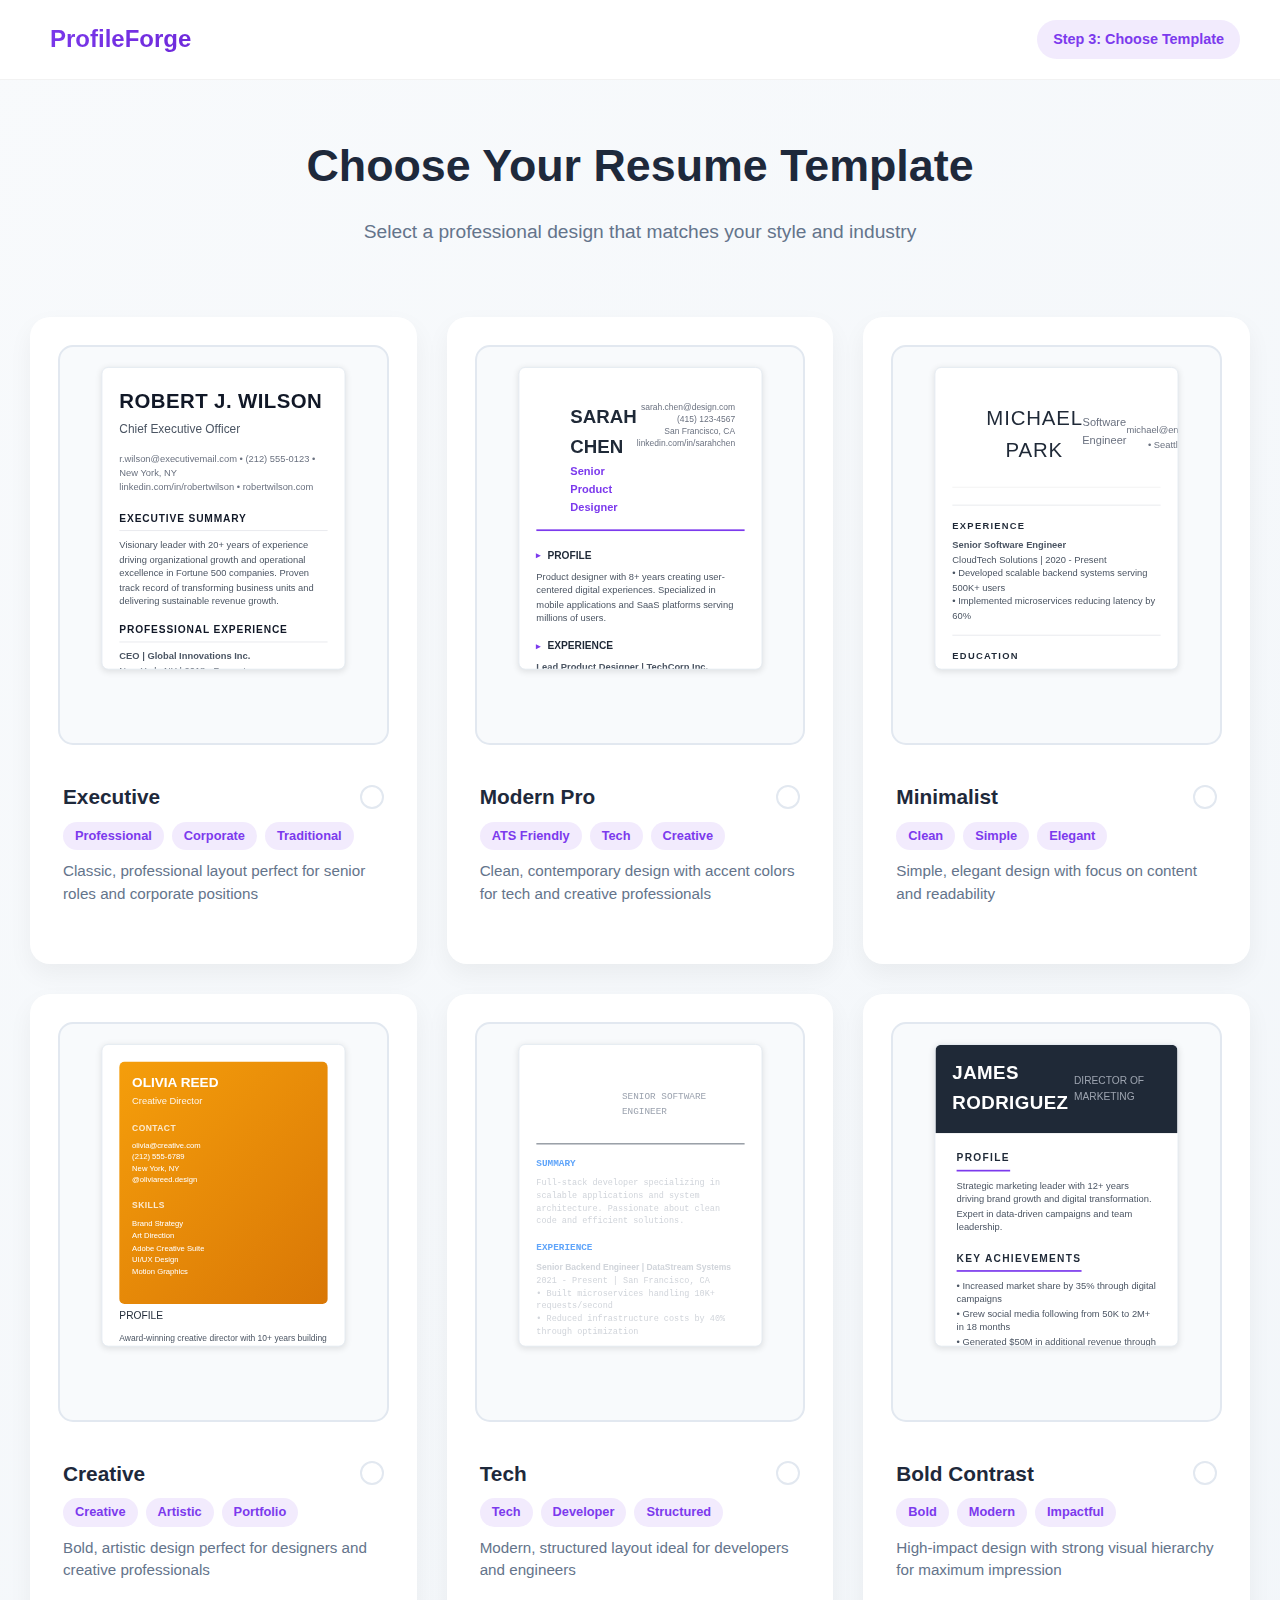
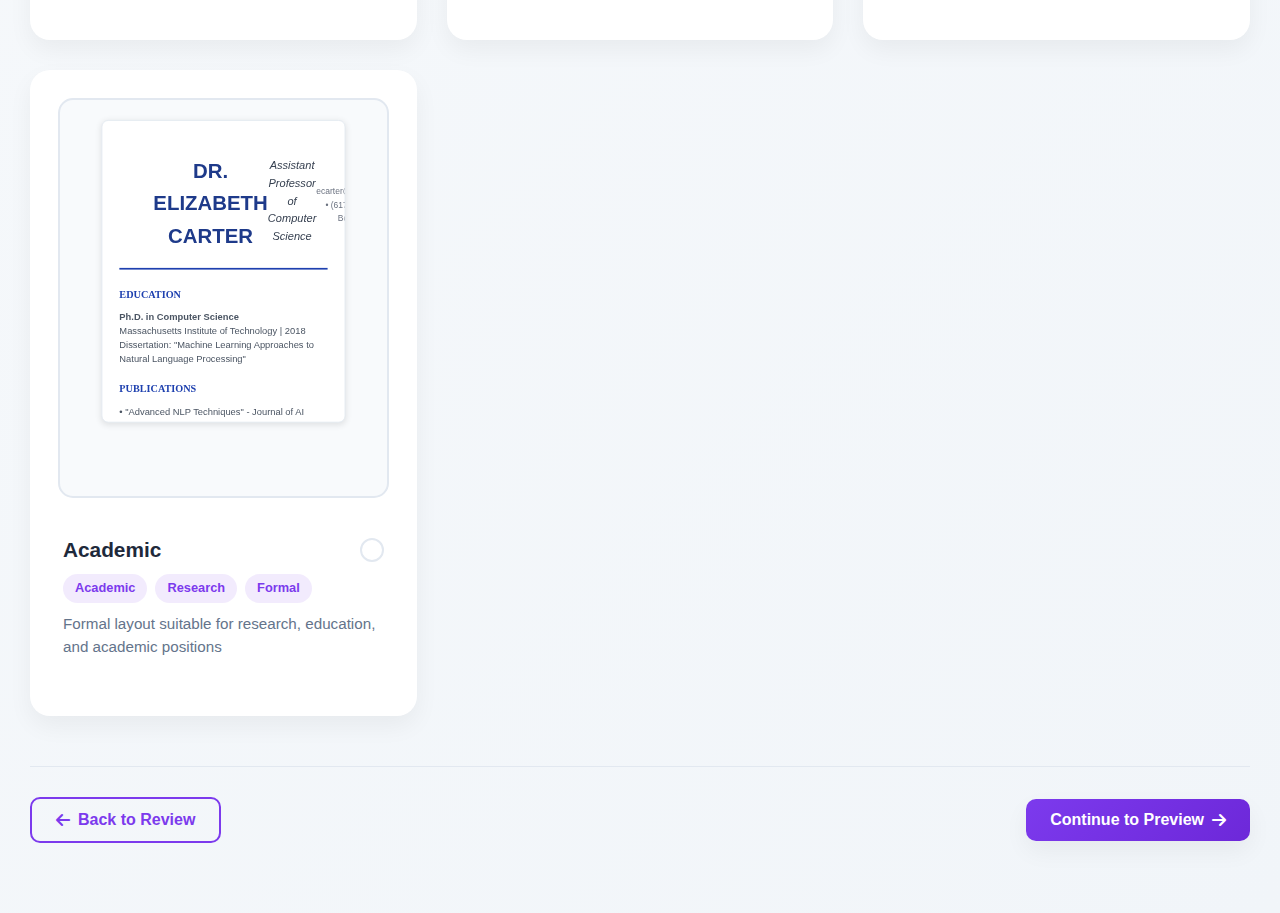
<file: temp.html>
<!DOCTYPE html>
<html lang="en">
<head>
    <meta charset="UTF-8">
    <meta name="viewport" content="width=device-width, initial-scale=1.0">
    <title>Choose Template | ProfileForge</title>
    <link rel="stylesheet" href="shared.css">
    <link rel="stylesheet" href="https://cdnjs.cloudflare.com/ajax/libs/font-awesome/6.4.0/css/all.min.css">
    <style>
        .template-container {
            max-width: 1400px;
            margin: 0 auto;
            padding: 30px;
        }

        .template-header {
            text-align: center;
            margin-bottom: 50px;
            padding: 20px;
        }

        .template-header h1 {
            font-size: 2.8rem;
            color: var(--dark);
            margin-bottom: 15px;
        }

        .template-header p {
            color: var(--gray);
            font-size: 1.2rem;
            max-width: 600px;
            margin: 0 auto;
        }

        .template-grid {
            display: grid;
            grid-template-columns: repeat(auto-fit, minmax(350px, 1fr));
            gap: 30px;
            margin-bottom: 50px;
        }

        .template-card {
            background: white;
            border-radius: 20px;
            padding: 25px;
            box-shadow: var(--shadow);
            transition: all 0.4s cubic-bezier(0.4, 0, 0.2, 1);
            cursor: pointer;
            border: 3px solid transparent;
            position: relative;
            overflow: hidden;
        }

        .template-card:hover {
            transform: translateY(-10px);
            box-shadow: var(--shadow-hover);
        }

        .template-card.selected {
            border-color: var(--primary);
            background: rgba(124, 58, 237, 0.02);
        }

        .template-preview {
            width: 100%;
            height: 400px;
            background: #f8fafc;
            border-radius: 15px;
            margin-bottom: 20px;
            position: relative;
            overflow: hidden;
            border: 2px solid var(--light-gray);
            display: flex;
            align-items: center;
            justify-content: center;
            padding: 20px;
        }

        .template-info {
            padding: 15px 5px;
        }

        .template-name {
            font-size: 1.3rem;
            font-weight: 700;
            color: var(--dark);
            margin-bottom: 8px;
            display: flex;
            align-items: center;
            justify-content: space-between;
        }

        .template-tags {
            display: flex;
            gap: 8px;
            margin-bottom: 10px;
            flex-wrap: wrap;
        }

        .template-tag {
            background: rgba(124, 58, 237, 0.1);
            color: var(--primary);
            padding: 4px 12px;
            border-radius: 15px;
            font-size: 0.8rem;
            font-weight: 600;
        }

        .template-description {
            color: var(--gray);
            font-size: 0.95rem;
            line-height: 1.5;
            margin-bottom: 15px;
        }

        .select-indicator {
            width: 24px;
            height: 24px;
            border: 2px solid var(--light-gray);
            border-radius: 50%;
            display: flex;
            align-items: center;
            justify-content: center;
            transition: all 0.3s;
        }

        .selected .select-indicator {
            background: var(--primary);
            border-color: var(--primary);
        }

        .selected .select-indicator::after {
            content: "✓";
            color: white;
            font-size: 0.9rem;
            font-weight: bold;
        }

        .navigation {
            display: flex;
            justify-content: space-between;
            align-items: center;
            margin-top: 40px;
            padding-top: 30px;
            border-top: 1px solid var(--light-gray);
        }

        .preview-btn {
            background: var(--primary);
            color: white;
            border: none;
            padding: 10px 20px;
            border-radius: 8px;
            cursor: pointer;
            font-weight: 600;
            transition: all 0.3s;
        }

        .preview-btn:hover {
            background: var(--primary-dark);
            transform: translateY(-2px);
        }

        /* Realistic Template Preview Styles */
        .realistic-template {
            width: 100%;
            height: 100%;
            background: white;
            border: 1px solid #e2e8f0;
            border-radius: 8px;
            padding: 20px;
            font-family: 'Segoe UI', 'Inter', -apple-system, sans-serif;
            overflow: hidden;
            position: relative;
            transform: scale(0.85);
            transform-origin: top center;
            box-shadow: 0 2px 8px rgba(0,0,0,0.1);
        }

        /* Executive Template */
        .template-executive .realistic-template {
            background: white;
            color: #1f2937;
            border-top: 5px solid #111827;
        }

        .template-executive .name {
            font-size: 24px;
            font-weight: 800;
            color: #111827;
            margin-bottom: 3px;
            letter-spacing: 0.5px;
        }

        .template-executive .title {
            font-size: 14px;
            color: #4b5563;
            margin-bottom: 15px;
            font-weight: 500;
        }

        .template-executive .contact-info {
            font-size: 11px;
            color: #6b7280;
            margin-bottom: 20px;
            line-height: 1.5;
        }

        .template-executive .section {
            margin-bottom: 16px;
        }

        .template-executive .section-title {
            font-size: 12px;
            font-weight: 700;
            color: #111827;
            text-transform: uppercase;
            letter-spacing: 1px;
            margin-bottom: 8px;
            border-bottom: 1px solid #e5e7eb;
            padding-bottom: 4px;
        }

        .template-executive .content {
            font-size: 11px;
            line-height: 1.5;
            color: #4b5563;
        }

        /* Modern Template */
        .template-modern .realistic-template {
            background: white;
            border: 2px solid #7c3aed;
        }

        .template-modern .header {
            display: flex;
            justify-content: space-between;
            align-items: flex-start;
            margin-bottom: 20px;
            border-bottom: 2px solid #7c3aed;
            padding-bottom: 15px;
        }

        .template-modern .name-container {
            flex: 1;
        }

        .template-modern .name {
            font-size: 22px;
            font-weight: 700;
            color: #1f2937;
            margin-bottom: 2px;
        }

        .template-modern .title {
            font-size: 13px;
            color: #7c3aed;
            font-weight: 600;
        }

        .template-modern .contact {
            font-size: 10px;
            color: #6b7280;
            text-align: right;
            line-height: 1.4;
        }

        .template-modern .section {
            margin-bottom: 15px;
        }

        .template-modern .section-title {
            font-size: 12px;
            font-weight: 600;
            color: #1f2937;
            margin-bottom: 6px;
            display: flex;
            align-items: center;
            gap: 8px;
        }

        .template-modern .section-title:before {
            content: "▸";
            color: #7c3aed;
            font-size: 10px;
        }

        /* Minimal Template */
        .template-minimal .realistic-template {
            background: white;
            padding: 25px;
            border: none;
            box-shadow: 0 1px 3px rgba(0,0,0,0.1);
        }

        .template-minimal .header {
            text-align: center;
            margin-bottom: 20px;
        }

        .template-minimal .name {
            font-size: 24px;
            font-weight: 400;
            color: #1f2937;
            margin-bottom: 3px;
            letter-spacing: 1px;
        }

        .template-minimal .title {
            font-size: 13px;
            color: #6b7280;
            margin-bottom: 10px;
            font-weight: 400;
        }

        .template-minimal .divider {
            height: 1px;
            background: #e5e7eb;
            margin: 15px 0;
        }

        .template-minimal .section {
            margin-bottom: 15px;
        }

        .template-minimal .section-title {
            font-size: 11px;
            font-weight: 600;
            color: #1f2937;
            margin-bottom: 6px;
            letter-spacing: 1.5px;
        }

        /* Creative Template */
        .template-creative .realistic-template {
            background: white;
            display: grid;
            grid-template-columns: 130px 1fr;
            gap: 20px;
            padding: 20px;
            border: 2px solid #f59e0b;
        }

        .template-creative .sidebar {
            background: linear-gradient(135deg, #f59e0b 0%, #d97706 100%);
            color: white;
            padding: 15px;
            border-radius: 6px;
        }

        .template-creative .name {
            font-size: 16px;
            font-weight: 700;
            margin-bottom: 3px;
            line-height: 1.2;
        }

        .template-creative .title {
            font-size: 11px;
            opacity: 0.9;
            margin-bottom: 15px;
            font-weight: 400;
        }

        .template-creative .section {
            margin-bottom: 15px;
        }

        .template-creative .sidebar-section-title {
            font-size: 10px;
            font-weight: 600;
            margin-bottom: 6px;
            text-transform: uppercase;
            letter-spacing: 0.5px;
            opacity: 0.8;
        }

        .template-creative .main-content {
            padding-top: 5px;
        }

        /* Tech Template */
        .template-tech .realistic-template {
            background: white;
            font-family: 'Consolas', 'Monaco', monospace;
            border: 2px solid #374151;
            background: #1f2937;
            color: #e5e7eb;
        }

        .template-tech .header {
            padding-bottom: 15px;
            margin-bottom: 15px;
            border-bottom: 1px solid #4b5563;
        }

        .template-tech .name {
            font-size: 18px;
            font-weight: 700;
            margin-bottom: 3px;
            color: #ffffff;
            font-family: 'Segoe UI', sans-serif;
        }

        .template-tech .title {
            font-size: 11px;
            color: #9ca3af;
            font-family: 'Consolas', monospace;
        }

        .template-tech .section {
            margin-bottom: 15px;
        }

        .template-tech .section-title {
            font-size: 11px;
            font-weight: 600;
            color: #60a5fa;
            margin-bottom: 6px;
            font-family: 'Consolas', monospace;
        }

        .template-tech .content {
            font-size: 10px;
            color: #d1d5db;
            line-height: 1.5;
            font-family: 'Consolas', monospace;
        }

        /* Bold Template */
        .template-bold .realistic-template {
            background: white;
            border: 3px solid #1f2937;
            background: linear-gradient(135deg, #f9fafb 0%, #ffffff 100%);
        }

        .template-bold .header {
            background: #1f2937;
            color: white;
            padding: 15px 20px;
            margin: -20px -20px 15px -20px;
            border-radius: 5px 5px 0 0;
        }

        .template-bold .name {
            font-size: 22px;
            font-weight: 800;
            margin-bottom: 3px;
            letter-spacing: 0.5px;
        }

        .template-bold .title {
            font-size: 12px;
            color: #9ca3af;
            font-weight: 500;
        }

        .template-bold .section {
            margin-bottom: 15px;
            padding: 0 5px;
        }

        .template-bold .section-title {
            font-size: 12px;
            font-weight: 800;
            color: #1f2937;
            margin-bottom: 8px;
            text-transform: uppercase;
            letter-spacing: 1.5px;
            display: inline-block;
            padding-bottom: 3px;
            border-bottom: 2px solid #7c3aed;
        }

        .template-bold .content {
            font-size: 11px;
            color: #4b5563;
            line-height: 1.5;
        }

        /* Academic Template */
        .template-academic .realistic-template {
            background: white;
            border: 1px solid #1e40af;
            padding: 25px;
        }

        .template-academic .header {
            text-align: center;
            border-bottom: 2px solid #1e40af;
            padding-bottom: 15px;
            margin-bottom: 20px;
        }

        .template-academic .name {
            font-size: 24px;
            font-weight: 700;
            color: #1e3a8a;
            margin-bottom: 3px;
        }

        .template-academic .title {
            font-size: 13px;
            color: #374151;
            margin-bottom: 8px;
            font-style: italic;
        }

        .template-academic .contact-info {
            font-size: 10px;
            color: #6b7280;
            display: flex;
            justify-content: center;
            gap: 15px;
            flex-wrap: wrap;
        }

        .template-academic .section {
            margin-bottom: 18px;
        }

        .template-academic .section-title {
            font-size: 12px;
            font-weight: 700;
            color: #1e40af;
            margin-bottom: 8px;
            font-family: 'Times New Roman', serif;
        }

        @keyframes pulse {
            0% { box-shadow: 0 0 0 0 rgba(124, 58, 237, 0.4); }
            70% { box-shadow: 0 0 0 10px rgba(124, 58, 237, 0); }
            100% { box-shadow: 0 0 0 0 rgba(124, 58, 237, 0); }
        }

        .selected {
            animation: pulse 2s infinite;
        }

        @media (max-width: 768px) {
            .template-grid {
                grid-template-columns: 1fr;
            }
            
            .template-preview {
                height: 350px;
            }
            
            .template-header h1 {
                font-size: 2.2rem;
            }
            
            .realistic-template {
                transform: scale(0.8);
            }
        }

        @media (max-width: 480px) {
            .template-preview {
                height: 300px;
            }
            
            .realistic-template {
                transform: scale(0.7);
            }
        }
    </style>
</head>
<body>
    <div class="header">
        <a href="../index.html" class="logo">
            <i class="fas fa-sparkles"></i>
            <span>ProfileForge</span>
        </a>
        <div class="header-badge">Step 3: Choose Template</div>
    </div>

    <div class="template-container">
        <div class="template-header">
            <h1>Choose Your Resume Template</h1>
            <p>Select a professional design that matches your style and industry</p>
        </div>

        <div class="template-grid" id="templateGrid">
            <!-- Templates will be loaded here -->
        </div>

        <div class="navigation">
            <button class="btn btn-secondary" onclick="window.location.href='confirm.html'">
                <i class="fas fa-arrow-left"></i> Back to Review
            </button>
            <button class="btn btn-primary" id="continueBtn" onclick="continueToAd()" disabled>
                Continue to Preview <i class="fas fa-arrow-right"></i>
            </button>
        </div>
    </div>

    <script>
        // Professional Resume Templates with REALISTIC previews
        const templates = [
            {
                id: 'executive',
                name: 'Executive',
                description: 'Classic, professional layout perfect for senior roles and corporate positions',
                tags: ['Professional', 'Corporate', 'Traditional'],
                html: `
                    <div class="realistic-template template-executive">
                        <div class="name">ROBERT J. WILSON</div>
                        <div class="title">Chief Executive Officer</div>
                        <div class="contact-info">
                            r.wilson@executivemail.com • (212) 555-0123 • New York, NY<br>
                            linkedin.com/in/robertwilson • robertwilson.com
                        </div>
                        
                        <div class="section">
                            <div class="section-title">EXECUTIVE SUMMARY</div>
                            <div class="content">
                                Visionary leader with 20+ years of experience driving organizational growth and operational excellence in Fortune 500 companies. Proven track record of transforming business units and delivering sustainable revenue growth.
                            </div>
                        </div>
                        
                        <div class="section">
                            <div class="section-title">PROFESSIONAL EXPERIENCE</div>
                            <div class="content">
                                <strong>CEO | Global Innovations Inc.</strong><br>
                                New York, NY | 2018 - Present<br>
                                • Led company through 300% revenue growth over 4 years<br>
                                • Managed $500M annual budget and 2,000+ global team
                            </div>
                        </div>
                        
                        <div class="section">
                            <div class="section-title">EDUCATION</div>
                            <div class="content">
                                <strong>MBA, Finance</strong><br>
                                Harvard Business School | 2002
                            </div>
                        </div>
                    </div>
                `
            },
            {
                id: 'modern',
                name: 'Modern Pro',
                description: 'Clean, contemporary design with accent colors for tech and creative professionals',
                tags: ['ATS Friendly', 'Tech', 'Creative'],
                html: `
                    <div class="realistic-template template-modern">
                        <div class="header">
                            <div class="name-container">
                                <div class="name">SARAH CHEN</div>
                                <div class="title">Senior Product Designer</div>
                            </div>
                            <div class="contact">
                                sarah.chen@design.com<br>
                                (415) 123-4567<br>
                                San Francisco, CA<br>
                                linkedin.com/in/sarahchen
                            </div>
                        </div>
                        
                        <div class="section">
                            <div class="section-title">PROFILE</div>
                            <div class="content" style="font-size: 11px; line-height: 1.5; color: #4b5563;">
                                Product designer with 8+ years creating user-centered digital experiences. Specialized in mobile applications and SaaS platforms serving millions of users.
                            </div>
                        </div>
                        
                        <div class="section">
                            <div class="section-title">EXPERIENCE</div>
                            <div class="content" style="font-size: 11px; line-height: 1.5; color: #4b5563;">
                                <strong>Lead Product Designer | TechCorp Inc.</strong><br>
                                2021 - Present<br>
                                • Led design for flagship app with 5M+ monthly users<br>
                                • Improved user retention by 35% through UX redesign
                            </div>
                        </div>
                        
                        <div class="section">
                            <div class="section-title">SKILLS</div>
                            <div class="content" style="font-size: 11px; line-height: 1.5; color: #4b5563;">
                                UI/UX Design • Figma • Prototyping • User Research • Design Systems • HTML/CSS
                            </div>
                        </div>
                    </div>
                `
            },
            {
                id: 'minimal',
                name: 'Minimalist',
                description: 'Simple, elegant design with focus on content and readability',
                tags: ['Clean', 'Simple', 'Elegant'],
                html: `
                    <div class="realistic-template template-minimal">
                        <div class="header">
                            <div class="name">MICHAEL PARK</div>
                            <div class="title">Software Engineer</div>
                            <div style="font-size: 11px; color: #6b7280; margin-top: 5px;">
                                michael@engineer.com • Seattle, WA
                            </div>
                        </div>
                        
                        <div class="divider"></div>
                        
                        <div class="section">
                            <div class="section-title">EXPERIENCE</div>
                            <div style="font-size: 11px; line-height: 1.5; color: #4b5563;">
                                <strong>Senior Software Engineer</strong><br>
                                CloudTech Solutions | 2020 - Present<br>
                                • Developed scalable backend systems serving 500K+ users<br>
                                • Implemented microservices reducing latency by 60%
                            </div>
                        </div>
                        
                        <div class="divider"></div>
                        
                        <div class="section">
                            <div class="section-title">EDUCATION</div>
                            <div style="font-size: 11px; line-height: 1.5; color: #4b5563;">
                                <strong>M.S. Computer Science</strong><br>
                                University of Washington | 2018
                            </div>
                        </div>
                        
                        <div class="divider"></div>
                        
                        <div class="section">
                            <div class="section-title">TECHNOLOGIES</div>
                            <div style="font-size: 11px; line-height: 1.5; color: #4b5563;">
                                Python • JavaScript • React • AWS • Docker • Kubernetes • PostgreSQL
                            </div>
                        </div>
                    </div>
                `
            },
            {
                id: 'creative',
                name: 'Creative',
                description: 'Bold, artistic design perfect for designers and creative professionals',
                tags: ['Creative', 'Artistic', 'Portfolio'],
                html: `
                    <div class="realistic-template template-creative">
                        <div class="sidebar">
                            <div class="name">OLIVIA REED</div>
                            <div class="title">Creative Director</div>
                            
                            <div class="section">
                                <div class="sidebar-section-title">CONTACT</div>
                                <div style="font-size: 9px; line-height: 1.5;">
                                    olivia@creative.com<br>
                                    (212) 555-6789<br>
                                    New York, NY<br>
                                    @oliviareed.design
                                </div>
                            </div>
                            
                            <div class="section">
                                <div class="sidebar-section-title">SKILLS</div>
                                <div style="font-size: 9px; line-height: 1.6;">
                                    Brand Strategy<br>
                                    Art Direction<br>
                                    Adobe Creative Suite<br>
                                    UI/UX Design<br>
                                    Motion Graphics
                                </div>
                            </div>
                        </div>
                        
                        <div class="main-content">
                            <div class="section">
                                <div class="section-title" style="color: #1f2937; font-size: 12px; margin-bottom: 8px;">PROFILE</div>
                                <div style="font-size: 10px; line-height: 1.5; color: #4b5563;">
                                    Award-winning creative director with 10+ years building compelling brand narratives. Passionate about visual storytelling and innovative design solutions.
                                </div>
                            </div>
                            
                            <div class="section">
                                <div class="section-title" style="color: #1f2937; font-size: 12px; margin-bottom: 8px;">EXPERIENCE</div>
                                <div style="font-size: 10px; line-height: 1.5; color: #4b5563;">
                                    <strong>Creative Director | Studio Creative</strong><br>
                                    2019 - Present<br>
                                    • Lead team of 15 designers on global campaigns<br>
                                    • Won 5 industry awards for brand innovation
                                </div>
                            </div>
                            
                            <div class="section">
                                <div class="section-title" style="color: #1f2937; font-size: 12px; margin-bottom: 8px;">EDUCATION</div>
                                <div style="font-size: 10px; line-height: 1.5; color: #4b5563;">
                                    <strong>BFA, Graphic Design</strong><br>
                                    Rhode Island School of Design | 2012
                                </div>
                            </div>
                        </div>
                    </div>
                `
            },
            {
                id: 'tech',
                name: 'Tech',
                description: 'Modern, structured layout ideal for developers and engineers',
                tags: ['Tech', 'Developer', 'Structured'],
                html: `
                    <div class="realistic-template template-tech">
                        <div class="header">
                            <div class="name">DAVID KIM</div>
                            <div class="title">SENIOR SOFTWARE ENGINEER</div>
                        </div>
                        
                        <div class="section">
                            <div class="section-title">SUMMARY</div>
                            <div class="content">
                                Full-stack developer specializing in scalable applications and system architecture. Passionate about clean code and efficient solutions.
                            </div>
                        </div>
                        
                        <div class="section">
                            <div class="section-title">EXPERIENCE</div>
                            <div class="content">
                                <strong>Senior Backend Engineer | DataStream Systems</strong><br>
                                2021 - Present | San Francisco, CA<br>
                                • Built microservices handling 10K+ requests/second<br>
                                • Reduced infrastructure costs by 40% through optimization
                            </div>
                        </div>
                        
                        <div class="section">
                            <div class="section-title">TECH STACK</div>
                            <div class="content">
                                <div style="margin-bottom: 3px;">
                                    <strong>Backend:</strong> Python, Go, Node.js, PostgreSQL, MongoDB
                                </div>
                                <div style="margin-bottom: 3px;">
                                    <strong>Frontend:</strong> React, TypeScript, Next.js, Tailwind CSS
                                </div>
                                <div>
                                    <strong>Infra:</strong> AWS, Docker, Kubernetes, Terraform, CI/CD
                                </div>
                            </div>
                        </div>
                    </div>
                `
            },
            {
                id: 'bold',
                name: 'Bold Contrast',
                description: 'High-impact design with strong visual hierarchy for maximum impression',
                tags: ['Bold', 'Modern', 'Impactful'],
                html: `
                    <div class="realistic-template template-bold">
                        <div class="header">
                            <div class="name">JAMES RODRIGUEZ</div>
                            <div class="title">DIRECTOR OF MARKETING</div>
                        </div>
                        
                        <div class="section">
                            <div class="section-title">PROFILE</div>
                            <div class="content">
                                Strategic marketing leader with 12+ years driving brand growth and digital transformation. Expert in data-driven campaigns and team leadership.
                            </div>
                        </div>
                        
                        <div class="section">
                            <div class="section-title">KEY ACHIEVEMENTS</div>
                            <div class="content">
                                • Increased market share by 35% through digital campaigns<br>
                                • Grew social media following from 50K to 2M+ in 18 months<br>
                                • Generated $50M in additional revenue through brand partnerships
                            </div>
                        </div>
                        
                        <div class="section">
                            <div class="section-title">EXPERIENCE</div>
                            <div class="content">
                                <strong>Director of Marketing | Global Brand Solutions</strong><br>
                                2019 - Present | Chicago, IL<br>
                                • Oversee $20M marketing budget and 25-person team<br>
                                • Lead campaigns across 3 continents
                            </div>
                        </div>
                    </div>
                `
            },
            {
                id: 'academic',
                name: 'Academic',
                description: 'Formal layout suitable for research, education, and academic positions',
                tags: ['Academic', 'Research', 'Formal'],
                html: `
                    <div class="realistic-template template-academic">
                        <div class="header">
                            <div class="name">DR. ELIZABETH CARTER</div>
                            <div class="title">Assistant Professor of Computer Science</div>
                            <div class="contact-info">
                                ecarter@university.edu • (617) 555-7890 • Boston, MA
                            </div>
                        </div>
                        
                        <div class="section">
                            <div class="section-title">EDUCATION</div>
                            <div style="font-size: 11px; line-height: 1.5; color: #4b5563;">
                                <strong>Ph.D. in Computer Science</strong><br>
                                Massachusetts Institute of Technology | 2018<br>
                                Dissertation: "Machine Learning Approaches to Natural Language Processing"
                            </div>
                        </div>
                        
                        <div class="section">
                            <div class="section-title">PUBLICATIONS</div>
                            <div style="font-size: 11px; line-height: 1.5; color: #4b5563;">
                                • "Advanced NLP Techniques" - Journal of AI Research, 2022<br>
                                • "Neural Networks for Text Classification" - ACM Conference, 2021
                            </div>
                        </div>
                        
                        <div class="section">
                            <div class="section-title">TEACHING</div>
                            <div style="font-size: 11px; line-height: 1.5; color: #4b5563;">
                                <strong>Courses Taught:</strong><br>
                                Machine Learning (CS401), Natural Language Processing (CS450), Data Structures (CS201)
                            </div>
                        </div>
                        
                        <div class="section">
                            <div class="section-title">RESEARCH INTERESTS</div>
                            <div style="font-size: 11px; line-height: 1.5; color: #4b5563;">
                                Natural Language Processing, Machine Learning, Artificial Intelligence, Computational Linguistics
                            </div>
                        </div>
                    </div>
                `
            }
        ];

        let selectedTemplate = null;

        function loadTemplates() {
            const grid = document.getElementById('templateGrid');
            
            templates.forEach(template => {
                const card = document.createElement('div');
                card.className = 'template-card';
                card.dataset.id = template.id;
                
                card.innerHTML = `
                    <div class="template-preview">
                        ${template.html}
                    </div>
                    <div class="template-info">
                        <div class="template-name">
                            ${template.name}
                            <div class="select-indicator"></div>
                        </div>
                        <div class="template-tags">
                            ${template.tags.map(tag => `<span class="template-tag">${tag}</span>`).join('')}
                        </div>
                        <div class="template-description">
                            ${template.description}
                        </div>
                    </div>
                `;
                
                card.addEventListener('click', () => selectTemplate(template.id));
                grid.appendChild(card);
            });
        }

        function selectTemplate(templateId) {
            selectedTemplate = templateId;
            
            // Update UI
            document.querySelectorAll('.template-card').forEach(card => {
                card.classList.remove('selected');
            });
            document.querySelector(`[data-id="${templateId}"]`).classList.add('selected');
            
            // Enable continue button
            document.getElementById('continueBtn').disabled = false;
        }

        function continueToAd() {
            if (!selectedTemplate) {
                alert('Please select a template first');
                return;
            }

            try {
                // Load existing resume data
                const resumeData = JSON.parse(localStorage.getItem('resumeData') || '{}');
                
                // Save template selection
                resumeData.selectedTemplate = selectedTemplate;
                resumeData.templateSelectedAt = new Date().toISOString();
                
                // Save back to localStorage
                localStorage.setItem('resumeData', JSON.stringify(resumeData));
                
                // Navigate to ad page (or preview page as requested)
                window.location.href = 'prev.html';
                
            } catch (error) {
                console.error('Error saving template selection:', error);
                alert('Error saving your template selection. Please try again.');
            }
        }

        // Check for previously selected template
        function checkPreviousSelection() {
            try {
                const resumeData = JSON.parse(localStorage.getItem('resumeData') || '{}');
                if (resumeData.selectedTemplate) {
                    // Auto-select previously chosen template
                    selectTemplate(resumeData.selectedTemplate);
                }
            } catch (error) {
                console.error('Error loading previous selection:', error);
            }
        }

        // Load templates on page load
        document.addEventListener('DOMContentLoaded', () => {
            loadTemplates();
            checkPreviousSelection();
            
            // Add keyboard navigation
            document.addEventListener('keydown', (e) => {
                if (e.key === 'Enter' && selectedTemplate && !document.getElementById('continueBtn').disabled) {
                    continueToAd();
                }
                if (e.key === 'Escape') {
                    window.location.href = 'confirm.html';
                }
            });
        });
    </script>
</body>
</html>
</file>
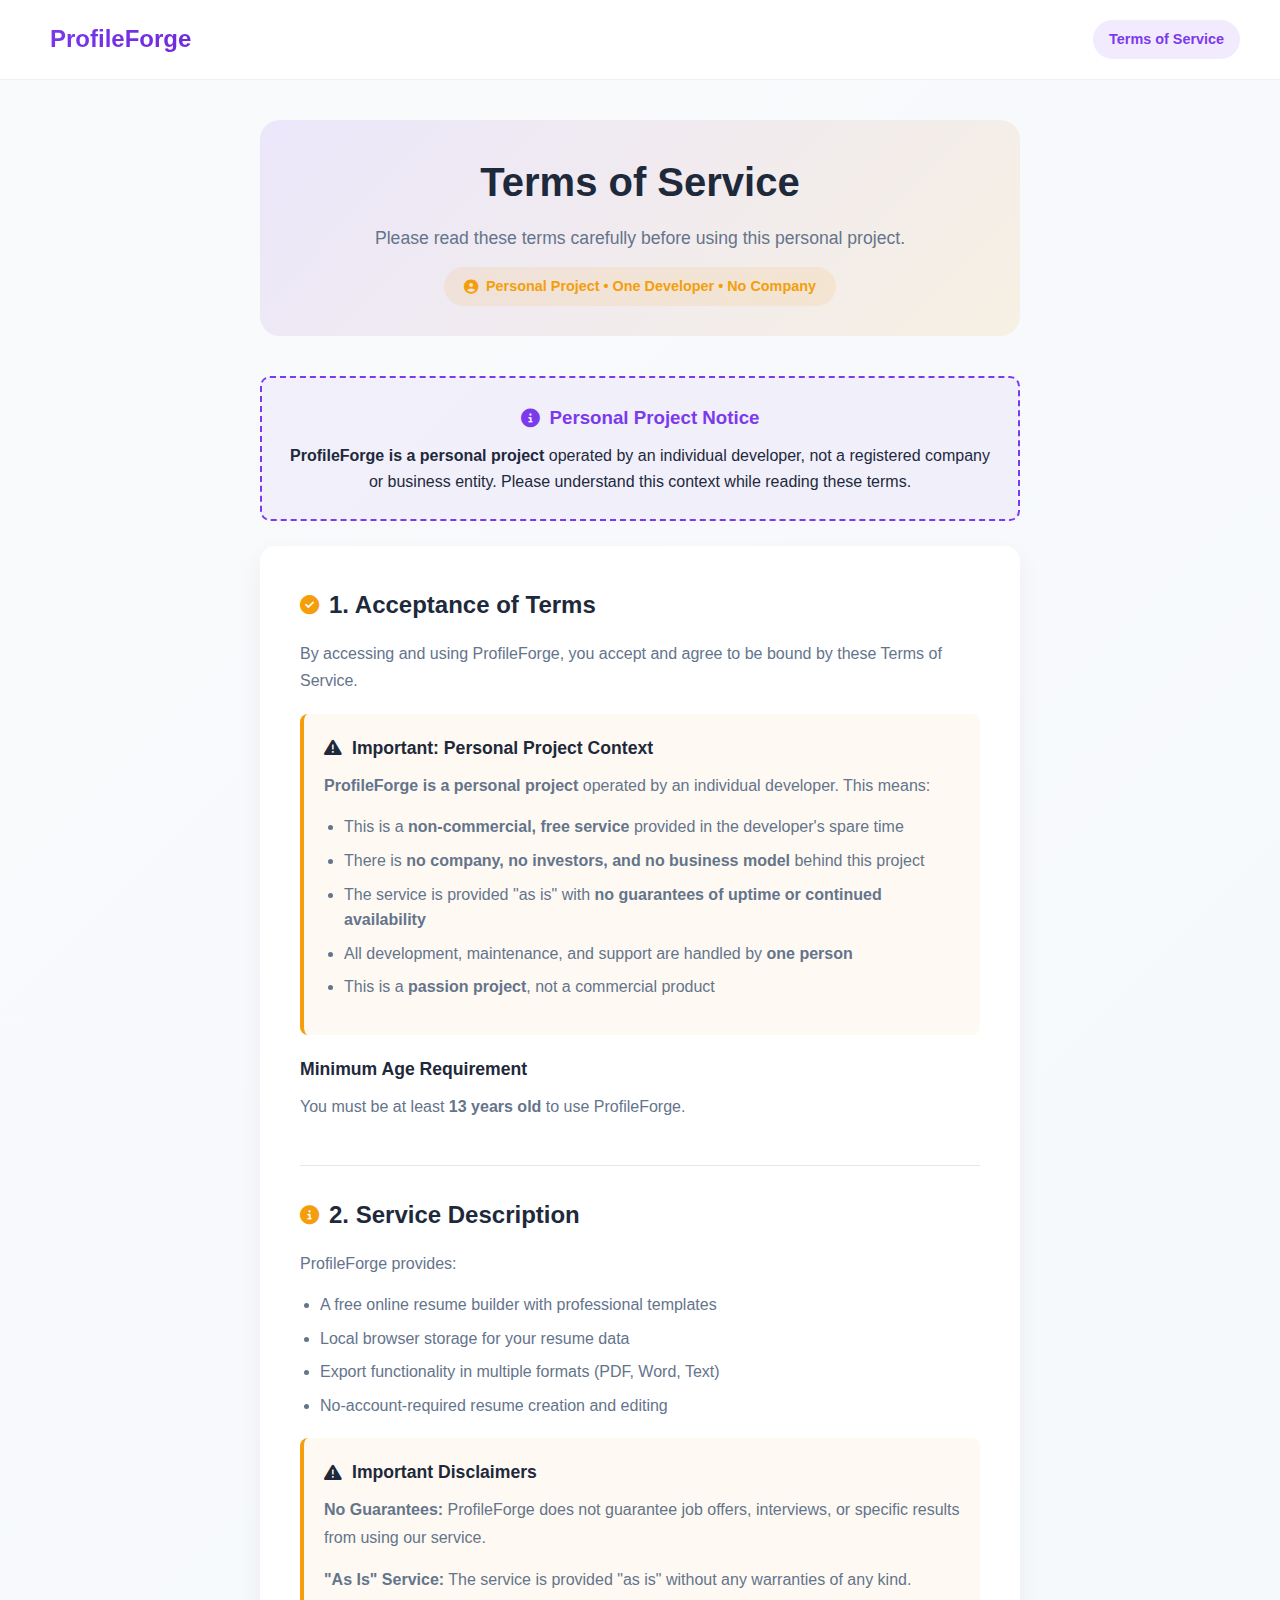
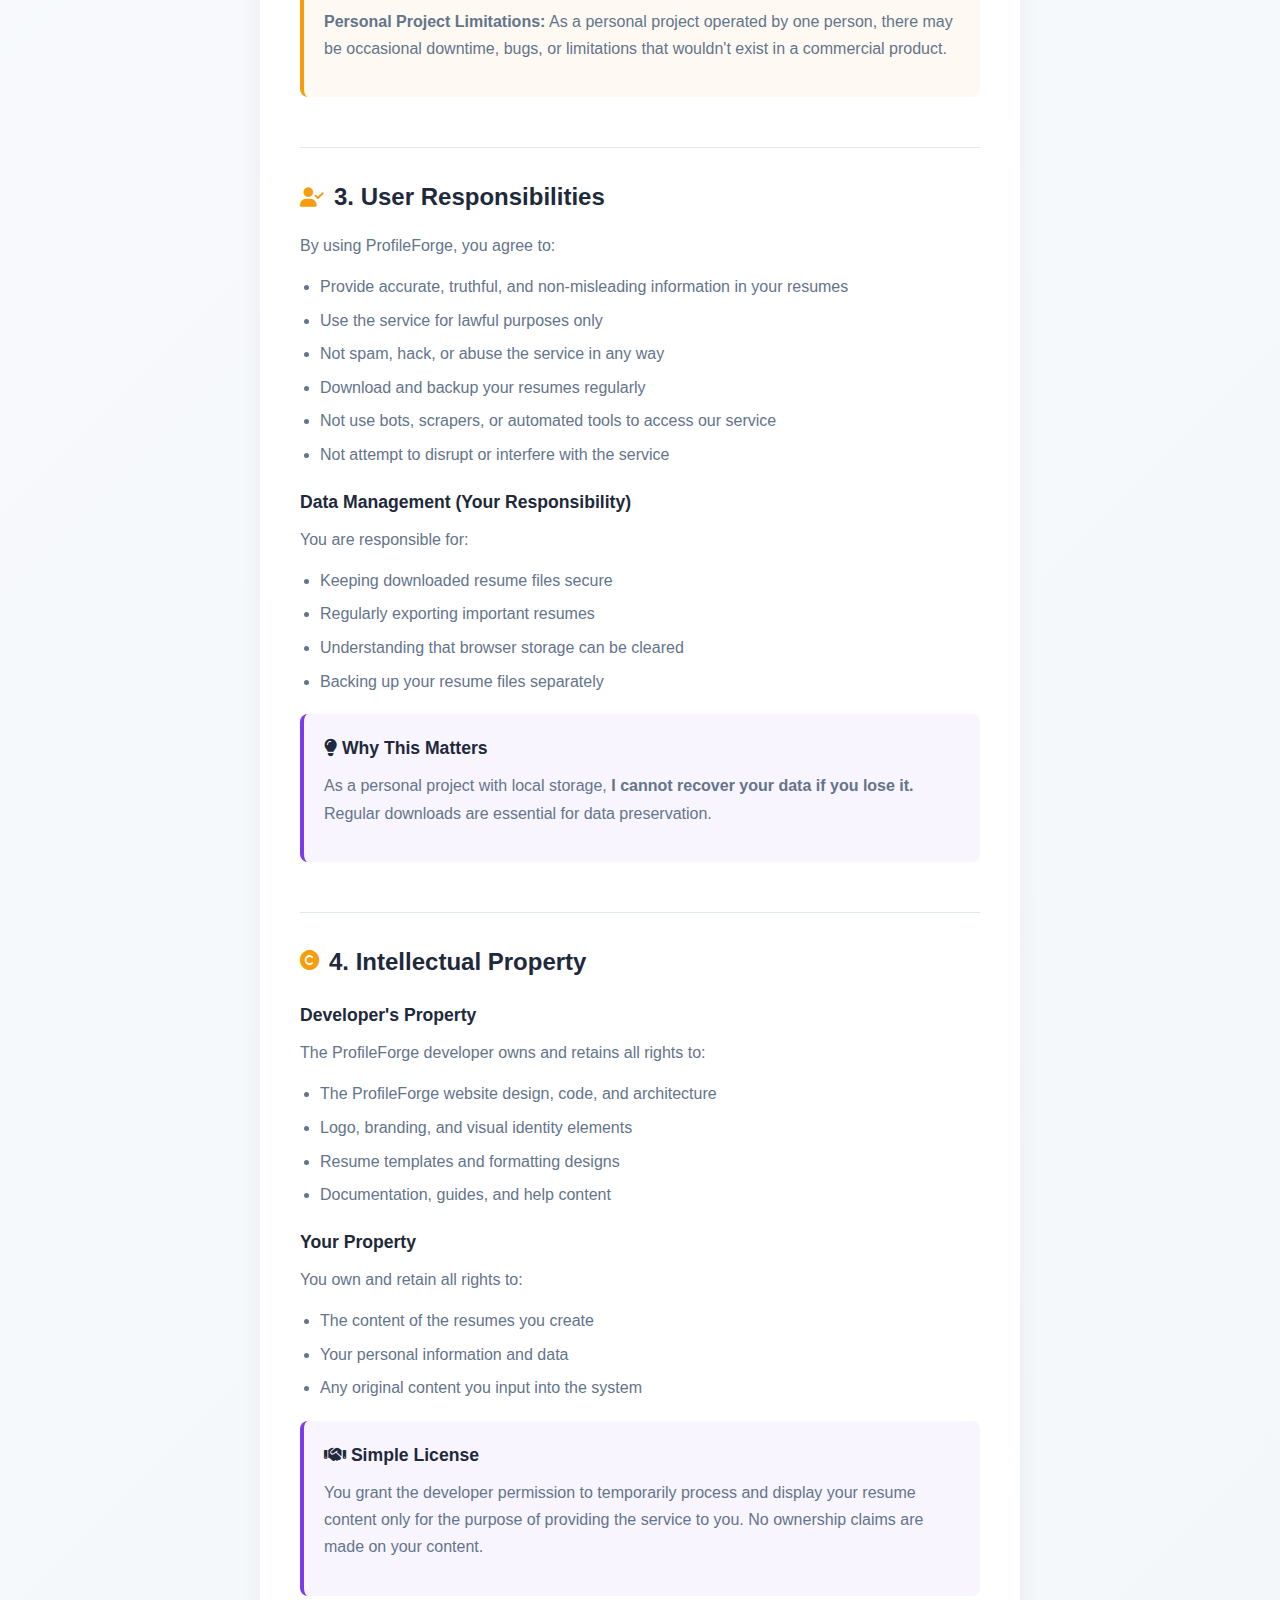
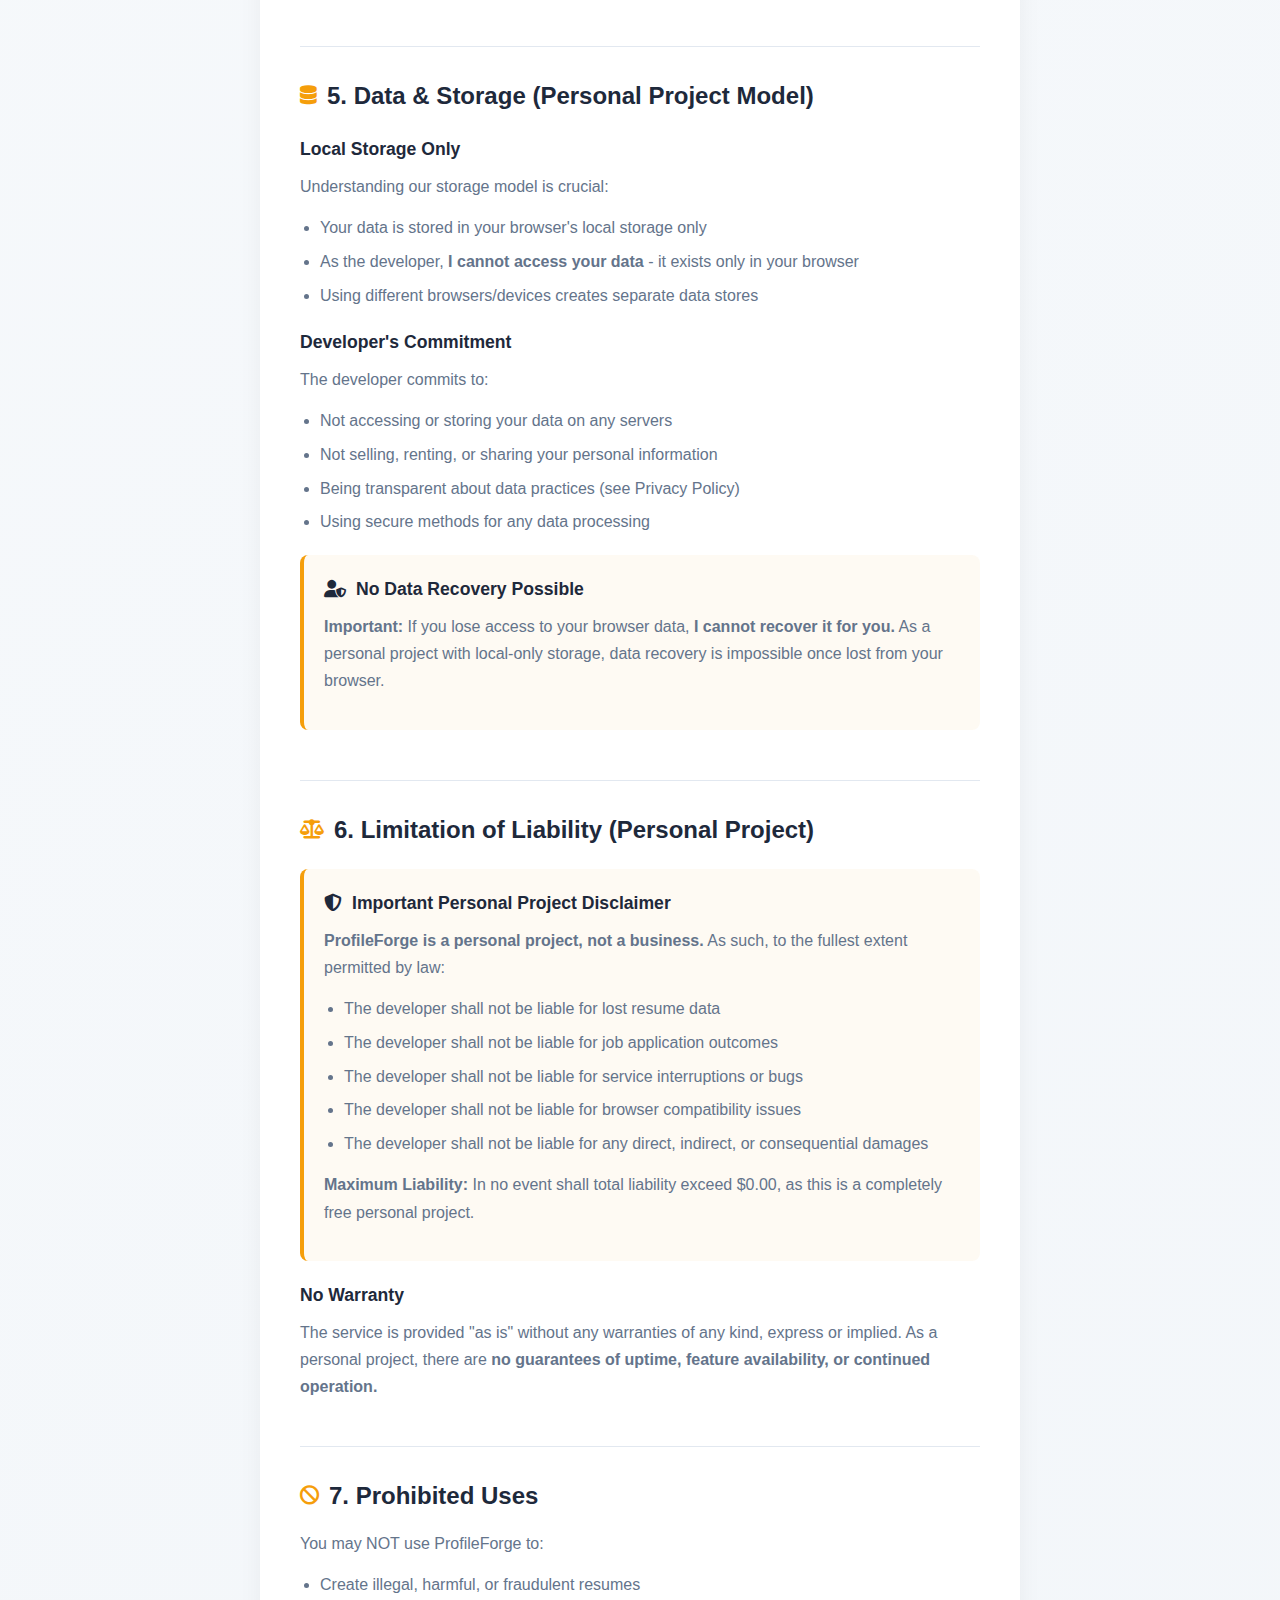
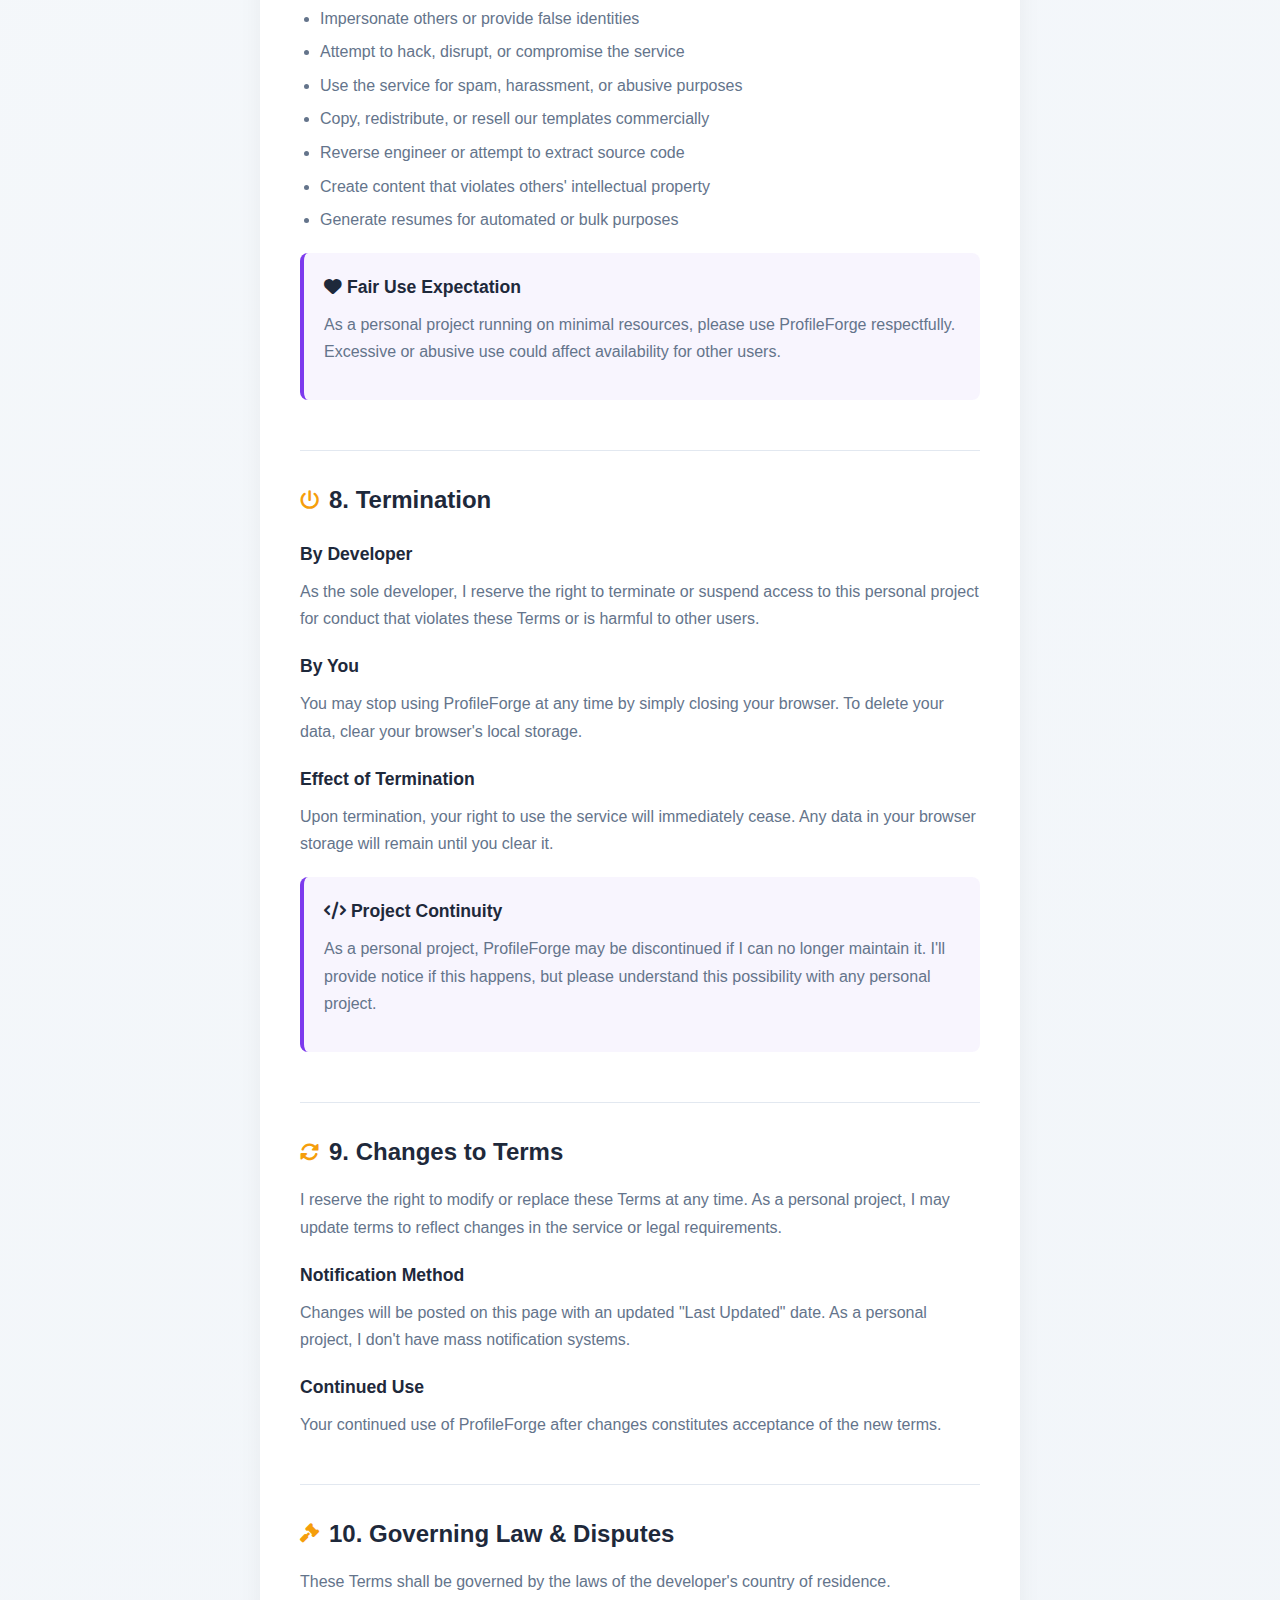
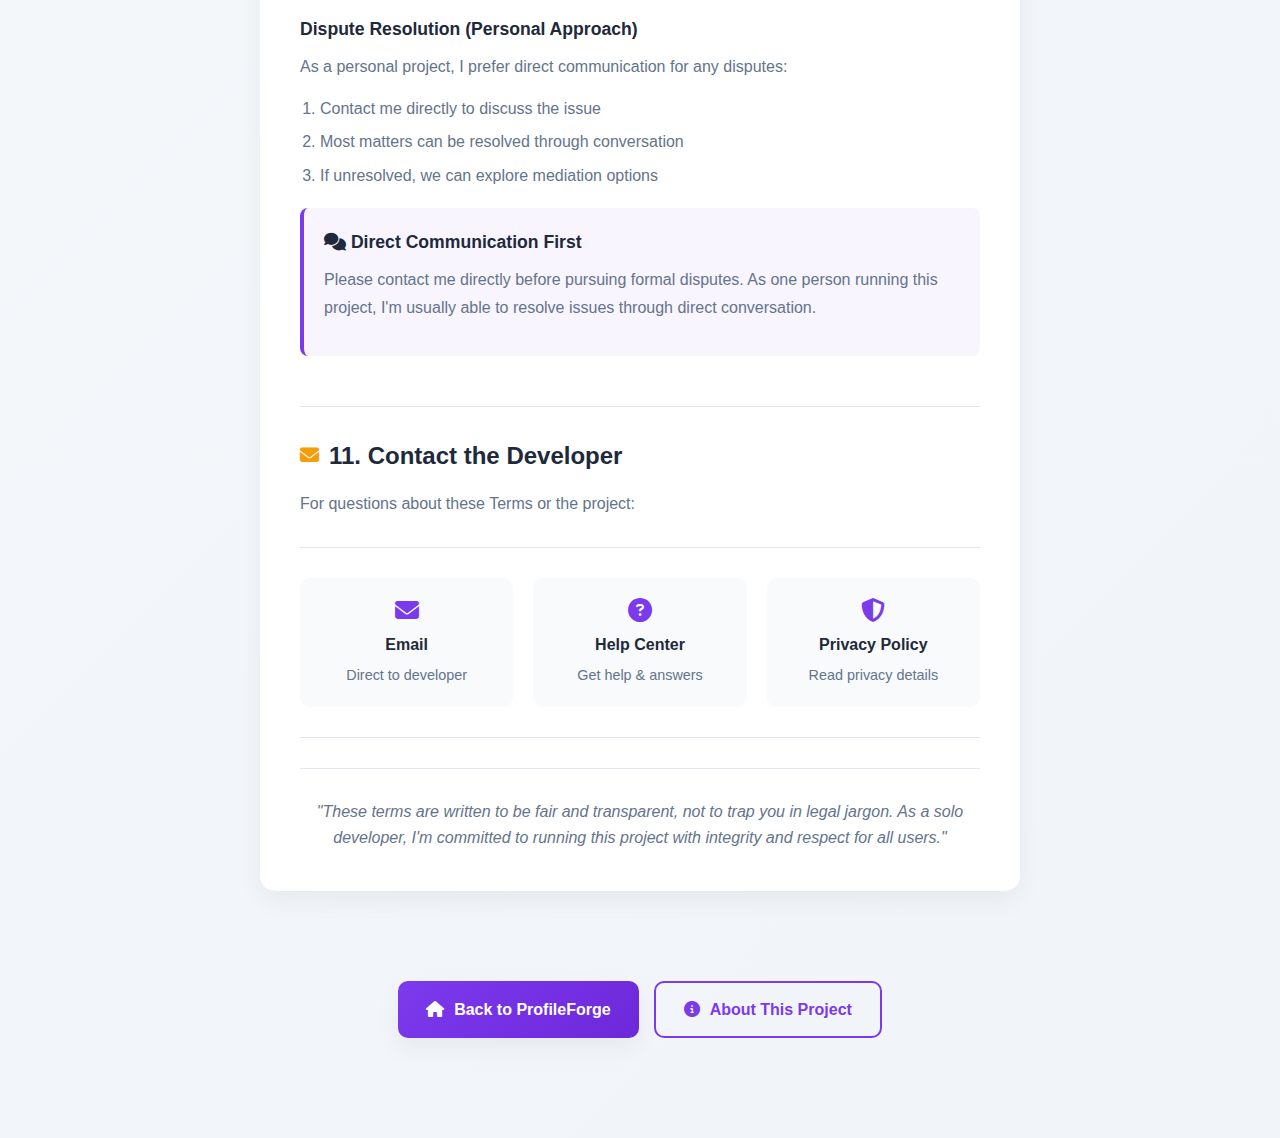
<file: terms.html>
<!DOCTYPE html>
<html lang="en">
<head>
    <meta charset="UTF-8">
    <meta name="viewport" content="width=device-width, initial-scale=1.0">
    <title>Terms of Service | ProfileForge - Personal Project</title>
    <link rel="stylesheet" href="shared.css">
    <link rel="stylesheet" href="https://cdnjs.cloudflare.com/ajax/libs/font-awesome/6.4.0/css/all.min.css">
    <style>
        .terms-container {
            max-width: 800px;
            margin: 40px auto;
            padding: 0 20px;
        }

        .terms-header {
            text-align: center;
            margin-bottom: 40px;
            padding: 30px;
            background: linear-gradient(135deg, rgba(124, 58, 237, 0.1) 0%, rgba(245, 158, 11, 0.1) 100%);
            border-radius: 20px;
        }

        .terms-header h1 {
            font-size: 2.5rem;
            color: var(--dark);
            margin-bottom: 10px;
            font-weight: 800;
        }

        .terms-header p {
            color: var(--gray);
            font-size: 1.1rem;
        }

        .personal-project-badge {
            display: inline-flex;
            align-items: center;
            gap: 8px;
            background: rgba(245, 158, 11, 0.1);
            color: var(--accent);
            padding: 8px 20px;
            border-radius: 50px;
            font-weight: 600;
            margin-top: 15px;
            font-size: 0.9rem;
        }

        .terms-content {
            background: white;
            border-radius: 15px;
            padding: 40px;
            box-shadow: var(--shadow);
            margin-bottom: 40px;
        }

        .terms-section {
            margin-bottom: 30px;
            padding-bottom: 30px;
            border-bottom: 1px solid var(--light-gray);
        }

        .terms-section:last-child {
            border-bottom: none;
            margin-bottom: 0;
            padding-bottom: 0;
        }

        .terms-section h2 {
            font-size: 1.5rem;
            color: var(--dark);
            margin-bottom: 15px;
            display: flex;
            align-items: center;
            gap: 10px;
        }

        .terms-section h2 i {
            color: var(--accent);
            font-size: 1.2rem;
        }

        .terms-section h3 {
            font-size: 1.1rem;
            color: var(--dark);
            margin: 20px 0 10px;
            font-weight: 600;
        }

        .terms-section p {
            color: var(--gray);
            line-height: 1.7;
            margin-bottom: 15px;
        }

        .terms-section ul, .terms-section ol {
            color: var(--gray);
            padding-left: 20px;
            margin-bottom: 15px;
        }

        .terms-section li {
            margin-bottom: 8px;
            line-height: 1.6;
        }

        .warning-box {
            background: rgba(245, 158, 11, 0.05);
            border-left: 4px solid var(--accent);
            padding: 20px;
            border-radius: 8px;
            margin: 20px 0;
        }

        .warning-box h4 {
            color: var(--dark);
            margin-bottom: 10px;
            font-size: 1.1rem;
            display: flex;
            align-items: center;
            gap: 10px;
        }

        .info-box {
            background: rgba(124, 58, 237, 0.05);
            border-left: 4px solid var(--primary);
            padding: 20px;
            border-radius: 8px;
            margin: 20px 0;
        }

        .info-box h4 {
            color: var(--dark);
            margin-bottom: 10px;
            font-size: 1.1rem;
        }

        .personal-notice {
            background: rgba(124, 58, 237, 0.05);
            border: 2px dashed var(--primary);
            padding: 25px;
            border-radius: 10px;
            margin: 25px 0;
            text-align: center;
        }

        .personal-notice h3 {
            color: var(--primary);
            margin-bottom: 10px;
            display: flex;
            align-items: center;
            justify-content: center;
            gap: 10px;
        }

        .contact-info {
            display: flex;
            flex-wrap: wrap;
            gap: 20px;
            margin-top: 30px;
            padding-top: 30px;
            border-top: 1px solid var(--light-gray);
        }

        .contact-method {
            flex: 1;
            min-width: 200px;
            background: var(--light);
            padding: 20px;
            border-radius: 10px;
            text-align: center;
            text-decoration: none;
            color: inherit;
            transition: all 0.3s;
            display: block;
        }

        .contact-method:hover {
            background: white;
            box-shadow: var(--shadow);
            transform: translateY(-3px);
            text-decoration: none;
            color: inherit;
        }

        .contact-method i {
            font-size: 1.5rem;
            color: var(--primary);
            margin-bottom: 10px;
            display: block;
        }

        .contact-method h4 {
            color: var(--dark);
            margin-bottom: 5px;
            font-size: 1rem;
        }

        .contact-method p {
            color: var(--gray);
            font-size: 0.9rem;
            margin: 0;
        }

        .back-to-home {
            text-align: center;
            margin-top: 30px;
            padding: 20px 0;
        }

        .personal-signature {
            text-align: center;
            margin-top: 30px;
            padding-top: 30px;
            border-top: 1px solid var(--light-gray);
            font-style: italic;
            color: var(--gray);
        }

        /* ===== FIXED BUTTON STYLES ===== */
        .terms-buttons {
            display: flex;
            gap: 15px;
            justify-content: center;
            flex-wrap: wrap;
            margin-top: 30px;
        }

        .terms-btn {
            padding: 14px 28px;
            border-radius: 10px;
            font-weight: 600;
            cursor: pointer;
            transition: all 0.3s cubic-bezier(0.4, 0, 0.2, 1);
            border: none;
            font-size: 16px;
            display: inline-flex;
            align-items: center;
            gap: 10px;
            text-decoration: none;
            justify-content: center;
            min-width: 200px;
        }

        .terms-btn-primary {
            background: linear-gradient(135deg, var(--primary) 0%, var(--primary-dark) 100%);
            color: white;
            box-shadow: var(--shadow);
        }

        .terms-btn-primary:hover {
            transform: translateY(-3px);
            box-shadow: var(--shadow-hover);
            color: white;
            text-decoration: none;
        }

        .terms-btn-secondary {
            background: transparent;
            border: 2px solid var(--primary);
            color: var(--primary);
        }

        .terms-btn-secondary:hover {
            background: rgba(124, 58, 237, 0.1);
            transform: translateY(-3px);
            color: var(--primary);
            text-decoration: none;
        }

        @media (max-width: 768px) {
            .terms-header h1 {
                font-size: 2rem;
            }
            
            .terms-content {
                padding: 25px;
            }
            
            .terms-section h2 {
                font-size: 1.3rem;
            }
            
            .contact-method {
                min-width: 100%;
            }
            
            .terms-btn {
                min-width: 100%;
                margin-bottom: 10px;
            }
            
            .terms-buttons {
                flex-direction: column;
                align-items: center;
            }
        }
    </style>
</head>
<body>
    <div class="header">
        <a href="index.html" class="logo">
            <i class="fas fa-sparkles"></i>
            <span>ProfileForge</span>
        </a>
        <div class="header-badge">Terms of Service</div>
    </div>

    <div class="terms-container">
        <!-- Header -->
        <div class="terms-header">
            <h1>Terms of Service</h1>
            <p>Please read these terms carefully before using this personal project.</p>
            <div class="personal-project-badge">
                <i class="fas fa-user-circle"></i>
                <span>Personal Project • One Developer • No Company</span>
            </div>
        </div>

        <!-- Personal Project Notice -->
        <div class="personal-notice">
            <h3><i class="fas fa-info-circle"></i> Personal Project Notice</h3>
            <p><strong>ProfileForge is a personal project</strong> operated by an individual developer, not a registered company or business entity. Please understand this context while reading these terms.</p>
        </div>

        <!-- Terms Content -->
        <div class="terms-content">
            <!-- Acceptance -->
            <div class="terms-section">
                <h2><i class="fas fa-check-circle"></i> 1. Acceptance of Terms</h2>
                <p>By accessing and using ProfileForge, you accept and agree to be bound by these Terms of Service.</p>
                
                <div class="warning-box">
                    <h4><i class="fas fa-exclamation-triangle"></i> Important: Personal Project Context</h4>
                    <p><strong>ProfileForge is a personal project</strong> operated by an individual developer. This means:</p>
                    <ul>
                        <li>This is a <strong>non-commercial, free service</strong> provided in the developer's spare time</li>
                        <li>There is <strong>no company, no investors, and no business model</strong> behind this project</li>
                        <li>The service is provided "as is" with <strong>no guarantees of uptime or continued availability</strong></li>
                        <li>All development, maintenance, and support are handled by <strong>one person</strong></li>
                        <li>This is a <strong>passion project</strong>, not a commercial product</li>
                    </ul>
                </div>
                
                <h3>Minimum Age Requirement</h3>
                <p>You must be at least <strong>13 years old</strong> to use ProfileForge.</p>
            </div>

            <!-- Service Description -->
            <div class="terms-section">
                <h2><i class="fas fa-info-circle"></i> 2. Service Description</h2>
                <p>ProfileForge provides:</p>
                <ul>
                    <li>A free online resume builder with professional templates</li>
                    <li>Local browser storage for your resume data</li>
                    <li>Export functionality in multiple formats (PDF, Word, Text)</li>
                    <li>No-account-required resume creation and editing</li>
                </ul>
                
                <div class="warning-box">
                    <h4><i class="fas fa-exclamation-triangle"></i> Important Disclaimers</h4>
                    <p><strong>No Guarantees:</strong> ProfileForge does not guarantee job offers, interviews, or specific results from using our service.</p>
                    <p><strong>"As Is" Service:</strong> The service is provided "as is" without any warranties of any kind.</p>
                    <p><strong>Personal Project Limitations:</strong> As a personal project operated by one person, there may be occasional downtime, bugs, or limitations that wouldn't exist in a commercial product.</p>
                </div>
            </div>

            <!-- User Responsibilities -->
            <div class="terms-section">
                <h2><i class="fas fa-user-check"></i> 3. User Responsibilities</h2>
                <p>By using ProfileForge, you agree to:</p>
                <ul>
                    <li>Provide accurate, truthful, and non-misleading information in your resumes</li>
                    <li>Use the service for lawful purposes only</li>
                    <li>Not spam, hack, or abuse the service in any way</li>
                    <li>Download and backup your resumes regularly</li>
                    <li>Not use bots, scrapers, or automated tools to access our service</li>
                    <li>Not attempt to disrupt or interfere with the service</li>
                </ul>
                
                <h3>Data Management (Your Responsibility)</h3>
                <p>You are responsible for:</p>
                <ul>
                    <li>Keeping downloaded resume files secure</li>
                    <li>Regularly exporting important resumes</li>
                    <li>Understanding that browser storage can be cleared</li>
                    <li>Backing up your resume files separately</li>
                </ul>
                
                <div class="info-box">
                    <h4><i class="fas fa-lightbulb"></i> Why This Matters</h4>
                    <p>As a personal project with local storage, <strong>I cannot recover your data if you lose it.</strong> Regular downloads are essential for data preservation.</p>
                </div>
            </div>

            <!-- Intellectual Property -->
            <div class="terms-section">
                <h2><i class="fas fa-copyright"></i> 4. Intellectual Property</h2>
                
                <h3>Developer's Property</h3>
                <p>The ProfileForge developer owns and retains all rights to:</p>
                <ul>
                    <li>The ProfileForge website design, code, and architecture</li>
                    <li>Logo, branding, and visual identity elements</li>
                    <li>Resume templates and formatting designs</li>
                    <li>Documentation, guides, and help content</li>
                </ul>
                
                <h3>Your Property</h3>
                <p>You own and retain all rights to:</p>
                <ul>
                    <li>The content of the resumes you create</li>
                    <li>Your personal information and data</li>
                    <li>Any original content you input into the system</li>
                </ul>
                
                <div class="info-box">
                    <h4><i class="fas fa-handshake"></i> Simple License</h4>
                    <p>You grant the developer permission to temporarily process and display your resume content only for the purpose of providing the service to you. No ownership claims are made on your content.</p>
                </div>
            </div>

            <!-- Data & Storage -->
            <div class="terms-section">
                <h2><i class="fas fa-database"></i> 5. Data & Storage (Personal Project Model)</h2>
                
                <h3>Local Storage Only</h3>
                <p>Understanding our storage model is crucial:</p>
                <ul>
                    <li>Your data is stored in your browser's local storage only</li>
                    <li>As the developer, <strong>I cannot access your data</strong> - it exists only in your browser</li>
                    <li>Using different browsers/devices creates separate data stores</li>
                </ul>
                
                <h3>Developer's Commitment</h3>
                <p>The developer commits to:</p>
                <ul>
                    <li>Not accessing or storing your data on any servers</li>
                    <li>Not selling, renting, or sharing your personal information</li>
                    <li>Being transparent about data practices (see Privacy Policy)</li>
                    <li>Using secure methods for any data processing</li>
                </ul>
                
                <div class="warning-box">
                    <h4><i class="fas fa-user-shield"></i> No Data Recovery Possible</h4>
                    <p><strong>Important:</strong> If you lose access to your browser data, <strong>I cannot recover it for you.</strong> As a personal project with local-only storage, data recovery is impossible once lost from your browser.</p>
                </div>
            </div>

            <!-- Limitation of Liability -->
            <div class="terms-section">
                <h2><i class="fas fa-balance-scale"></i> 6. Limitation of Liability (Personal Project)</h2>
                
                <div class="warning-box">
                    <h4><i class="fas fa-shield-alt"></i> Important Personal Project Disclaimer</h4>
                    <p><strong>ProfileForge is a personal project, not a business.</strong> As such, to the fullest extent permitted by law:</p>
                    <ul>
                        <li>The developer shall not be liable for lost resume data</li>
                        <li>The developer shall not be liable for job application outcomes</li>
                        <li>The developer shall not be liable for service interruptions or bugs</li>
                        <li>The developer shall not be liable for browser compatibility issues</li>
                        <li>The developer shall not be liable for any direct, indirect, or consequential damages</li>
                    </ul>
                    <p><strong>Maximum Liability:</strong> In no event shall total liability exceed $0.00, as this is a completely free personal project.</p>
                </div>
                
                <h3>No Warranty</h3>
                <p>The service is provided "as is" without any warranties of any kind, express or implied. As a personal project, there are <strong>no guarantees of uptime, feature availability, or continued operation.</strong></p>
            </div>

            <!-- Prohibited Uses -->
            <div class="terms-section">
                <h2><i class="fas fa-ban"></i> 7. Prohibited Uses</h2>
                <p>You may NOT use ProfileForge to:</p>
                <ul>
                    <li>Create illegal, harmful, or fraudulent resumes</li>
                    <li>Impersonate others or provide false identities</li>
                    <li>Attempt to hack, disrupt, or compromise the service</li>
                    <li>Use the service for spam, harassment, or abusive purposes</li>
                    <li>Copy, redistribute, or resell our templates commercially</li>
                    <li>Reverse engineer or attempt to extract source code</li>
                    <li>Create content that violates others' intellectual property</li>
                    <li>Generate resumes for automated or bulk purposes</li>
                </ul>
                
                <div class="info-box">
                    <h4><i class="fas fa-heart"></i> Fair Use Expectation</h4>
                    <p>As a personal project running on minimal resources, please use ProfileForge respectfully. Excessive or abusive use could affect availability for other users.</p>
                </div>
            </div>

            <!-- Termination -->
            <div class="terms-section">
                <h2><i class="fas fa-power-off"></i> 8. Termination</h2>
                
                <h3>By Developer</h3>
                <p>As the sole developer, I reserve the right to terminate or suspend access to this personal project for conduct that violates these Terms or is harmful to other users.</p>
                
                <h3>By You</h3>
                <p>You may stop using ProfileForge at any time by simply closing your browser. To delete your data, clear your browser's local storage.</p>
                
                <h3>Effect of Termination</h3>
                <p>Upon termination, your right to use the service will immediately cease. Any data in your browser storage will remain until you clear it.</p>
                
                <div class="info-box">
                    <h4><i class="fas fa-code"></i> Project Continuity</h4>
                    <p>As a personal project, ProfileForge may be discontinued if I can no longer maintain it. I'll provide notice if this happens, but please understand this possibility with any personal project.</p>
                </div>
            </div>

            <!-- Changes to Terms -->
            <div class="terms-section">
                <h2><i class="fas fa-sync-alt"></i> 9. Changes to Terms</h2>
                <p>I reserve the right to modify or replace these Terms at any time. As a personal project, I may update terms to reflect changes in the service or legal requirements.</p>
                
                <h3>Notification Method</h3>
                <p>Changes will be posted on this page with an updated "Last Updated" date. As a personal project, I don't have mass notification systems.</p>
                
                <h3>Continued Use</h3>
                <p>Your continued use of ProfileForge after changes constitutes acceptance of the new terms.</p>
            </div>

            <!-- Governing Law -->
            <div class="terms-section">
                <h2><i class="fas fa-gavel"></i> 10. Governing Law & Disputes</h2>
                <p>These Terms shall be governed by the laws of the developer's country of residence.</p>
                
                <h3>Dispute Resolution (Personal Approach)</h3>
                <p>As a personal project, I prefer direct communication for any disputes:</p>
                <ol>
                    <li>Contact me directly to discuss the issue</li>
                    <li>Most matters can be resolved through conversation</li>
                    <li>If unresolved, we can explore mediation options</li>
                </ol>
                
                <div class="info-box">
                    <h4><i class="fas fa-comments"></i> Direct Communication First</h4>
                    <p>Please contact me directly before pursuing formal disputes. As one person running this project, I'm usually able to resolve issues through direct conversation.</p>
                </div>
            </div>

            <!-- Contact Information -->
            <div class="terms-section">
                <h2><i class="fas fa-envelope"></i> 11. Contact the Developer</h2>
                <p>For questions about these Terms or the project:</p>
                
                <div class="contact-info">
                    <a href="mailto:emmaephraim2006@gmail.com" class="contact-method">
                        <i class="fas fa-envelope"></i>
                        <h4>Email</h4>
                        <p>Direct to developer</p>
                    </a>
                    
                    <a href="help.html" class="contact-method">
                        <i class="fas fa-question-circle"></i>
                        <h4>Help Center</h4>
                        <p>Get help & answers</p>
                    </a>
                    
                    <a href="privacy.html" class="contact-method">
                        <i class="fas fa-shield-alt"></i>
                        <h4>Privacy Policy</h4>
                        <p>Read privacy details</p>
                    </a>
                </div>
            </div>

            <!-- Personal Signature -->
            <div class="personal-signature">
                <p>"These terms are written to be fair and transparent, not to trap you in legal jargon. As a solo developer, I'm committed to running this project with integrity and respect for all users."</p>
            </div>
        </div>

        <!-- Fixed Buttons -->
        <div class="back-to-home">
            <div class="terms-buttons">
                <a href="index.html" class="terms-btn terms-btn-primary">
                    <i class="fas fa-home"></i> Back to ProfileForge
                </a>
                <a href="about.html" class="terms-btn terms-btn-secondary">
                    <i class="fas fa-info-circle"></i> About This Project
                </a>
            </div>
        </div>
    </div>

    <script>
        // Simple initialization
        document.addEventListener('DOMContentLoaded', function() {
            console.log('Terms of Service - Personal Project');
        });
    </script>
</body>
</html>
</file>
<file: shared.css>
/* shared-styles.css */
* {
    margin: 0;
    padding: 0;
    box-sizing: border-box;
    font-family: 'Inter', -apple-system, BlinkMacSystemFont, sans-serif;
}

:root {
    --primary: #7c3aed;
    --primary-dark: #6d28d9;
    --secondary: #10b981;
    --accent: #f59e0b;
    --dark: #1e293b;
    --light: #f8fafc;
    --gray: #64748b;
    --light-gray: #e2e8f0;
    --card-bg: #ffffff;
    --shadow: 0 10px 25px rgba(0, 0, 0, 0.05);
    --shadow-hover: 0 20px 40px rgba(0, 0, 0, 0.1);
}

body {
    background: linear-gradient(135deg, #f8fafc 0%, #f1f5f9 100%);
    color: var(--dark);
    line-height: 1.6;
    min-height: 100vh;
    padding-bottom: 40px;
}

/* Header */
.header {
    background: rgba(255, 255, 255, 0.98);
    padding: 20px 40px;
    display: flex;
    justify-content: space-between;
    align-items: center;
    border-bottom: 1px solid rgba(0, 0, 0, 0.05);
}

.logo {
    font-size: 24px;
    font-weight: 800;
    background: linear-gradient(135deg, var(--primary) 0%, var(--primary-dark) 100%);
    -webkit-background-clip: text;
    -webkit-text-fill-color: transparent;
    display: flex;
    align-items: center;
    gap: 10px;
    text-decoration: none;
}

.logo i {
    background: linear-gradient(135deg, var(--primary) 0%, var(--primary-dark) 100%);
    -webkit-background-clip: text;
    -webkit-text-fill-color: transparent;
}

.header-badge {
    background: rgba(124, 58, 237, 0.1);
    color: var(--primary);
    padding: 8px 16px;
    border-radius: 20px;
    font-weight: 600;
    font-size: 0.9rem;
}

/* Buttons */
.btn {
    padding: 12px 24px;
    border-radius: 10px;
    font-weight: 600;
    cursor: pointer;
    transition: all 0.3s cubic-bezier(0.4, 0, 0.2, 1);
    border: none;
    font-size: 16px;
    display: inline-flex;
    align-items: center;
    gap: 8px;
}

.btn-primary {
    background: linear-gradient(135deg, var(--primary) 0%, var(--primary-dark) 100%);
    color: white;
    box-shadow: var(--shadow);
}

.btn-primary:hover {
    transform: translateY(-2px);
    box-shadow: var(--shadow-hover);
}

.btn-secondary {
    background: transparent;
    border: 2px solid var(--primary);
    color: var(--primary);
}

.btn-secondary:hover {
    background: rgba(124, 58, 237, 0.1);
    transform: translateY(-2px);
}

/* Form elements */
.form-row {
    display: grid;
    grid-template-columns: 1fr 1fr;
    gap: 20px;
}

/* Skills */
.skills-container {
    display: flex;
    flex-wrap: wrap;
    gap: 10px;
    margin-bottom: 15px;
    min-height: 60px;
    padding: 10px;
    border: 1px solid var(--light-gray);
    border-radius: 10px;
    background: white;
}

.skill-tag {
    background: rgba(124, 58, 237, 0.1);
    color: var(--primary);
    padding: 6px 12px;
    border-radius: 20px;
    font-size: 0.9rem;
    display: flex;
    align-items: center;
    gap: 8px;
}

.skill-tag button {
    background: none;
    border: none;
    color: var(--primary);
    cursor: pointer;
    font-size: 1rem;
    display: flex;
    align-items: center;
    justify-content: center;
    width: 18px;
    height: 18px;
    border-radius: 50%;
}

.skill-tag button:hover {
    background: rgba(124, 58, 237, 0.2);
}

.skill-input {
    display: flex;
    gap: 10px;
}

.skill-input input {
    flex: 1;
}

/* Responsive */
@media (max-width: 768px) {
    .header {
        padding: 15px 20px;
        flex-direction: column;
        gap: 10px;
        text-align: center;
    }
    
    .form-row {
        grid-template-columns: 1fr;
        gap: 15px;
    }
    
    .btn {
        width: 100%;
        justify-content: center;
    }
}
</file>
